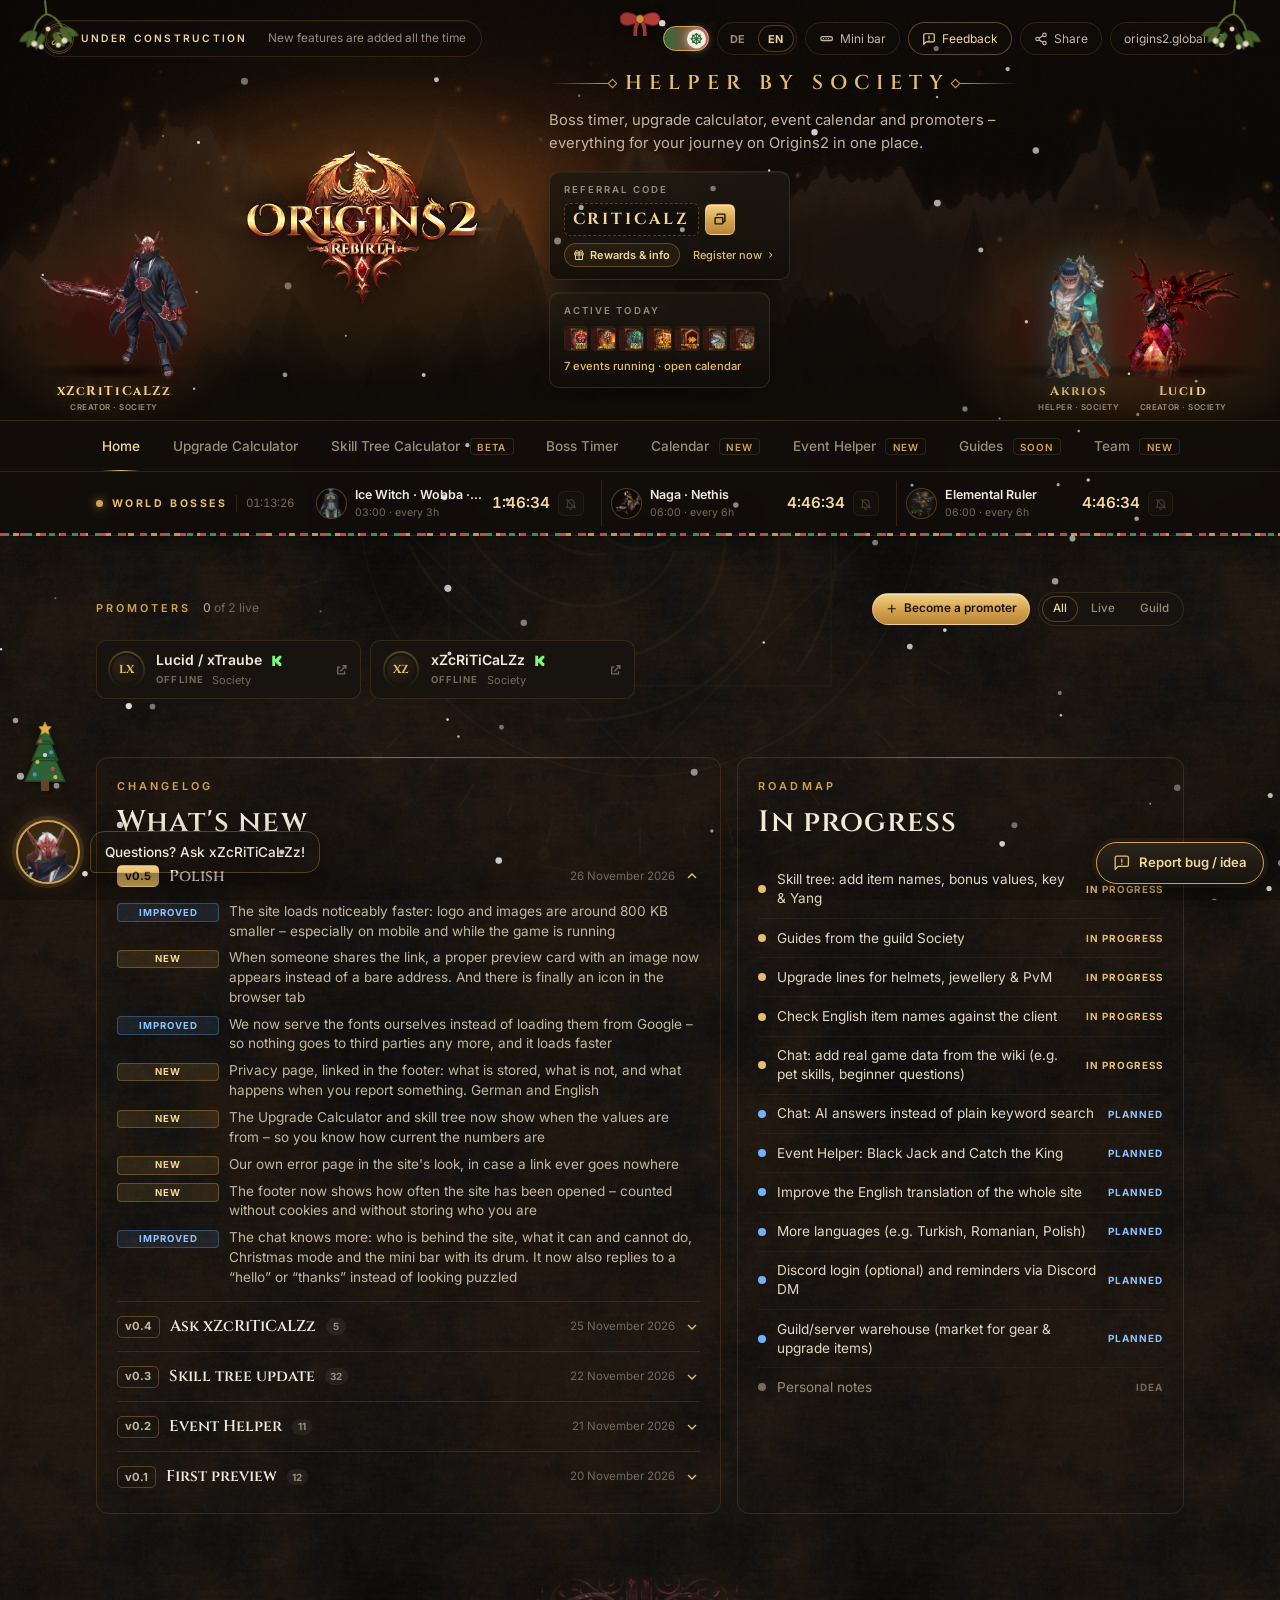
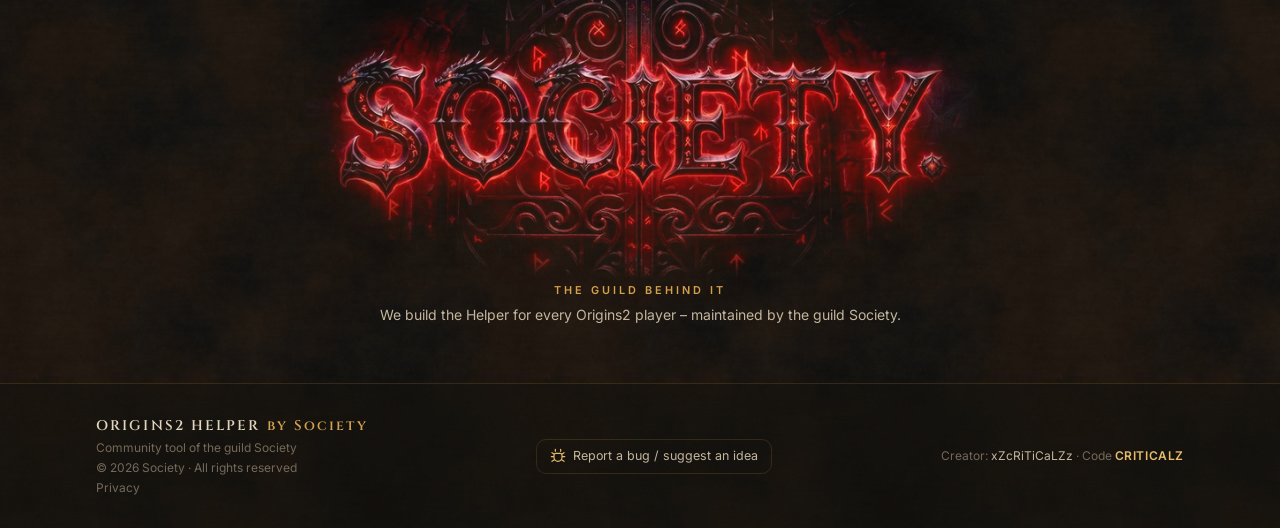
<file: index.html>
<!DOCTYPE html>
<html lang="de">
<head>
  <meta charset="utf-8">
  <meta name="viewport" content="width=device-width, initial-scale=1">
  <title>Origins2 Helper by Society</title>
  <meta name="description" content="Origins2 Helper by Society – Promoter, Upp-Kalkulator, Boss-Ticker und Eventkalender für Origins2.">
  <meta name="theme-color" content="#110d09">
  <link rel="canonical" href="https://society-origins2.github.io/origins2-helper/">

  <!-- Tab-Symbol -->
  <link rel="icon" href="assets/favicon-32.png?v=20261126-6" sizes="32x32" type="image/png">
  <link rel="icon" href="assets/favicon-16.png?v=20261126-6" sizes="16x16" type="image/png">
  <link rel="apple-touch-icon" href="assets/apple-touch-icon.png?v=20261126-6">

  <!-- Vorschaukarte in Discord & Co. (absolute Adressen nötig – bei eigener Domain hier anpassen) -->
  <meta property="og:type" content="website">
  <meta property="og:site_name" content="Origins2 Helper by Society">
  <meta property="og:title" content="Origins2 Helper by Society">
  <meta property="og:description" content="Kostenlose Browser-Tools für Origins2: Upp-Kalkulator, Skilltree, Boss-Timer, Eventkalender, Fischpuzzle und Mini-Fenster über dem Spiel. Deutsch & English.">
  <meta property="og:url" content="https://society-origins2.github.io/origins2-helper/">
  <meta property="og:image" content="https://society-origins2.github.io/origins2-helper/assets/vorschau.jpg">
  <meta property="og:image:width" content="1200">
  <meta property="og:image:height" content="630">
  <meta property="og:locale" content="de_DE">
  <meta property="og:locale:alternate" content="en_US">
  <meta name="twitter:card" content="summary_large_image">

  <link rel="stylesheet" href="css/fonts.css?v=20261126-6">

  <link rel="stylesheet" href="css/tailwind.css?v=20261126-6">
  <link rel="stylesheet" href="css/theme.css?v=20261126-6">
</head>
<body class="min-h-screen bg-ink-950 text-parch-100 font-sans antialiased">

  <!-- ===================== HERO ===================== -->
  <header class="hero relative overflow-hidden border-b border-gold-line">
    <div class="hero-bg" data-banner="assets/hero-bg.jpg" aria-hidden="true"></div>
    <div class="hero-shade" aria-hidden="true"></div>
    <canvas class="hero-embers" id="hero-embers" aria-hidden="true"></canvas>

    <!-- Top bar -->
    <div class="hero-top relative z-10 mx-auto flex max-w-6xl items-center justify-between gap-3 px-5 pt-5 sm:px-8">
      <!-- Hinweis: Seite befindet sich im Aufbau -->
      <div class="wip-sign" role="note">
        <span class="wip-sign-ico" aria-hidden="true">
          <svg viewBox="0 0 24 24" fill="none" stroke="currentColor" stroke-width="1.6" stroke-linecap="round" stroke-linejoin="round">
            <path d="m14 12-8.6 8.6a2.1 2.1 0 0 1-3-3L11 9"/>
            <path d="M17.6 15 22 10.6"/>
            <path d="m20.9 11.7-1.2-1.2a3.2 3.2 0 0 1-1-2.3v-.8l-2.7-2.7a5.6 5.6 0 0 0-3.9-1.6H9l.9.8A6.2 6.2 0 0 1 12 8.4V10l2 2h2.5l2.3 1.9"/>
          </svg>
        </span>
        <span class="wip-sign-title" data-i18n="wipSign.title">Im Aufbau</span>
        <span class="wip-sign-short" data-i18n="wipSign.short">Im Aufbau</span>
        <span class="wip-sign-sep" aria-hidden="true"></span>
        <span class="wip-sign-text" data-i18n="wipSign.text">Es kommen laufend neue Funktionen dazu</span>
      </div>
      <div class="flex items-center gap-2">
        <button type="button" class="xmas-toggle" role="switch" aria-checked="false" data-xmas-toggle data-i18n-attr="title:xmas.toggle;aria-label:xmas.toggle" title="Weihnachtsmodus">
          <span class="xmas-track"><span class="xmas-knob">
            <svg viewBox="0 0 24 24" fill="none" stroke="currentColor" stroke-width="2" stroke-linecap="round" aria-hidden="true"><path d="M12 2v20M12 2 9 5M12 2l3 3M12 22l-3-3M12 22l3-3M2 12h20M2 12l3-3M2 12l3 3M22 12l-3-3M22 12l-3 3M4.9 4.9l14.2 14.2M4.9 4.9l4.1.3M4.9 4.9l.3 4.1M19.1 19.1l-4.1-.3M19.1 19.1l-.3-4.1M19.1 4.9L4.9 19.1M19.1 4.9l-4.1.3M19.1 4.9l-.3 4.1M4.9 19.1l4.1-.3M4.9 19.1l.3-4.1"/></svg>
          </span></span>
        </button>
        <div class="lang-switch" role="group" data-i18n-attr="aria-label:lang.label">
          <button type="button" data-lang="de">DE</button>
          <button type="button" data-lang="en">EN</button>
        </div>
        <button type="button" class="btn-ghost text-xs fp-popout" id="dock-popout" data-i18n-attr="title:dock.openTitle" title="Kleine Leiste, die über dem Spiel schwebt – von dort öffnest du alle Mini-Fenster">
          <svg class="h-3.5 w-3.5" viewBox="0 0 24 24" fill="none" stroke="currentColor" stroke-width="2" stroke-linecap="round" stroke-linejoin="round" aria-hidden="true"><rect x="3" y="9" width="18" height="6" rx="2"/><path d="M7 12h.01M11 12h.01M15 12h.01"/></svg>
          <span data-i18n="dock.open">Mini-Leiste</span>
        </button>
        <button type="button" class="btn-ghost text-xs fb-head-btn hide-xs" data-open-feedback data-i18n-attr="title:fb.open" title="Bug melden / Idee vorschlagen">
          <svg class="h-3.5 w-3.5" viewBox="0 0 24 24" fill="none" stroke="currentColor" stroke-width="2" stroke-linecap="round" stroke-linejoin="round" aria-hidden="true"><path d="M21 15a2 2 0 0 1-2 2H7l-4 4V5a2 2 0 0 1 2-2h14a2 2 0 0 1 2 2Z"/><path d="M12 7v4M12 14h.01"/></svg>
          <span data-i18n="fb.short">Feedback</span>
        </button>
        <button type="button" class="btn-ghost text-xs" id="share-site">
          <svg class="h-3.5 w-3.5" viewBox="0 0 24 24" fill="none" stroke="currentColor" stroke-width="2" aria-hidden="true"><circle cx="18" cy="5" r="3"/><circle cx="6" cy="12" r="3"/><circle cx="18" cy="19" r="3"/><path d="m8.6 13.5 6.8 4M15.4 6.5l-6.8 4"/></svg>
          <span data-i18n="share.btn">Teilen</span>
        </button>
        <a href="https://origins2.global" class="btn-ghost text-xs hide-xs">
          origins2.global
          <svg class="h-3.5 w-3.5" viewBox="0 0 20 20" fill="currentColor" aria-hidden="true"><path d="M11 3h6v6h-2V6.4l-6.3 6.3-1.4-1.4L13.6 5H11V3zM5 5h3v2H5v8h8v-3h2v5H3V5h2z"/></svg>
        </a>
      </div>
    </div>

    <!-- Hero content -->
    <div class="hero-inner relative z-10 mx-auto max-w-6xl px-5 pb-7 pt-3 sm:px-8 sm:pb-8">
      <div class="hero-crew hero-crew-left">
      <a class="hero-creator" href="https://discord.com/users/432306996344258560" target="_blank" rel="noopener" data-i18n-attr="title:creator.discord" title="Auf Discord schreiben">
        <span class="hc-hint">
          <svg viewBox="0 0 24 24" fill="currentColor" aria-hidden="true"><path d="M20.3 4.4A19.6 19.6 0 0 0 15.4 3l-.6 1.3a18 18 0 0 0-5.6 0L8.6 3a19.5 19.5 0 0 0-4.9 1.4C.6 9 0 13.6.3 18.1A19.8 19.8 0 0 0 6.3 21l1.3-2a12.6 12.6 0 0 1-2-1l.5-.4a14 14 0 0 0 11.8 0l.5.4c-.6.4-1.3.7-2 1l1.3 2a19.7 19.7 0 0 0 6-3c.4-5.2-.7-9.8-3.4-13.6ZM8.7 15.3c-1.2 0-2.1-1-2.1-2.3s.9-2.3 2.1-2.3 2.2 1 2.1 2.3c0 1.3-.9 2.3-2.1 2.3Zm6.6 0c-1.2 0-2.1-1-2.1-2.3s.9-2.3 2.1-2.3 2.2 1 2.1 2.3c0 1.3-.9 2.3-2.1 2.3Z"/></svg>
          <span data-i18n="creator.discord">Auf Discord schreiben</span>
        </span>
        <img src="assets/creator.webp" alt="Charakter von xZcRiTiCaLZz">
        <span class="hc-cap"><span class="hc-name">xZcRiTiCaLZz</span><span class="hc-role" data-i18n="creator.role">Creator · Society</span></span>
      </a>
      </div>
      <div class="hero-crew hero-crew-right">
      <div class="hero-creator hc-3">
        <img src="assets/team/akrios.png" alt="Charakter von Akrios">
        <span class="hc-cap"><span class="hc-name">Akrios</span><span class="hc-role" data-i18n="creator.helperRole">Helper · Society</span></span>
      </div>
      <a class="hero-creator hc-2" href="https://kick.com/drtraube" target="_blank" rel="noopener" data-i18n-attr="title:creator.kick" title="Zum Kick-Kanal">
        <span class="hc-hint hc-hint-kick"><span data-i18n="creator.kick">Zum Kick-Kanal</span></span>
        <img src="assets/team/lucid.png" alt="Charakter von Lucid / xTraube">
        <span class="hc-cap"><span class="hc-name">Lucid</span><span class="hc-role" data-i18n="creator.role">Creator · Society</span></span>
      </a>

      </div>
      <div class="hero-grid">
        <div class="hero-logo-wrap">
          <a href="https://origins2.global" class="hero-logo-link" data-i18n-attr="title:hero.logoLink;aria-label:hero.logoLink" title="Zur Origins2-Webseite">
            <img src="assets/origins2-logo.webp" alt="Origins2 Rebirth" class="hero-logo" data-fallback="origins2">
          </a>
        </div>

        <div class="hero-text">
          <div class="hero-title-row">
            <span class="ornament-line"></span>
            <p class="font-display text-sm font-semibold uppercase tracking-[0.35em] text-gold-300 hero-kick">Helper by Society</p>
            <span class="ornament-line flip"></span>
          </div>
          <p class="hero-tagline" data-i18n="hero.tagline">Boss-Timer, Upp-Kalkulator, Eventkalender und Promoter – alles für deinen Weg auf Origins2 an einem Ort.</p>

          <div class="hero-cards">
            <div class="ref-mini">
              <p class="ref-mini-label" data-i18n="ref.label">Referral-Code</p>
              <div class="mt-1.5 flex items-center gap-1.5">
                <span class="ref-mini-code font-display" id="ref-code">CRITICALZ</span>
                <button type="button" class="ref-mini-btn" id="copy-ref" data-copy="CRITICALZ" aria-label="Code kopieren" title="Code kopieren" data-i18n-attr="aria-label:ref.copy;title:ref.copy">
                  <svg class="h-3.5 w-3.5" viewBox="0 0 20 20" fill="currentColor" aria-hidden="true"><path d="M7 2h9a2 2 0 0 1 2 2v9a2 2 0 0 1-2 2h-1v-2h1V4H7v1H5V4a2 2 0 0 1 2-2zM4 7h9a2 2 0 0 1 2 2v7a2 2 0 0 1-2 2H4a2 2 0 0 1-2-2V9a2 2 0 0 1 2-2zm0 2v7h9V9H4z"/></svg>
                  <span data-label class="sr-only">Kopieren</span>
                </button>
              </div>
              <div class="ref-links">
                <button type="button" class="ref-info-btn" data-open-ref>
                  <svg viewBox="0 0 24 24" fill="none" stroke="currentColor" stroke-width="2" stroke-linecap="round" stroke-linejoin="round" aria-hidden="true"><rect x="3" y="8" width="18" height="4" rx="1"/><path d="M12 8v13M19 12v9H5v-9M7.5 8a2.5 2.5 0 0 1 0-5C11 3 12 8 12 8s1-5 4.5-5a2.5 2.5 0 0 1 0 5"/></svg>
                  <span data-i18n="ri.open">Vorteile &amp; Infos</span>
                </button>
                <a href="https://origins2.global/users/register#content-wrap" class="inline-flex items-center gap-1 text-[11px] font-medium text-gold-300 hover:text-gold-200">
                  <span data-i18n="ref.register">Jetzt registrieren</span>
                  <svg class="h-2.5 w-2.5" viewBox="0 0 20 20" fill="currentColor" aria-hidden="true"><path d="M7.3 4.3 13 10l-5.7 5.7-1.4-1.4L10.2 10 5.9 5.7z"/></svg>
                </a>
              </div>
            </div>

            <a href="#kalender" class="today-card" id="today-card">
              <p class="ref-mini-label" data-i18n="today.title">Heute aktiv</p>
              <div class="today-icons" id="today-icons"></div>
              <p class="today-more" id="today-more"></p>
            </a>
          </div>
        </div>
      </div>
    </div>

  </header>

  <!-- ===================== TABS + LIVE-LEISTE (bleiben oben stehen) ===================== -->
  <div class="topbar">
    <nav class="tabs-bar" aria-label="Bereiche" data-i18n-attr="aria-label:nav.label">
      <div class="mx-auto flex max-w-6xl gap-1 overflow-x-auto px-3 sm:px-6 no-scrollbar" role="tablist">
        <a class="tab" href="#uebersicht" data-tab="uebersicht" data-i18n="tab.overview">Home</a>
        <a class="tab" href="#upp-rechner" data-tab="upp-rechner" data-i18n="tab.upp">Upp-Kalkulator</a>
        <a class="tab" href="#skilltree" data-tab="skilltree"><span data-i18n="tab.skill">Skilltree-Kalkulator</span> <em data-i18n="beta">Beta</em></a>
        <a class="tab" href="#bosse" data-tab="bosse" data-i18n="tab.bosses">Boss-Timer</a>
        <a class="tab" href="#kalender" data-tab="kalender"><span data-i18n="tab.calendar">Kalender</span> <em data-i18n="new">Neu</em></a>
        <a class="tab" href="#event-helper" data-tab="event-helper"><span data-i18n="tab.games">Event-Helper</span> <em data-i18n="new">Neu</em></a>
        <a class="tab" href="#guides" data-tab="guides"><span data-i18n="tab.guides">Guides</span> <em data-i18n="soon">Bald</em></a>
        <a class="tab" href="#team" data-tab="team"><span data-i18n="tab.team">Team</span> <em data-i18n="new">Neu</em></a>
      </div>
    </nav>

    <div class="ticker" role="region" aria-label="Nächste Weltbosse" data-i18n-attr="aria-label:ticker.label">
    <div class="mx-auto flex max-w-6xl items-center gap-3 px-5 sm:px-8">
      <div class="ticker-head">
        <span class="ticker-dot" aria-hidden="true"></span>
        <span class="ticker-title" data-i18n="ticker.title">Weltbosse</span>
        <span class="ticker-clock tabular-nums" title="Aktuelle Serverzeit" data-i18n-attr="title:ticker.clock"><span id="server-clock">--:--:--</span></span>
      </div>
      <div id="ticker-list" class="ticker-list no-scrollbar"></div>
    </div>
  </div>
  </div>

  <!-- ===================== MAIN ===================== -->
  <main class="mx-auto max-w-6xl px-5 py-10 sm:px-8 sm:py-14">

    <!-- ========== VIEW: Übersicht ========== -->
    <div class="view" data-view="uebersicht">

    <!-- Promoter -->
    <section aria-labelledby="promoter-title">
      <div class="flex flex-wrap items-center justify-between gap-3">
        <div class="flex items-baseline gap-3">
          <h2 id="promoter-title" class="eyebrow" data-i18n="promoter.title">Promoter</h2>
          <p class="text-xs text-parch-500" id="live-line"></p>
        </div>
        <div class="flex flex-wrap items-center gap-2">
        <button type="button" class="btn-apply" data-open-apply>
          <svg viewBox="0 0 24 24" fill="none" stroke="currentColor" stroke-width="2" aria-hidden="true"><path d="M12 5v14M5 12h14"/></svg>
          <span data-i18n="apply.open">Promoter werden</span>
        </button>
        <div class="chips chips-sm" role="tablist" aria-label="Filter" id="promoter-filter">
          <button type="button" class="chip is-active" data-filter="all" data-i18n="filter.all">Alle</button>
          <button type="button" class="chip" data-filter="live" data-i18n="filter.live">Live</button>
          <button type="button" class="chip" data-filter="guild" data-i18n="filter.guild">Gilde</button>
        </div>
        </div>
      </div>

      <div id="promoter-list" class="promoter-strip mt-3 no-scrollbar"></div>
      <p id="promoter-empty" class="mt-3 hidden rounded-lg border border-gold-line bg-ink-900 px-4 py-3 text-center text-xs text-parch-400" data-i18n="promoter.empty">Gerade ist niemand aus dieser Gruppe live.</p>
    </section>

    <!-- Neuigkeiten & In Arbeit -->
    <section class="mt-14 grid gap-4 lg:grid-cols-[1.4fr_1fr]" aria-label="Changelog">
      <div class="panel p-5">
        <p class="eyebrow" data-i18n="cl.eyebrow">Changelog</p>
        <h2 class="section-title" data-i18n="cl.title">Neuigkeiten</h2>
        <ol id="changelog-list" class="cl-list mt-4"></ol>
      </div>
      <div class="panel p-5">
        <p class="eyebrow" data-i18n="rm.eyebrow">Roadmap</p>
        <h2 class="section-title" data-i18n="rm.title">In Arbeit</h2>
        <ul id="roadmap-list" class="rm-list mt-4"></ul>
      </div>
    </section>

    <!-- Gilde -->
    <section class="guild-free mt-16" aria-labelledby="guild-title">
      <img src="assets/society-logo.webp" alt="Gilde Society" class="guild-logo" loading="lazy" data-i18n-attr="alt:guild.alt">
      <h2 id="guild-title" class="eyebrow mt-1" data-i18n="guild.eyebrow">Die Gilde dahinter</h2>
      <p class="mt-1.5 text-sm leading-relaxed text-parch-300" data-i18n="guild.text">Wir bauen den Helper für alle Origins2-Spieler – gepflegt von der Gilde Society.</p>
    </section>
    </div>

    <!-- ========== VIEW: Boss-Timer ========== -->
    <div class="view" data-view="bosse" hidden>
    <!-- Boss-Timer -->
    <section aria-labelledby="boss-title">
      <div class="flex flex-wrap items-end justify-between gap-3">
        <div>
          <p class="eyebrow" data-i18n="boss.eyebrow">Live-Countdown</p>
          <h2 id="boss-title" class="section-title" data-i18n="boss.title">Boss-Timer</h2>
        </div>
        <div class="upp-title-side">
          <p class="text-xs text-parch-500" data-i18n-html="boss.note">Alle Zeiten in Serverzeit · <span class="text-parch-300">Glocke</span> = Ton 5 Min vorher und beim Spawn</p>
          <!-- nur am PC: alle Bosse als schmale Leiste über dem Spiel -->
          <button type="button" id="boss-popout" class="btn-ghost-sq fp-popout" data-i18n-attr="title:boss.popoutTitle" title="Alle Bosse als schmale Leiste über dem Spiel">
            <svg viewBox="0 0 24 24" fill="none" stroke="currentColor" stroke-width="1.8" stroke-linecap="round" stroke-linejoin="round" aria-hidden="true"><rect x="3" y="4" width="18" height="14" rx="2"/><rect x="5.5" y="12.5" width="13" height="3.5" rx="1" fill="currentColor" fill-opacity=".25"/></svg>
            <span data-i18n="fp.popout">Mini-Fenster</span>
          </button>
        </div>
      </div>

      <h3 class="sub-title mt-6" data-i18n="boss.world">Weltbosse</h3>
      <div id="boss-world" class="mt-3 grid gap-4 md:grid-cols-3"></div>

      <h3 class="sub-title mt-8" data-i18n="boss.map">Map-Bosse</h3>
      <div id="boss-map" class="mt-3 grid gap-4 sm:grid-cols-2 lg:grid-cols-4"></div>
    </section>

    </div>

    <!-- ========== VIEW: Upp-Kalkulator ========== -->
    <div class="view" data-view="upp-rechner" hidden>
      <section aria-labelledby="upp-title">
        <div class="flex flex-wrap items-end justify-between gap-3">
          <div>
            <p class="eyebrow" data-i18n="upp.eyebrow">Materialrechner</p>
            <h2 id="upp-title" class="section-title" data-i18n="upp.title">Upp-Kalkulator</h2>
          </div>
          <div class="upp-title-side">
            <p class="text-xs text-parch-500" data-i18n="upp.note">Simulation mit 10.000 Durchläufen · Werte aus dem Ingame-Wiki</p>
            <!-- nur am PC: Rechner als kleines Fenster über dem Spiel -->
            <button type="button" id="upp-popout" class="btn-ghost-sq fp-popout" data-i18n-attr="title:upp.popoutTitle" title="Als kleines Fenster öffnen, das über dem Spiel schwebt">
              <svg viewBox="0 0 24 24" fill="none" stroke="currentColor" stroke-width="1.8" stroke-linecap="round" stroke-linejoin="round" aria-hidden="true"><rect x="3" y="4" width="18" height="14" rx="2"/><rect x="11.5" y="10" width="7" height="5.5" rx="1" fill="currentColor" fill-opacity=".25"/></svg>
              <span data-i18n="fp.popout">Mini-Fenster</span>
            </button>
          </div>
        </div>

        <!-- Eingaben -->
        <div class="panel mt-6 p-4 sm:p-5">
          <div class="upp-filters">
            <div class="uf-row">
              <span class="field-label" data-i18n="upp.cat">Kategorie</span>
              <div class="seg seg-cat" role="radiogroup" data-i18n-attr="aria-label:upp.cat">
                <label><input type="radio" name="upp-cat" value="pvp" checked><span>PvP</span></label>
                <label><input type="radio" name="upp-cat" value="pvm"><span>PvM</span></label>
              </div>
            </div>
            <div class="uf-row">
              <span class="field-label" data-i18n="upp.slot">Ausrüstung</span>
              <div class="chips chips-sm chips-wrap" id="upp-slots"></div>
            </div>
            <div class="uf-row" id="upp-class-row">
              <span class="field-label" data-i18n="upp.class">Klasse</span>
              <div class="chips chips-sm chips-wrap" id="upp-classes"></div>
              <span class="uf-hint" id="upp-class-hint" data-i18n="upp.allClasses">für alle Klassen</span>
            </div>
          </div>
          <div class="grid gap-4 md:grid-cols-[1.1fr_1fr_1fr]">
            <label class="field">
              <span class="field-label" data-i18n="upp.line">Upp-Reihe</span>
              <select id="upp-line" class="field-input"></select>
            </label>
            <label class="field">
              <span class="field-label" data-i18n="upp.from">Start</span>
              <select id="upp-from" class="field-input"></select>
            </label>
            <label class="field">
              <span class="field-label" data-i18n="upp.to">Ziel</span>
              <select id="upp-to" class="field-input"></select>
            </label>
          </div>

          <!-- Material-Auswahl pro Stufe (Standard / Enigma), wird von upp.js gefüllt -->
          <div id="upp-alt" class="upp-alt" hidden></div>

          <div id="upp-chain" class="chain mt-5 no-scrollbar"></div>
        </div>

        <!-- Ergebnis -->
        <div id="upp-result" class="mt-4"></div>
        <p class="data-stand" data-stand hidden></p>
      </section>
    </div>

    <!-- ========== VIEW: Kalender ========== -->
    <div class="view" data-view="kalender" hidden>
      <section aria-labelledby="cal-title">
        <div class="flex flex-wrap items-end justify-between gap-3">
          <div>
            <p class="eyebrow" data-i18n="cal.eyebrow2">Server-Events</p>
            <h2 id="cal-title" class="section-title" data-i18n="cal.title">Eventkalender</h2>
          </div>
          <p class="text-xs text-parch-500" data-i18n-html="cal.note">Serverzeit · <span class="text-parch-300">Glocke</span> = Ton zum Start (solange die Seite offen ist)</p>
        </div>

        <div id="cal-perm" class="perm-row mt-5"></div>

        <!-- Werkzeugleiste -->
        <div class="cal-toolbar panel mt-4">
          <div class="cal-nav">
            <button type="button" class="cal-navbtn" data-cal-nav="prev" aria-label="‹">‹</button>
            <span id="cal-label" class="cal-label"></span>
            <button type="button" class="cal-navbtn" data-cal-nav="next" aria-label="›">›</button>
            <button type="button" class="btn-ghost text-xs" data-cal-nav="today" data-i18n="cal.today">Heute</button>
          </div>
          <div class="flex flex-wrap items-center gap-2">
            <div class="chips chips-sm">
              <button type="button" class="chip is-active" data-cal-view="month" data-i18n="cal.month">Monat</button>
              <button type="button" class="chip" data-cal-view="week" data-i18n="cal.week">Woche</button>
            </div>
          </div>
        </div>

        <div class="cal-layout mt-4">
          <div id="cal-main" class="panel cal-main"></div>
          <aside id="cal-day" class="panel cal-day"></aside>
        </div>
      </section>
    </div>
    <!-- ========== VIEW: Skilltree ========== -->
    <div class="view" data-view="skilltree" hidden>
      <section aria-labelledby="st-title">
        <div class="flex flex-wrap items-end justify-between gap-3 st-titlerow">
          <div>
            <p class="eyebrow" data-i18n="st.eyebrow">Fertigkeitsbaumsystem</p>
            <h2 id="st-title" class="section-title" data-i18n="skill.title">Skilltree-Kalkulator</h2>
          </div>
          <!-- nur am PC: Skilltree als kleines Fenster über dem Spiel -->
          <button type="button" id="st-popout" class="btn-ghost-sq fp-popout st-popout" data-i18n-attr="title:upp.popoutTitle" title="Als kleines Fenster öffnen, das über dem Spiel schwebt">
            <svg viewBox="0 0 24 24" fill="none" stroke="currentColor" stroke-width="1.8" stroke-linecap="round" stroke-linejoin="round" aria-hidden="true"><rect x="3" y="4" width="18" height="14" rx="2"/><rect x="11.5" y="10" width="7" height="5.5" rx="1" fill="currentColor" fill-opacity=".25"/></svg>
            <span data-i18n="fp.popout">Mini-Fenster</span>
          </button>
        </div>
        <div class="wip-note mt-3"><span class="wip-badge" data-i18n="beta">Beta</span><p data-i18n="st.wip">Noch in Arbeit: Einige Werte, Voraussetzungen und Namen fehlen noch oder können falsch sein. Bitte die Liste im Spiel gegenchecken – Fehler gerne an uns auf Discord melden.</p></div>
        <p class="mt-3 max-w-2xl text-sm text-parch-400" data-i18n="st.intro">Tippe in jedem Zweig auf dein Ziel – die Zweige lassen sich kombinieren. Der Baum füllt sich bis dorthin und du siehst alle Items, die du brauchst.</p>
        <div class="st-wrap mt-5">
          <button type="button" class="st-treebar" id="st-treebar" aria-controls="st-svg"></button>
          <div class="st-tree panel">
            <svg id="st-svg" viewBox="15 20 415 300" role="group" aria-labelledby="st-title"></svg>
            <div id="st-legend" class="st-legend"></div>
            <ul class="st-rules">
              <li data-i18n="st.rule1">Boni werden von unten nach oben in fester Reihenfolge freigeschaltet – nichts kann übersprungen werden.</li>
              <li data-i18n="st.rule2">Zweig II (PvP) braucht aus Zweig I nur Stufe 1 (TP-Spot).</li>
              <li data-i18n="st.rule3">Zweig III (Yohara) braucht Zweig I vollständig.</li>
            </ul>
          </div>
          <div id="st-result" class="st-result panel"></div>
          <p class="data-stand" data-stand hidden></p>
        </div>
      </section>
    </div>

    <!-- ========== VIEW: Event-Helper ========== -->
    <div class="view" data-view="event-helper" hidden>
      <section aria-labelledby="mg-title">
        <p class="eyebrow" data-i18n="mg.eyebrow">Events &amp; Minispiele</p>
        <h2 id="mg-title" class="section-title" data-i18n="mg.title">Event-Helper</h2>
        <p class="mt-1 max-w-2xl text-sm text-parch-400" data-i18n="mg.intro">Helfer für die Event-Minispiele auf Origins2 – du gibst ein, was du im Spiel siehst, und bekommst den besten Zug.</p>
        <div class="mg-nav mt-5" role="list">
          <span class="mg-chip is-active" role="listitem">🎣 <span data-i18n="fp.title">Fischpuzzle</span></span>
          <span class="mg-chip is-soon" role="listitem">🃏 Black Jack <em data-i18n="soon">Bald</em></span>
          <span class="mg-chip is-soon" role="listitem">👑 Catch the King <em data-i18n="soon">Bald</em></span>
        </div>

        <div id="fp-root" class="fp-wrap mt-5">
          <div class="fp-main panel">
            <div class="fp-head">
              <div>
                <h3 class="font-display text-xl font-semibold text-parch-100" data-i18n="fp.title">Fischpuzzle</h3>
                <p class="mt-0.5 text-xs text-parch-400" data-i18n="fp.sub">6×4 Felder · jedes Teil zählt als Versuch – auch wenn du es wegwirfst</p>
              </div>
              <div class="fp-head-btns">
                <button type="button" id="fp-popout" class="btn-ghost-sq fp-popout" data-i18n-attr="title:fp.popoutTitle" title="Als kleines Fenster öffnen, das über dem Spiel schwebt">
                  <svg viewBox="0 0 24 24" fill="none" stroke="currentColor" stroke-width="1.8" stroke-linecap="round" stroke-linejoin="round" aria-hidden="true"><rect x="3" y="4" width="18" height="14" rx="2"/><rect x="11.5" y="10" width="7" height="5.5" rx="1" fill="currentColor" fill-opacity=".25"/></svg>
                  <span data-i18n="fp.popout">Mini-Fenster</span>
                </button>
                <button type="button" id="fp-undo" class="btn-ghost-sq" data-i18n="fp.undo">Rückgängig</button>
                <button type="button" id="fp-reset" class="btn-ghost-sq" data-i18n="fp.reset">Neues Puzzle</button>
              </div>
            </div>
            <div class="fp-stats">
              <span><em data-i18n="fp.attempts">Versuche</em><b id="fp-used">0</b></span>
              <span><em data-i18n="fp.freeCells">Freie Felder</em><b id="fp-free">24</b></span>
              <span><em data-i18n="fp.bestChest">Beste Truhe möglich</em><b id="fp-tier" class="fp-tier">L</b></span>
              <span class="fp-luxbox"><em data-i18n="fp.luxBoxes">Luxus-Truhen</em>
                <span class="fp-stepper"><button type="button" id="fp-lux-minus" aria-label="−">−</button><b id="fp-lux">0</b><button type="button" id="fp-lux-plus" aria-label="+">+</button></span></span>
            </div>
            <div id="fp-board" class="fp-board" role="grid" aria-label="Fischpuzzle"></div>
            <p class="fp-pick-label" data-i18n="fp.pickLabel">Welches Teil kam aus der Truhe?</p>
            <div id="fp-pieces" class="fp-pieces"></div>
          </div>
          <aside class="fp-side panel">
            <div id="fp-advice" class="fp-advice" aria-live="polite"></div>
            <div class="fp-rules">
              <p class="fp-rules-title" data-i18n="fp.rulesTitle">Truhen</p>
              <ul>
                <li><b>L</b> <span data-i18n="fp.ruleL">bis 10 Versuche</span></li>
                <li><b>M</b> <span data-i18n="fp.ruleM">11 – 24 Versuche</span></li>
                <li><b>S</b> <span data-i18n="fp.ruleS">ab 25 Versuchen</span></li>
              </ul>
              <p class="fp-rules-note" data-i18n="fp.rulesNote">Die Grenzen sind von Metin2 übernommen – für Origins2 prüfen wir sie noch. Die Chancen sind exakt berechnet: Der Helfer geht alle möglichen Teile durch, die noch kommen können.</p>
            </div>
          </aside>
        </div>
      </section>
    </div>

    <!-- ========== VIEW: Guides ========== -->
    <div class="view" data-view="guides" hidden>
      <section class="soon-view panel">
        <div class="icon-tile mx-auto">
          <svg viewBox="0 0 24 24" fill="none" stroke="currentColor" stroke-width="1.6" aria-hidden="true"><path d="M4 5.5A2.5 2.5 0 0 1 6.5 3H20v15H6.5A2.5 2.5 0 0 0 4 20.5v-15Z"/><path d="M4 20.5A2.5 2.5 0 0 0 6.5 23H20v-5M8 7h8M8 11h6"/></svg>
        </div>
        <p class="eyebrow mt-5" data-i18n="cal.eyebrow">In Arbeit</p>
        <h2 class="section-title" data-i18n="guides.title">Guides</h2>
        <p class="mx-auto mt-2 max-w-md text-sm leading-relaxed text-parch-400" data-i18n="guides.text">Anleitungen und Tipps der Gilde Society – vom Einstieg bis zum Endgame.</p>
      </section>
    </div>
    <!-- ========== VIEW: Team ========== -->
    <div class="view" data-view="team" hidden>    
    <section aria-labelledby="team-title">
      <div class="flex flex-wrap items-end justify-between gap-3">
        <div>
          <p class="eyebrow" data-i18n="team.eyebrow">Hinter dem Helper</p>
          <h2 id="team-title" class="section-title" data-i18n="team.title">Das Team</h2>
        </div>
        <p class="text-xs text-parch-500" data-i18n="team.note">Alle, die am Origins2 Helper mitwirken – danke!</p>
      </div>
      <div id="team-list" class="team-grid mt-5"></div>
      <!-- Mithelfen ohne Bewerbung: Übersetzer-Tool (uebersetzen/) -->
      <a href="uebersetzen/index.html" class="tr-teaser panel mt-5">
        <span class="icon-tile"><svg viewBox="0 0 24 24" fill="none" stroke="currentColor" stroke-width="2" stroke-linecap="round" stroke-linejoin="round" aria-hidden="true"><path d="m5 8 6 6M4 14l6-6 2-3M2 5h12M7 2h1M22 22l-5-10-5 10M14 18h6"/></svg></span>
        <span class="tr-teaser-text"><b data-i18n="trt.title">Item-Namen übersetzen</b>
          <span data-i18n="trt.text">Hilf auch ohne Bewerbung: Namen im Spiel nachschauen, eintragen, fertige Datei an uns schicken.</span></span>
        <span class="tr-teaser-go" data-i18n="trt.go">Zum Übersetzer</span>
      </a>
    </section>
    </div>
  </main>

  <!-- ===================== FOOTER ===================== -->
  <footer class="border-t border-gold-line bg-ink-900/60">
    <div class="mx-auto flex max-w-6xl flex-col items-center gap-4 px-5 py-8 text-center sm:flex-row sm:justify-between sm:text-left sm:px-8">
      <div>
        <p class="font-display text-sm font-semibold tracking-[0.15em] text-parch-200">ORIGINS2 HELPER <span class="text-gold-400">by Society</span></p>
        <p class="mt-1 text-xs text-parch-500" data-i18n="footer.tool">Community-Tool der Gilde Society</p>
        <p class="mt-1 text-xs text-parch-500" data-i18n="footer.rights">© 2026 Society · Alle Rechte vorbehalten</p>
        <p class="mt-1 text-xs"><a href="datenschutz/" class="text-parch-500 underline decoration-dotted underline-offset-2 hover:text-gold-300" data-i18n="footer.privacy">Datenschutz</a></p>
        <p id="visitor-count" class="visitor-count mt-2" hidden><svg viewBox="0 0 24 24" fill="none" stroke="currentColor" stroke-width="1.8" aria-hidden="true"><path d="M2 12s3.6-7 10-7 10 7 10 7-3.6 7-10 7S2 12 2 12Z"/><circle cx="12" cy="12" r="3"/></svg><b>0</b> <span data-i18n="visitors.label">Besucher bisher</span></p>
      </div>
      <button type="button" class="fb-footer-btn" data-open-feedback>
        <svg viewBox="0 0 24 24" fill="none" stroke="currentColor" stroke-width="1.8" stroke-linecap="round" stroke-linejoin="round" aria-hidden="true"><path d="M8 2v3M16 2v3M9 8h6a3 3 0 0 1 3 3v3a6 6 0 0 1-12 0v-3a3 3 0 0 1 3-3ZM6 13H2M22 13h-4M6 18l-3 2M18 18l3 2M6 9 3 7M18 9l3-2"/></svg>
        <span data-i18n="fb.open">Bug melden / Idee vorschlagen</span></button>
      <p class="text-xs text-parch-500">Creator: <span class="text-parch-300" data-runner-egg>xZcRiTiCaLZz</span> · Code <span class="font-semibold tracking-wider text-gold-300">CRITICALZ</span></p>
    </div>
  </footer>


  <!-- ===================== BUGS & VORSCHLÄGE (js/feedback.js) ===================== -->
  <!-- Bug/Idee-Karte rechts im freien Rand (nur auf breiten Bildschirmen, sonst schwebender Knopf) -->
  <aside class="fb-side panel" aria-labelledby="fb-side-title">
    <p class="eyebrow" data-i18n="fb.sideEyebrow">Beta · im Aufbau</p>
    <h2 id="fb-side-title" class="fb-side-title" data-i18n="fb.sideTitle">Hilf mit!</h2>
    <p class="fb-side-text" data-i18n="fb.sideText">Fehler gefunden oder eine Idee? Sag es uns – jede Meldung landet direkt bei uns auf Discord.</p>
    <button type="button" class="btn-gold py-2.5 w-full justify-center" data-open-feedback="bug">
      <svg class="h-4 w-4" viewBox="0 0 24 24" fill="none" stroke="currentColor" stroke-width="2" stroke-linecap="round" stroke-linejoin="round" aria-hidden="true"><path d="M8 2v3M16 2v3M9 8h6a3 3 0 0 1 3 3v3a6 6 0 0 1-12 0v-3a3 3 0 0 1 3-3ZM6 13H2M22 13h-4M6 18l-3 2M18 18l3 2M6 9 3 7M18 9l3-2"/></svg>
      <span data-i18n="fb.sideBug">Bug melden</span></button>
    <button type="button" class="btn-ghost-sq w-full justify-center mt-2" data-open-feedback="idea">
      <svg class="h-4 w-4" viewBox="0 0 24 24" fill="none" stroke="currentColor" stroke-width="2" stroke-linecap="round" stroke-linejoin="round" aria-hidden="true"><path d="M9 18h6M10 22h4M12 2a7 7 0 0 0-4 12.7V16h8v-1.3A7 7 0 0 0 12 2Z"/></svg>
      <span data-i18n="fb.sideIdea">Idee vorschlagen</span></button>
    <p class="fb-side-note" data-i18n="fb.sideNote">Was umgesetzt wird, siehst du im Changelog.</p>
    <div class="fb-side-helper">
      <p class="fb-side-helper-text" data-i18n="fb.sideHelper">Lust, öfter mitzuhelfen? Testen, Daten sammeln, übersetzen – jeder Helfer wird im Team verewigt.</p>
      <button type="button" class="fb-side-helper-btn" data-open-helper>
        <svg viewBox="0 0 24 24" fill="none" stroke="currentColor" stroke-width="2" stroke-linecap="round" stroke-linejoin="round" aria-hidden="true"><circle cx="9" cy="8" r="3.5"/><path d="M2.5 20a6.5 6.5 0 0 1 13 0M19 8v6M16 11h6"/></svg>
        <span data-i18n="fb.sideHelperBtn">Helfer werden</span></button>
      <a href="uebersetzen/index.html" class="fb-side-helper-btn fb-side-tr"><svg viewBox="0 0 24 24" fill="none" stroke="currentColor" stroke-width="2" stroke-linecap="round" stroke-linejoin="round" aria-hidden="true"><path d="m5 8 6 6M4 14l6-6 2-3M2 5h12M7 2h1M22 22l-5-10-5 10M14 18h6"/></svg>
        <span data-i18n="trt.title">Item-Namen übersetzen</span></a>
    </div>
  </aside>
  <button type="button" class="fb-float" data-open-feedback data-i18n-attr="title:fb.open;aria-label:fb.open" title="Bug melden / Idee vorschlagen">
    <svg viewBox="0 0 24 24" fill="none" stroke="currentColor" stroke-width="1.8" stroke-linecap="round" stroke-linejoin="round" aria-hidden="true"><path d="M21 15a2 2 0 0 1-2 2H7l-4 4V5a2 2 0 0 1 2-2h14a2 2 0 0 1 2 2Z"/><path d="M12 7v4M12 14h.01"/></svg>
    <span data-i18n="fb.float">Bug / Idee melden</span>
  </button>
  <div id="feedback-dialog" class="modal" hidden role="dialog" aria-modal="true" aria-labelledby="feedback-title">
    <div class="modal-card panel">
      <button type="button" class="modal-x" data-close-feedback aria-label="×">×</button>
      <p class="eyebrow" data-i18n="fb.eyebrow">Hilf uns besser zu werden</p>
      <h2 id="feedback-title" class="section-title" data-i18n="fb.title">Bug melden oder Idee vorschlagen</h2>
      <p class="mt-1 text-sm text-parch-400" data-i18n="fb.intro">Etwas funktioniert nicht oder dir fehlt etwas? Schreib es uns – es landet direkt bei uns auf Discord.</p>

      <form id="feedback-form" class="apply-form mt-5" novalidate>
        <div class="grid gap-3 sm:grid-cols-2">
          <div class="field sm:col-span-2"><span class="field-label" data-i18n="fb.type">Art</span>
            <div class="seg fb-type" role="radiogroup" data-i18n-attr="aria-label:fb.type">
              <label><input type="radio" name="fb-type" value="bug" checked><span data-i18n="fb.bug">Bug / Fehler</span></label>
              <label><input type="radio" name="fb-type" value="idea"><span data-i18n="fb.idea">Verbesserungsvorschlag</span></label>
            </div></div>
          <label class="field"><span class="field-label" data-i18n="fb.area">Bereich</span>
            <select id="fb-area" class="field-input"></select></label>
          <label class="field"><span class="field-label" data-i18n="fb.discord">Discord-Name (optional)</span>
            <input id="fb-discord" class="field-input text" maxlength="40" autocomplete="off" data-i18n-attr="placeholder:fb.discordEx" placeholder="für Rückfragen"></label>
          <label class="field sm:col-span-2"><span class="field-label" data-i18n="fb.text">Beschreibung</span>
            <textarea id="fb-text" class="field-input text area" maxlength="1500" rows="5" required data-i18n-attr="placeholder:fb.textEx" placeholder="Was ist passiert? Was hättest du erwartet?"></textarea></label>
          <div class="field sm:col-span-2"><span class="field-label" data-i18n="fb.shot">Screenshot (optional)</span>
            <label id="fb-shot-preview" class="shot-drop" for="fb-shot"></label>
            <input id="fb-shot" type="file" accept="image/*" class="sr-only"></div>
        </div>
        <p class="mt-2 text-xs text-parch-500" data-i18n="fb.autoInfo">Seite, Browser und Bildschirmgröße werden automatisch mitgeschickt.</p>
        <input id="fb-website" class="hp" tabindex="-1" autocomplete="off" aria-hidden="true">
        <p id="feedback-error" class="apply-error" role="alert"></p>
        <div class="mt-4 flex flex-wrap items-center justify-end gap-2">
          <button type="button" class="btn-ghost-sq" data-close-feedback data-i18n="apply.cancel">Abbrechen</button>
          <button type="submit" class="btn-gold py-2.5" id="feedback-submit" data-i18n="fb.send">Absenden</button>
        </div>
      </form>

      <div id="feedback-done" class="apply-done" hidden>
        <div class="icon-tile mx-auto"><svg viewBox="0 0 24 24" fill="none" stroke="currentColor" stroke-width="2" aria-hidden="true"><path d="m5 12 5 5 9-10"/></svg></div>
        <h3 id="feedback-done-title" class="mt-4 font-display text-lg font-semibold text-parch-100">Danke!</h3>
        <p class="mt-1 text-sm text-parch-400" data-i18n="fb.thanksText">Wir schauen es uns an. Was umgesetzt wird, siehst du im Changelog auf der Startseite.</p>
        <div class="fb-done-helper">
          <p data-i18n="fb.doneHelper">Lust, öfter mitzuhelfen? Werde Helfer – ganz ohne Programmierkenntnisse.</p>
          <button type="button" class="btn-ghost-sq" data-close-feedback data-open-helper data-i18n="fb.sideHelperBtn">Helfer werden</button>
        </div>
        <button type="button" class="btn-ghost-sq mt-5" data-close-feedback data-i18n="apply.close">Schließen</button>
      </div>
    </div>
  </div>

  <!-- ===================== PROMOTER-CODE: VORTEILE & INFOS ===================== -->
  <div id="ref-dialog" class="modal" hidden role="dialog" aria-modal="true" aria-labelledby="ref-title">
    <div class="modal-card panel">
      <button type="button" class="modal-x" data-close-ref aria-label="×">×</button>
      <p class="eyebrow" data-i18n="ri.eyebrow">Promoter-Code</p>
      <h2 id="ref-title" class="section-title" data-i18n="ri.title">Promoter-Code &amp; Vorteile</h2>
      <div id="ref-dialog-body" class="mt-4"></div>
    </div>
  </div>

  <!-- ===================== PROMOTER-BEWERBUNG ===================== -->
  <div id="apply-dialog" class="modal" hidden role="dialog" aria-modal="true" aria-labelledby="apply-title">
    <div class="modal-card panel">
      <button type="button" class="modal-x" data-close-apply aria-label="×">×</button>
      <p class="eyebrow" data-i18n="apply.eyebrow">Promoter-Team</p>
      <h2 id="apply-title" class="section-title" data-i18n="apply.title">Promoter werden</h2>
      <p class="mt-1 text-sm text-parch-400" data-i18n="apply.intro">Du streamst Origins2? Bewirb dich – wir melden uns bei dir auf Discord.</p>

      <form id="apply-form" class="apply-form mt-5" novalidate>
        <div class="grid gap-3 sm:grid-cols-2">
          <label class="field"><span class="field-label" data-i18n="apply.ingame">Ingame-Name</span>
            <input id="ap-ingame" class="field-input text" maxlength="40" required autocomplete="off"></label>
          <label class="field"><span class="field-label" data-i18n="apply.discord">Discord-Name</span>
            <input id="ap-discord" class="field-input text" maxlength="40" required autocomplete="off" placeholder="z. B. mrwampsen"></label>
          <label class="field sm:col-span-2"><span class="field-label" data-i18n="apply.url">Kanal-Link</span>
            <input id="ap-url" class="field-input text" type="url" maxlength="200" required placeholder="https://kick.com/…"></label>
          <label class="field"><span class="field-label" data-i18n="apply.code">Referral-Code</span>
            <input id="ap-code" class="field-input text uppercase" maxlength="20" required autocomplete="off" placeholder="CRITICALZ"></label>
          <div class="field"><span class="field-label" data-i18n="apply.shot">Screenshot vom Charakter</span>
            <label id="ap-shot-preview" class="shot-drop" for="ap-shot"></label>
            <input id="ap-shot" type="file" accept="image/*" class="sr-only" required></div>
        </div>
        <input id="ap-website" class="hp" tabindex="-1" autocomplete="off" aria-hidden="true">
        <p id="apply-error" class="apply-error" role="alert"></p>
        <div class="mt-4 flex flex-wrap items-center justify-end gap-2">
          <button type="button" class="btn-ghost-sq" data-close-apply data-i18n="apply.cancel">Abbrechen</button>
          <button type="submit" class="btn-gold py-2.5" id="apply-submit" data-i18n="apply.send">Bewerbung senden</button>
        </div>
      </form>

      <div id="apply-done" class="apply-done" hidden>
        <div class="icon-tile mx-auto"><svg viewBox="0 0 24 24" fill="none" stroke="currentColor" stroke-width="2" aria-hidden="true"><path d="m5 12 5 5 9-10"/></svg></div>
        <h3 class="mt-4 font-display text-lg font-semibold text-parch-100" data-i18n="apply.thanks">Danke für deine Bewerbung!</h3>
        <p class="mt-1 text-sm text-parch-400" data-i18n="apply.thanksText">Wir schauen sie uns an und melden uns auf Discord.</p>
        <button type="button" class="btn-ghost-sq mt-5" data-close-apply data-i18n="apply.close">Schließen</button>
      </div>
    </div>
  </div>


  <!-- ===================== HELFER-BEWERBUNG ===================== -->
  <div id="helper-dialog" class="modal" hidden role="dialog" aria-modal="true" aria-labelledby="helper-title">
    <div class="modal-card modal-wide panel">
      <button type="button" class="modal-x" data-close-helper aria-label="×">×</button>
      <p class="eyebrow" data-i18n="team.eyebrow">Hinter dem Helper</p>
      <h2 id="helper-title" class="section-title" data-i18n="helper.title">Helfer werden</h2>
      <p class="mt-1 text-sm text-parch-400" data-i18n="helper.intro">Du willst den Origins2 Helper mit aufbauen? Jeder, der mitwirkt, wird im Team verewigt.</p>

      <form id="helper-form" class="apply-form mt-5" novalidate>
        <div class="grid gap-3 sm:grid-cols-2">
          <label class="field"><span class="field-label" data-i18n="helper.ingame">Charaktername</span>
            <input id="hp-ingame" class="field-input text" maxlength="40" required autocomplete="off"></label>
          <label class="field"><span class="field-label" data-i18n="apply.discord">Discord-Name</span>
            <input id="hp-discord" class="field-input text" maxlength="40" required autocomplete="off"></label>
          <label class="field"><span class="field-label" data-i18n="helper.age">Alter</span>
            <select id="hp-age" class="field-input" required><option value="" data-i18n="helper.choose">Bitte wählen</option><option value="unter 16">unter 16</option><option value="16–17">16–17</option><option value="18+">18+</option></select></label>
          <label class="field"><span class="field-label" data-i18n="helper.guild">Gilde</span>
            <select id="hp-guild" class="field-input">
              <option value="society">Society</option>
              <option value="other" data-i18n="helper.guildOther">Andere Gilde</option>
              <option value="none" data-i18n="helper.guildNone">Keine Gilde</option>
            </select></label>
          <label class="field"><span class="field-label" data-i18n="helper.since">Spielst Origins2 seit</span>
            <input id="hp-since" class="field-input text" maxlength="40" required data-i18n-attr="placeholder:helper.sinceEx" placeholder="z. B. Server-Start, März 2026"></label>
          <label class="field"><span class="field-label" data-i18n="helper.level">Höchstes Level</span>
            <input id="hp-level" class="field-input text" inputmode="numeric" maxlength="5" placeholder="120"></label>
          <div class="field sm:col-span-2"><span class="field-label" data-i18n="helper.tasks">Wobei möchtest du helfen?</span>
            <div id="hp-tasks" class="ticks"></div></div>
          <div class="field sm:col-span-2"><span class="field-label" data-i18n="helper.langs">Sprachen</span>
            <div id="hp-langs" class="ticks"></div></div>
          <label class="field"><span class="field-label" data-i18n="helper.time">Zeit pro Woche</span>
            <select id="hp-time" class="field-input">
              <option value="unter 2 Std." data-i18n="helper.t1">unter 2 Std.</option>
              <option value="2–5 Std." data-i18n="helper.t2">2–5 Std.</option>
              <option value="über 5 Std." data-i18n="helper.t3">über 5 Std.</option>
            </select></label>
          <div class="field"><span class="field-label" data-i18n="apply.shot">Screenshot vom Charakter</span>
            <label id="hp-shot-preview" class="shot-drop" for="hp-shot"></label>
            <input id="hp-shot" type="file" accept="image/*" class="sr-only" required></div>
          <label class="field sm:col-span-2"><span class="field-label" data-i18n="helper.about">Kurz zu dir / Motivation (optional)</span>
            <textarea id="hp-about" class="field-input text area" maxlength="800" rows="3"></textarea></label>
        </div>
        <label class="consent mt-4"><input type="checkbox" id="hp-consent"><span data-i18n="helper.consent">Ich bin einverstanden, dass meine Angaben an das Society-Team auf Discord übermittelt werden und mein Charakter mit Namen im Team gezeigt werden darf.</span></label>
        <input id="hp-website" class="hp" tabindex="-1" autocomplete="off" aria-hidden="true">
        <p id="helper-error" class="apply-error" role="alert"></p>
        <div class="mt-3 flex flex-wrap items-center justify-end gap-2">
          <button type="button" class="btn-ghost-sq" data-close-helper data-i18n="apply.cancel">Abbrechen</button>
          <button type="submit" class="btn-gold" id="helper-submit" data-i18n="apply.send">Bewerbung senden</button>
        </div>
      </form>

      <div id="helper-done" class="apply-done" hidden>
        <div class="icon-tile mx-auto"><svg viewBox="0 0 24 24" fill="none" stroke="currentColor" stroke-width="2" aria-hidden="true"><path d="m5 12 5 5 9-10"/></svg></div>
        <h3 class="mt-4 font-display text-lg font-semibold text-parch-100" data-i18n="apply.thanks">Danke für deine Bewerbung!</h3>
        <p class="mt-1 text-sm text-parch-400" data-i18n="apply.thanksText">Wir schauen sie uns an und melden uns auf Discord.</p>
        <button type="button" class="btn-ghost-sq mt-5" data-close-helper data-i18n="apply.close">Schließen</button>
      </div>
    </div>
  </div>


  <!-- ===================== EASTER EGG: SHADOW RUN ===================== -->
  <div id="runner-dialog" class="modal" hidden role="dialog" aria-modal="true" aria-label="Shadow Run">
    <div class="modal-card runner-card panel">
      <button type="button" class="modal-x" data-close-runner aria-label="×">×</button>
      <p class="eyebrow" data-i18n="game.eyebrow">Easter Egg</p>
      <h2 class="section-title">Shadow Run</h2>
      <div id="runner-stage" class="runner-stage mt-3">
        <canvas id="runner-canvas"></canvas>
        <div id="rn-over" class="rn-over" hidden>
          <p class="rn-over-t" data-i18n="game.over">Erwischt!</p>
          <p class="rn-over-s"><span data-i18n="game.score">Punkte</span> <b id="rn-score">0</b></p>
          <form id="rn-form" class="rn-form" hidden>
            <input id="rn-name" class="field-input text" maxlength="16" autocomplete="off" data-i18n-attr="placeholder:game.name" placeholder="Dein Name">
            <button type="submit" class="btn-gold" data-i18n="game.save">Eintragen</button>
          </form>
          <button type="button" id="rn-again" class="btn-ghost-sq" data-i18n="game.again">Nochmal</button>
        </div>
      </div>
      <p class="mt-2 text-xs text-parch-500" data-i18n="game.help">Springen: Tippen, Leertaste oder ↑ – länger halten springt höher.</p>
      <h3 class="mt-4 font-display text-sm font-semibold tracking-wider text-gold-200" data-i18n="game.ranking">Rangliste</h3>
      <ol id="rn-rank" class="rn-rank mt-2"></ol>
      <p class="mt-2 text-[0.7rem] text-parch-500" data-i18n="game.local">Gilt nur auf diesem Gerät – eine Rangliste für alle kommt mit dem Discord-Login.</p>
    </div>
  </div>

  <!-- KI-Chat (js/chat.js): erst sichtbar, wenn CHAT_ENABLED = true ist oder die Seite mit ?chat=1 geöffnet wird -->
  <button type="button" id="chat-float" class="chat-float" hidden aria-haspopup="dialog" aria-controls="chat-win" data-i18n-attr="aria-label:chat.open">
    <span class="chat-float-tip" data-i18n="chat.tip">Fragen? Frag xZcRiTiCaLZz!</span>
    <span class="chat-ava"><img src="assets/chat-avatar.png" alt="" width="64" height="64"></span>
  </button>
  <section id="chat-win" class="chat-win" hidden role="dialog" aria-modal="false" aria-labelledby="chat-title">
    <header class="chat-head">
      <span class="chat-ava-wrap"><span class="chat-ava"><img src="assets/chat-avatar.png" alt="" width="56" height="56"></span><i class="chat-dot" aria-hidden="true"></i></span>
      <div class="chat-head-text">
        <h2 id="chat-title" class="chat-name">xZcRiTiCaLZz</h2>
        <p id="chat-sub" class="chat-sub"></p>
      </div>
      <button type="button" id="chat-close" class="chat-x" data-i18n-attr="aria-label:chat.close"><svg viewBox="0 0 16 16" aria-hidden="true"><path d="M3 3l10 10M13 3L3 13"/></svg></button>
    </header>
    <div id="chat-log" class="chat-log" role="log" aria-live="polite"></div>
    <p class="chat-note">Antworten stammen aus der Wissensbasis dieser Seite und können Fehler enthalten.</p>
    <form id="chat-form" class="chat-form" autocomplete="off">
      <input id="chat-input" class="field-input text" type="text" maxlength="300" data-i18n-attr="placeholder:chat.placeholder;aria-label:chat.inputLabel">
      <button type="submit" id="chat-send" class="btn-gold chat-send" data-i18n-attr="aria-label:chat.send"><svg viewBox="0 0 20 20" aria-hidden="true"><path d="M3 10 17 3l-4 14-3-6z"/></svg></button>
    </form>
  </section>

  <div id="toast" class="toast" role="status" aria-live="polite"></div>

  <script src="js/i18n.js?v=20261126-6"></script>
  <script src="js/data.js?v=20261126-6"></script>
  <script src="js/icons-data.js?v=20261126-6"></script>
  <script src="js/streamers.js?v=20261126-6"></script>
  <script src="js/referral.js?v=20261126-6"></script>
  <script src="js/events.js?v=20261126-6"></script>
  <script src="js/upp.js?v=20261126-6"></script>
  <script src="js/skill-data.js?v=20261126-6"></script>
  <script src="js/skilltree.js?v=20261126-6"></script>
  <script src="js/calendar-data.js?v=20261126-6"></script>
  <script src="js/calendar.js?v=20261126-6"></script>
  <script src="js/changelog.js?v=20261126-6"></script>
  <script src="js/apply.js?v=20261126-6"></script>
  <script src="js/team.js?v=20261126-6"></script>
  <script src="js/feedback.js?v=20261126-6"></script>
  <script src="js/chat-data.js?v=20261126-6"></script>
  <script src="js/chat.js?v=20261126-6"></script>
  <script src="js/fish-solver.js?v=20261126-6"></script>
  <script src="js/fishpuzzle.js?v=20261126-6"></script>
  <script src="js/runner.js?v=20261126-6"></script>
  <script src="js/visitors.js?v=20261126-6"></script>
  <script src="js/season.js?v=20261126-6"></script>
  <script src="js/app.js?v=20261126-6"></script>
</body>
</html>
</file>
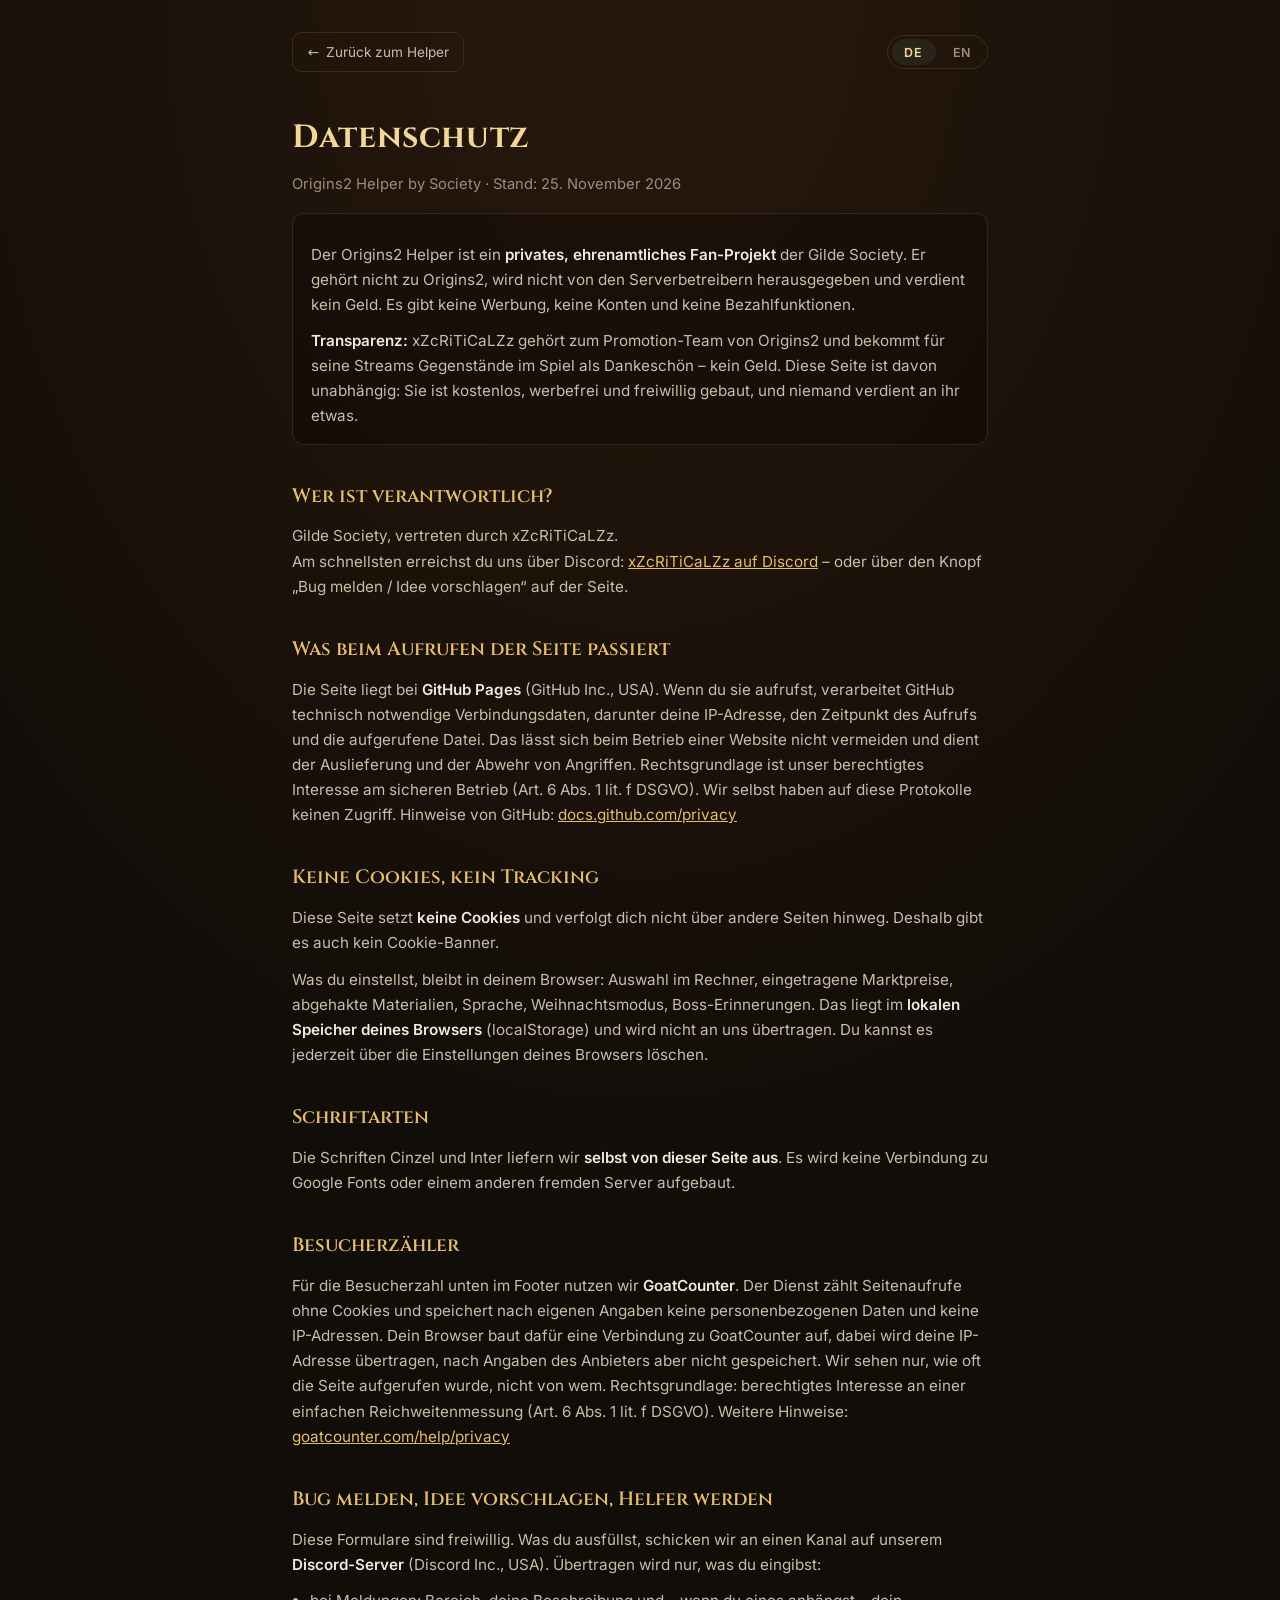
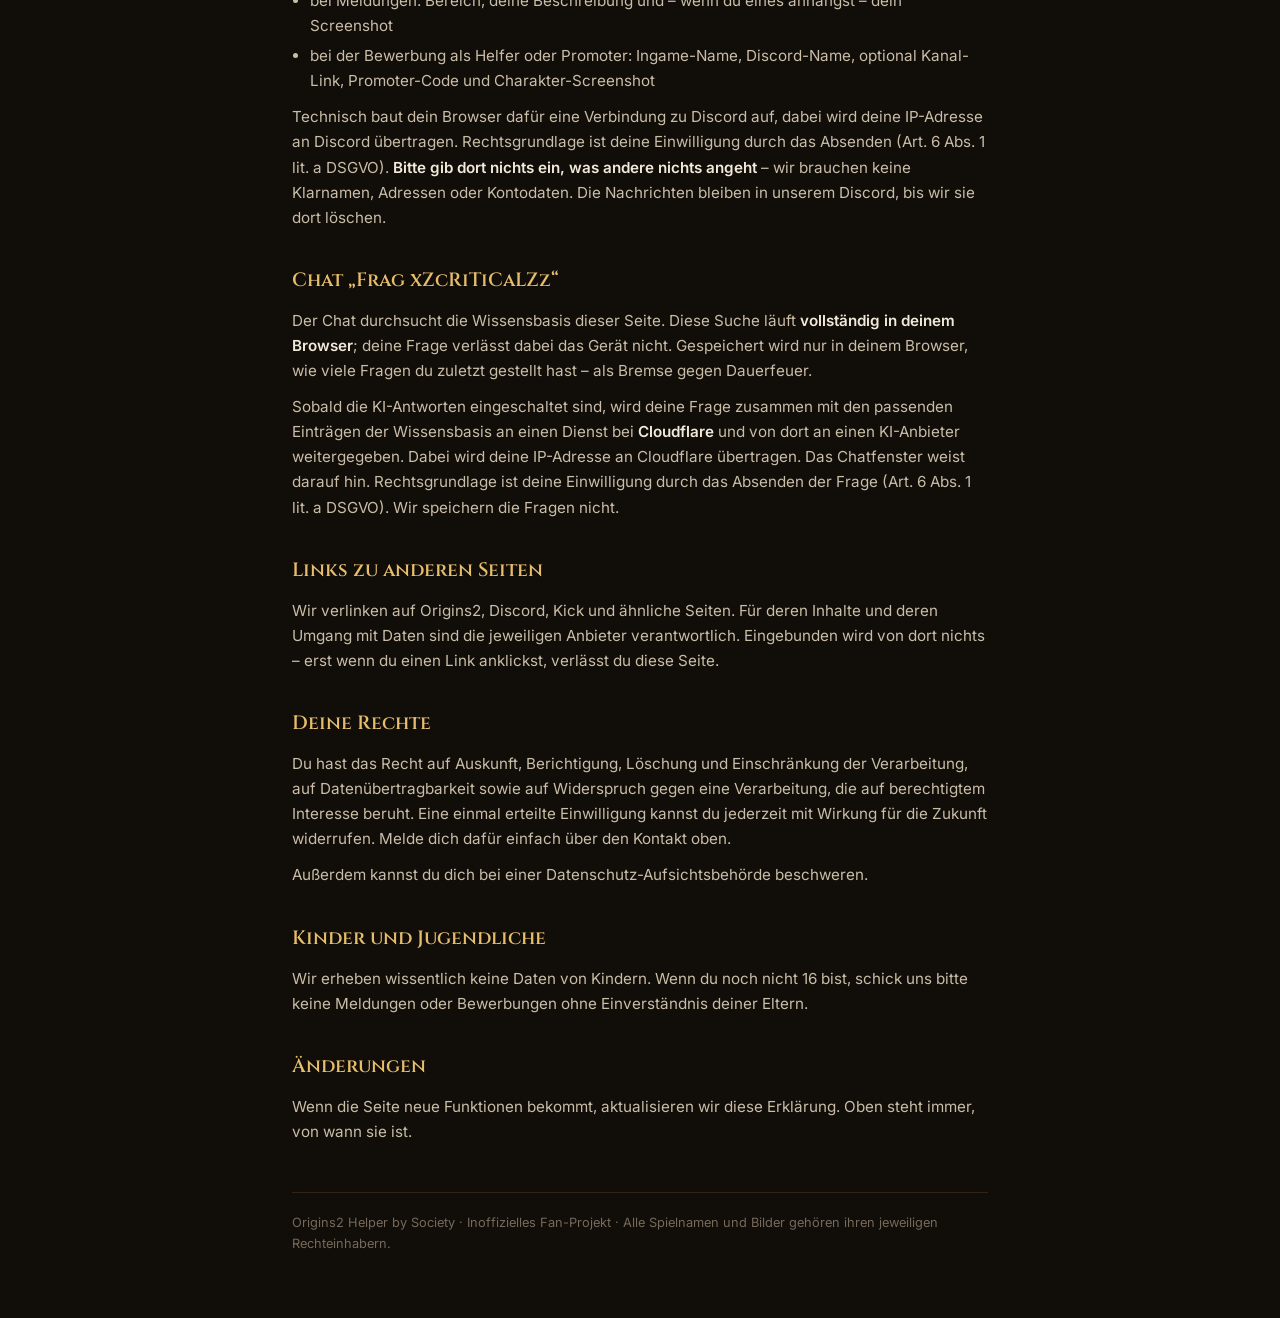
<file: datenschutz/index.html>
<!DOCTYPE html>
<html lang="de" data-lang="de">
<head>
<meta charset="utf-8">
<meta name="viewport" content="width=device-width, initial-scale=1">
<title>Datenschutz · Origins2 Helper by Society</title>
<meta name="description" content="Datenschutzerklärung des Origins2 Helper by Society. Privacy policy.">
<meta name="theme-color" content="#110d09">
<meta name="robots" content="noindex">
<link rel="icon" href="../assets/favicon-32.png?v=20261125-7" sizes="32x32" type="image/png">
<link rel="stylesheet" href="../css/fonts.css?v=20261125-7">
<style>
:root {
  --ink-950:#110d09; --ink-900:#17130e; --ink-800:#1e1912; --ink-700:#2a231a;
  --parch-100:#f1e9da; --parch-300:#c9bda8; --parch-400:#9b8e78; --parch-500:#75695a;
  --gold-200:#f3d79a; --gold-300:#e6bd6c; --gold-400:#d4a24c;
  --line:rgb(212 162 76 / .16); --line-strong:rgb(212 162 76 / .34);
  --font-display:"Cinzel", Georgia, serif; --font-body:"Inter", system-ui, -apple-system, "Segoe UI", Roboto, sans-serif;
  color-scheme: dark;
}
* { box-sizing:border-box; margin:0; padding:0; }
body { background:
    radial-gradient(120% 70% at 50% 0%, rgb(120 64 22 / .22), transparent 60%), var(--ink-950);
  color:var(--parch-100); font-family:var(--font-body); line-height:1.65; -webkit-font-smoothing:antialiased; }
html[data-lang="de"] [lang="en"], html[data-lang="en"] [lang="de"] { display:none !important; }
.wrap { max-width:46rem; margin:0 auto; padding:2rem 1.25rem 4rem; }
.top { display:flex; flex-wrap:wrap; align-items:center; justify-content:space-between; gap:1rem; margin-bottom:2.5rem; }
.back { display:inline-flex; align-items:center; gap:.45rem; padding:.5rem .9rem; border:1px solid var(--line); border-radius:10px;
  color:var(--parch-300); text-decoration:none; font-size:.85rem; }
.back:hover { color:var(--gold-200); border-color:var(--line-strong); background:rgb(212 162 76 / .07); }
.lang { display:flex; gap:.25rem; padding:.2rem; border:1px solid var(--line); border-radius:999px; }
.lang button { padding:.35rem .8rem; border:0; border-radius:999px; background:none; color:var(--parch-400);
  font:600 .78rem var(--font-body); letter-spacing:.06em; cursor:pointer; }
.lang button.is-on { color:var(--gold-200); background:var(--ink-700); }
h1 { font-family:var(--font-display); font-size:2rem; font-weight:700; letter-spacing:.02em; color:var(--gold-200); }
.sub { margin-top:.4rem; color:var(--parch-400); font-size:.92rem; }
h2 { font-family:var(--font-display); font-size:1.2rem; font-weight:600; color:var(--gold-300); margin:2.2rem 0 .6rem; }
p, ul { margin-top:.7rem; color:var(--parch-300); font-size:.95rem; }
ul { padding-left:1.1rem; }
li { margin-top:.3rem; }
b, strong { color:var(--parch-100); font-weight:600; }
a { color:var(--gold-300); }
.box { margin-top:1.1rem; padding:1rem 1.1rem; border:1px solid var(--line); border-radius:12px; background:rgb(0 0 0 / .25); }
.foot { margin-top:3rem; padding-top:1.2rem; border-top:1px solid var(--line); color:var(--parch-500); font-size:.8rem; }
</style>
</head>
<body>
<div class="wrap">

  <div class="top">
    <a class="back" href="../">&larr; <span lang="de">Zurück zum Helper</span><span lang="en">Back to the helper</span></a>
    <div class="lang"><button type="button" data-lang="de">DE</button><button type="button" data-lang="en">EN</button></div>
  </div>

  <!-- ====================== DEUTSCH ====================== -->
  <div lang="de">
    <h1>Datenschutz</h1>
    <p class="sub">Origins2 Helper by Society · Stand: 25. November 2026</p>

    <div class="box">
      <p>Der Origins2 Helper ist ein <b>privates, ehrenamtliches Fan-Projekt</b> der Gilde Society. Er gehört nicht zu Origins2, wird nicht von den Serverbetreibern herausgegeben und verdient kein Geld. Es gibt keine Werbung, keine Konten und keine Bezahlfunktionen.</p>
      <p style="margin-top:.7rem"><b>Transparenz:</b> xZcRiTiCaLZz gehört zum Promotion-Team von Origins2 und bekommt für seine Streams Gegenstände im Spiel als Dankeschön – kein Geld. Diese Seite ist davon unabhängig: Sie ist kostenlos, werbefrei und freiwillig gebaut, und niemand verdient an ihr etwas.</p>
    </div>

    <h2>Wer ist verantwortlich?</h2>
    <p>Gilde Society, vertreten durch xZcRiTiCaLZz.<br>
    Am schnellsten erreichst du uns über Discord:
    <a href="https://discord.com/users/432306996344258560" target="_blank" rel="noopener">xZcRiTiCaLZz auf Discord</a>
    – oder über den Knopf „Bug melden / Idee vorschlagen“ auf der Seite.</p>

    <h2>Was beim Aufrufen der Seite passiert</h2>
    <p>Die Seite liegt bei <b>GitHub Pages</b> (GitHub Inc., USA). Wenn du sie aufrufst, verarbeitet GitHub technisch notwendige Verbindungsdaten, darunter deine IP-Adresse, den Zeitpunkt des Aufrufs und die aufgerufene Datei. Das lässt sich beim Betrieb einer Website nicht vermeiden und dient der Auslieferung und der Abwehr von Angriffen. Rechtsgrundlage ist unser berechtigtes Interesse am sicheren Betrieb (Art. 6 Abs. 1 lit. f DSGVO). Wir selbst haben auf diese Protokolle keinen Zugriff. Hinweise von GitHub: <a href="https://docs.github.com/privacy" target="_blank" rel="noopener">docs.github.com/privacy</a></p>

    <h2>Keine Cookies, kein Tracking</h2>
    <p>Diese Seite setzt <b>keine Cookies</b> und verfolgt dich nicht über andere Seiten hinweg. Deshalb gibt es auch kein Cookie-Banner.</p>
    <p>Was du einstellst, bleibt in deinem Browser: Auswahl im Rechner, eingetragene Marktpreise, abgehakte Materialien, Sprache, Weihnachtsmodus, Boss-Erinnerungen. Das liegt im <b>lokalen Speicher deines Browsers</b> (localStorage) und wird nicht an uns übertragen. Du kannst es jederzeit über die Einstellungen deines Browsers löschen.</p>

    <h2>Schriftarten</h2>
    <p>Die Schriften Cinzel und Inter liefern wir <b>selbst von dieser Seite aus</b>. Es wird keine Verbindung zu Google Fonts oder einem anderen fremden Server aufgebaut.</p>

    <h2>Besucherzähler</h2>
    <p>Für die Besucherzahl unten im Footer nutzen wir <b>GoatCounter</b>. Der Dienst zählt Seitenaufrufe ohne Cookies und speichert nach eigenen Angaben keine personenbezogenen Daten und keine IP-Adressen. Dein Browser baut dafür eine Verbindung zu GoatCounter auf, dabei wird deine IP-Adresse übertragen, nach Angaben des Anbieters aber nicht gespeichert. Wir sehen nur, wie oft die Seite aufgerufen wurde, nicht von wem. Rechtsgrundlage: berechtigtes Interesse an einer einfachen Reichweitenmessung (Art. 6 Abs. 1 lit. f DSGVO). Weitere Hinweise: <a href="https://www.goatcounter.com/help/privacy" target="_blank" rel="noopener">goatcounter.com/help/privacy</a></p>

    <h2>Bug melden, Idee vorschlagen, Helfer werden</h2>
    <p>Diese Formulare sind freiwillig. Was du ausfüllst, schicken wir an einen Kanal auf unserem <b>Discord-Server</b> (Discord Inc., USA). Übertragen wird nur, was du eingibst:</p>
    <ul>
      <li>bei Meldungen: Bereich, deine Beschreibung und – wenn du eines anhängst – dein Screenshot</li>
      <li>bei der Bewerbung als Helfer oder Promoter: Ingame-Name, Discord-Name, optional Kanal-Link, Promoter-Code und Charakter-Screenshot</li>
    </ul>
    <p>Technisch baut dein Browser dafür eine Verbindung zu Discord auf, dabei wird deine IP-Adresse an Discord übertragen. Rechtsgrundlage ist deine Einwilligung durch das Absenden (Art. 6 Abs. 1 lit. a DSGVO). <b>Bitte gib dort nichts ein, was andere nichts angeht</b> – wir brauchen keine Klarnamen, Adressen oder Kontodaten. Die Nachrichten bleiben in unserem Discord, bis wir sie dort löschen.</p>

    <h2>Chat „Frag xZcRiTiCaLZz“</h2>
    <p>Der Chat durchsucht die Wissensbasis dieser Seite. Diese Suche läuft <b>vollständig in deinem Browser</b>; deine Frage verlässt dabei das Gerät nicht. Gespeichert wird nur in deinem Browser, wie viele Fragen du zuletzt gestellt hast – als Bremse gegen Dauerfeuer.</p>
    <p>Sobald die KI-Antworten eingeschaltet sind, wird deine Frage zusammen mit den passenden Einträgen der Wissensbasis an einen Dienst bei <b>Cloudflare</b> und von dort an einen KI-Anbieter weitergegeben. Dabei wird deine IP-Adresse an Cloudflare übertragen. Das Chatfenster weist darauf hin. Rechtsgrundlage ist deine Einwilligung durch das Absenden der Frage (Art. 6 Abs. 1 lit. a DSGVO). Wir speichern die Fragen nicht.</p>

    <h2>Links zu anderen Seiten</h2>
    <p>Wir verlinken auf Origins2, Discord, Kick und ähnliche Seiten. Für deren Inhalte und deren Umgang mit Daten sind die jeweiligen Anbieter verantwortlich. Eingebunden wird von dort nichts – erst wenn du einen Link anklickst, verlässt du diese Seite.</p>

    <h2>Deine Rechte</h2>
    <p>Du hast das Recht auf Auskunft, Berichtigung, Löschung und Einschränkung der Verarbeitung, auf Datenübertragbarkeit sowie auf Widerspruch gegen eine Verarbeitung, die auf berechtigtem Interesse beruht. Eine einmal erteilte Einwilligung kannst du jederzeit mit Wirkung für die Zukunft widerrufen. Melde dich dafür einfach über den Kontakt oben.</p>
    <p>Außerdem kannst du dich bei einer Datenschutz-Aufsichtsbehörde beschweren.</p>

    <h2>Kinder und Jugendliche</h2>
    <p>Wir erheben wissentlich keine Daten von Kindern. Wenn du noch nicht 16 bist, schick uns bitte keine Meldungen oder Bewerbungen ohne Einverständnis deiner Eltern.</p>

    <h2>Änderungen</h2>
    <p>Wenn die Seite neue Funktionen bekommt, aktualisieren wir diese Erklärung. Oben steht immer, von wann sie ist.</p>

    <p class="foot">Origins2 Helper by Society · Inoffizielles Fan-Projekt · Alle Spielnamen und Bilder gehören ihren jeweiligen Rechteinhabern.</p>
  </div>

  <!-- ====================== ENGLISH ====================== -->
  <div lang="en">
    <h1>Privacy</h1>
    <p class="sub">Origins2 Helper by Society · Last updated: 25 November 2026</p>

    <div class="box">
      <p>The Origins2 Helper is a <b>private, voluntary fan project</b> by the guild Society. It is not part of Origins2, it is not published by the server team and it does not make money. There are no ads, no accounts and no paid features.</p>
      <p style="margin-top:.7rem"><b>Transparency:</b> xZcRiTiCaLZz is part of the Origins2 promotion team and receives in-game items as a thank-you for his streams – no money. This site is independent of that: it is free, ad-free and built voluntarily, and nobody earns anything from it.</p>
    </div>

    <h2>Who is responsible?</h2>
    <p>Guild Society, represented by xZcRiTiCaLZz.<br>
    The quickest way to reach us is Discord:
    <a href="https://discord.com/users/432306996344258560" target="_blank" rel="noopener">xZcRiTiCaLZz on Discord</a>
    – or the “Report bug / suggest idea” button on the site.</p>

    <h2>What happens when you open the site</h2>
    <p>The site is hosted on <b>GitHub Pages</b> (GitHub Inc., USA). When you open it, GitHub processes technically necessary connection data, including your IP address, the time of the request and the file requested. This cannot be avoided when running a website and serves delivery and protection against attacks. The legal basis is our legitimate interest in secure operation (Art. 6(1)(f) GDPR). We have no access to these logs ourselves. GitHub's notes: <a href="https://docs.github.com/privacy" target="_blank" rel="noopener">docs.github.com/privacy</a></p>

    <h2>No cookies, no tracking</h2>
    <p>This site sets <b>no cookies</b> and does not follow you across other sites. That is also why there is no cookie banner.</p>
    <p>Whatever you set stays in your browser: calculator selections, market prices you enter, ticked materials, language, Christmas mode, boss reminders. All of it lives in your browser's <b>local storage</b> and is never sent to us. You can clear it at any time in your browser settings.</p>

    <h2>Fonts</h2>
    <p>The fonts Cinzel and Inter are <b>served from this site itself</b>. No connection is made to Google Fonts or any other third-party server.</p>

    <h2>Visitor counter</h2>
    <p>For the visitor count in the footer we use <b>GoatCounter</b>. The service counts page views without cookies and, by its own account, stores no personal data and no IP addresses. Your browser connects to GoatCounter for this, which transmits your IP address, but according to the provider it is not stored. All we see is how often the page was opened, not by whom. Legal basis: legitimate interest in simple reach measurement (Art. 6(1)(f) GDPR). More: <a href="https://www.goatcounter.com/help/privacy" target="_blank" rel="noopener">goatcounter.com/help/privacy</a></p>

    <h2>Reporting bugs, suggesting ideas, joining as a helper</h2>
    <p>These forms are voluntary. What you fill in is sent to a channel on our <b>Discord server</b> (Discord Inc., USA). Only what you enter is transmitted:</p>
    <ul>
      <li>for reports: the area, your description and, if you attach one, your screenshot</li>
      <li>for helper or promoter applications: in-game name, Discord name, optional channel link, promoter code and character screenshot</li>
    </ul>
    <p>Technically your browser connects to Discord for this, which transmits your IP address to Discord. The legal basis is your consent by sending the form (Art. 6(1)(a) GDPR). <b>Please don't enter anything that is nobody else's business</b> – we don't need real names, addresses or account details. Messages stay in our Discord until we delete them there.</p>

    <h2>Chat “Ask xZcRiTiCaLZz”</h2>
    <p>The chat searches this site's knowledge base. That search runs <b>entirely in your browser</b>; your question does not leave your device. The only thing stored in your browser is how many questions you asked recently, as a brake against spamming.</p>
    <p>Once AI answers are switched on, your question is passed, together with the matching knowledge base entries, to a service at <b>Cloudflare</b> and from there to an AI provider. This transmits your IP address to Cloudflare. The chat window says so. The legal basis is your consent by sending the question (Art. 6(1)(a) GDPR). We do not store the questions.</p>

    <h2>Links to other sites</h2>
    <p>We link to Origins2, Discord, Kick and similar sites. The respective providers are responsible for their content and how they handle data. Nothing from there is embedded here – you only leave this site when you click a link.</p>

    <h2>Your rights</h2>
    <p>You have the right to information, rectification, erasure and restriction of processing, to data portability, and to object to processing based on legitimate interest. You can withdraw any consent at any time with effect for the future. Just get in touch using the contact above.</p>
    <p>You can also lodge a complaint with a data protection supervisory authority.</p>

    <h2>Children</h2>
    <p>We do not knowingly collect data from children. If you are under 16, please do not send reports or applications without your parents' agreement.</p>

    <h2>Changes</h2>
    <p>When the site gains new features, we update this policy. The date at the top always says when it was last changed.</p>

    <p class="foot">Origins2 Helper by Society · Unofficial fan project · All game names and images belong to their respective owners.</p>
  </div>

</div>
<script>
  const KEY = "o2h.lang";
  function setLang(l) {
    document.documentElement.setAttribute("data-lang", l);
    document.documentElement.setAttribute("lang", l);
    document.title = (l === "de" ? "Datenschutz" : "Privacy") + " · Origins2 Helper by Society";
    document.querySelectorAll(".lang button").forEach(b => b.classList.toggle("is-on", b.dataset.lang === l));
    try { localStorage.setItem(KEY, l); } catch {}
  }
  document.querySelectorAll(".lang button").forEach(b => b.addEventListener("click", () => setLang(b.dataset.lang)));
  let start = "de";
  try { const s = localStorage.getItem(KEY); if (s === "de" || s === "en") start = s; } catch {}
  const q = new URLSearchParams(location.search).get("lang");
  if (q === "de" || q === "en") start = q;
  setLang(start);
</script>
</body>
</html>
</file>
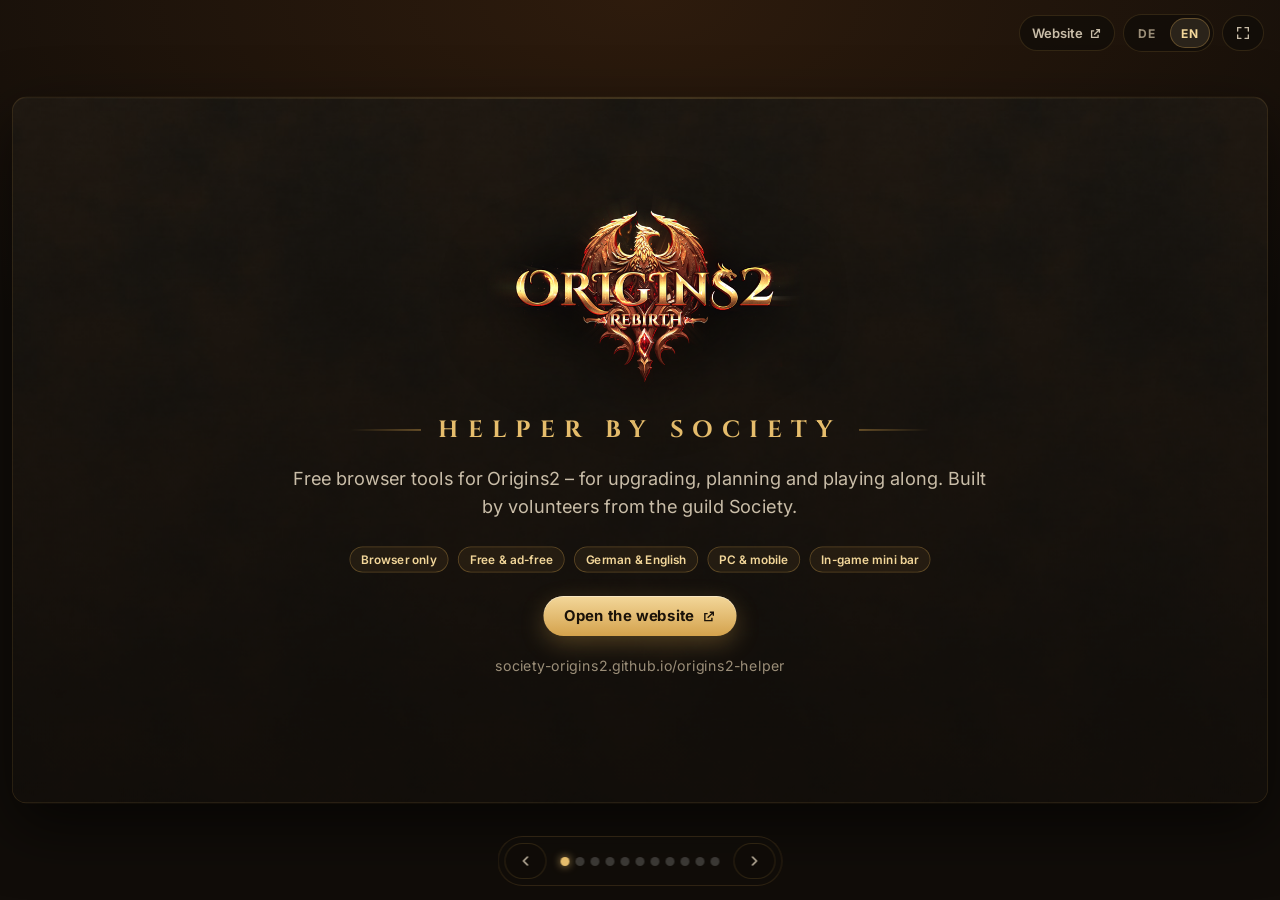
<file: praesentation/index.html>
<!DOCTYPE html>
<html lang="de" data-lang="de">
<head>
<meta charset="utf-8">
<meta name="viewport" content="width=device-width, initial-scale=1">
<title>Origins2 Helper Präsentation</title>
<meta name="description" content="Kostenlose Browser-Tools für Origins2 – ehrenamtlich gebaut von der Gilde Society. Free browser tools for Origins2.">
<meta name="theme-color" content="#d4a24c">
<meta property="og:type" content="website">
<meta property="og:site_name" content="Origins2 Helper by Society">
<meta property="og:title" content="Origins2 Helper – Präsentation / Presentation">
<meta property="og:description" content="Kostenlose Browser-Tools für Origins2: Upp-Kalkulator, Skilltree, Boss-Timer, Fischpuzzle & Mini-Fenster. Zum Durchklicken – Deutsch & English.">
<meta property="og:image" content="https://society-origins2.github.io/origins2-helper/praesentation/img/vorschau.jpg">
<meta property="og:url" content="https://society-origins2.github.io/origins2-helper/praesentation/">
<meta name="twitter:card" content="summary_large_image">
<link rel="stylesheet" href="../css/fonts.css?v=20261125-7">
<style>
:root {
  /* Website-Look: warmes Dark-RPG – Tinte, Pergament, ein Goldton. Bühne 1600×900, skaliert aufs Fenster. */
  --ink-950: #110d09; --ink-900: #17130e; --ink-800: #1e1912; --ink-700: #2a231a;
  --parch-100: #f1e9da; --parch-300: #c9bda8; --parch-400: #9b8e78; --parch-500: #75695a;
  --gold-200: #f3d79a; --gold-300: #e6bd6c; --gold-400: #d4a24c; --gold-500: #b7853a;
  --line: rgb(212 162 76 / .16); --line-strong: rgb(212 162 76 / .34);
  --font-display: "Cinzel", Georgia, "Times New Roman", serif;
  --font-body: "Inter", system-ui, -apple-system, "Segoe UI", Roboto, sans-serif;
  color-scheme: dark;
}
* { box-sizing: border-box; margin: 0; padding: 0; }
html, body { height: 100%; }
body { background: var(--ink-950); color: var(--parch-100); font-family: var(--font-body); overflow: hidden; -webkit-font-smoothing: antialiased; }
html[data-lang="de"] [lang="en"], html[data-lang="en"] [lang="de"] { display: none !important; }

/* ---------- Bühne ---------- */
.viewport { position: fixed; top: 0; left: 0; right: 0; bottom: 0; overflow: hidden; background:
  radial-gradient(120% 80% at 50% 0%, rgb(120 64 22 / .28), transparent 60%), var(--ink-950); }
.stage { position: absolute; left: 50%; top: 50%; width: 1600px; height: 900px; margin: -450px 0 0 -800px; transform-origin: 50% 50%; -webkit-transform-origin: 50% 50%; }
.slide { position: absolute; inset: 0; padding: 70px 90px 84px; display: none; overflow: hidden; border-radius: 18px;
  background: linear-gradient(180deg, rgb(30 25 18 / .55), rgb(17 13 9 / .9)), url("img/bg-texture.jpg") center / 512px repeat, var(--ink-900);
  border: 1px solid var(--line); box-shadow: 0 30px 80px rgb(0 0 0 / .6), inset 0 1px 0 rgb(243 215 154 / .08); }
.slide.is-active { display: -webkit-box; display: flex; flex-direction: column; animation: in .45s ease; }
.slide::before { content: ""; position: absolute; left: 90px; right: 90px; top: 0; height: 1px; background: linear-gradient(90deg, transparent, var(--gold-400), transparent); opacity: .6; }
@keyframes in { from { opacity: 0; transform: translateY(10px); } to { opacity: 1; transform: none; } }
@media (prefers-reduced-motion: reduce) { .slide.is-active { animation: none; } }

/* ---------- Typo ---------- */
.eyebrow { font-size: 15px; font-weight: 700; letter-spacing: .28em; text-transform: uppercase; color: var(--gold-300); }
h1, h2 { font-family: var(--font-display); font-weight: 700; color: var(--parch-100); text-wrap: balance; letter-spacing: .02em; }
h2 { font-size: 50px; line-height: 1.1; margin-top: 12px; }
h3 { font-family: var(--font-display); font-size: 25px; font-weight: 600; color: var(--parch-100); letter-spacing: .02em; }
.lead { margin-top: 18px; max-width: 980px; font-size: 23px; line-height: 1.5; color: var(--parch-300); }
.gold { color: var(--gold-200); }
.small { font-size: 17px; line-height: 1.5; color: var(--parch-400); }

/* ---------- Bausteine ---------- */
.row { display: flex; align-items: flex-start; gap: 44px; margin-top: 34px; }
.col { display: flex; flex-direction: column; gap: 18px; min-width: 0; }
.bullets { display: grid; gap: 16px; }
.bullets li { list-style: none; display: grid; grid-template-columns: 26px 1fr; gap: 12px; font-size: 23px; line-height: 1.45; color: var(--parch-300); }
.bullets li::before { content: ""; width: 10px; height: 10px; margin-top: 11px; transform: rotate(45deg); background: var(--gold-400); box-shadow: 0 0 10px rgb(212 162 76 / .6); justify-self: center; }
.bullets b { color: var(--parch-100); font-weight: 600; }
.shot { border-radius: 14px; border: 1px solid var(--line-strong); overflow: hidden; background: #0c0907; box-shadow: 0 18px 50px rgb(0 0 0 / .55); }
.shot img { display: block; width: 100%; height: auto; }
.ig-grid .shot img { height: 100%; object-fit: cover; object-position: top center; }
.shot.tall img { max-height: 600px; object-fit: cover; object-position: top center; }
.vc { margin-top: auto !important; margin-bottom: auto; }
.vc-top { margin-top: auto !important; }
.vc-bottom { margin-bottom: auto; }
.cap { margin-top: 10px; font-size: 15px; color: var(--parch-500); }
.card { padding: 24px 26px; border-radius: 14px; border: 1px solid var(--line); background: linear-gradient(180deg, rgb(30 25 18 / .85), rgb(17 13 9 / .85)); }
.card p { margin-top: 10px; font-size: 20px; line-height: 1.5; color: var(--parch-300); }
.ico { width: 46px; height: 46px; border-radius: 12px; display: grid; place-items: center; margin-bottom: 14px; color: var(--gold-200);
  border: 1px solid var(--line-strong); background: radial-gradient(circle at 50% 30%, rgb(212 162 76 / .25), rgb(212 162 76 / .04) 70%); }
.ico svg { width: 24px; height: 24px; }
.pill { display: inline-flex; align-items: center; gap: 8px; padding: 6px 14px; border-radius: 999px; border: 1px solid var(--line-strong); font-size: 15px; font-weight: 600; color: var(--gold-200); background: rgb(212 162 76 / .08); }

/* Titel */
.s-title { align-items: center; justify-content: center; text-align: center; padding-top: 40px; }
.s-title .logo { width: 430px; filter: drop-shadow(0 18px 40px rgb(0 0 0 / .6)); }
.s-title .kick { display: flex; align-items: center; gap: 22px; margin-top: 14px; font-family: var(--font-display); font-size: 30px; font-weight: 700; letter-spacing: .38em; color: var(--gold-300); }
.s-title .kick::before, .s-title .kick::after { content: ""; width: 90px; height: 1px; background: linear-gradient(90deg, transparent, var(--gold-400)); }
.s-title .kick::after { transform: scaleX(-1); }
.s-title .lead { margin-top: 26px; max-width: 900px; }
.s-title .pills { display: flex; gap: 12px; margin-top: 34px; flex-wrap: wrap; justify-content: center; }
.s-title .url { margin-top: 28px; font-size: 18px; color: var(--parch-400); letter-spacing: .02em; }

/* Grundsätze-Raster */
.grid4 { display: grid; grid-template-columns: repeat(2, 1fr); gap: 22px; margin-top: 34px; }
.quote { margin-top: 30px; padding: 22px 28px; border-left: 3px solid var(--gold-400); border-radius: 0 12px 12px 0; background: rgb(212 162 76 / .06);
  font-family: var(--font-display); font-size: 24px; line-height: 1.45; color: var(--gold-200); }

/* Werkzeug-Übersicht */
.tools { display: grid; grid-template-columns: repeat(2, 1fr); gap: 16px; align-content: start; }
.tools .card { padding: 20px 22px; }
.tools h3 { font-size: 22px; }
.tools .card p { font-size: 18px; margin-top: 6px; }

/* Mini-Fenster-Folie */
.ig-grid { display: grid; grid-template-columns: 1fr 1fr; grid-template-rows: 1fr 1fr; gap: 14px; flex: 1; min-height: 0; }
.ig-grid .shot { position: relative; }
.ig-grid .tag { position: absolute; left: 12px; bottom: 12px; padding: 5px 12px; border-radius: 999px; font-size: 14px; font-weight: 600; color: var(--gold-200);
  background: rgb(17 13 9 / .85); border: 1px solid var(--line-strong); }

.dock-row { display: flex; align-items: center; gap: 36px; margin-top: 14px; }
.dock-row .lead { flex: 1; }
.dock-fig { flex: none; width: 360px; text-align: center; }
.dock-fig img { width: 100%; display: block; border-radius: 12px; border: 1px solid var(--line-strong); box-shadow: 0 0 0 6px rgb(212 162 76 / .06), 0 14px 40px rgb(0 0 0 / .55); }
.dock-fig figcaption { margin-top: 8px; font-size: 14px; color: var(--parch-500); letter-spacing: .04em; }

/* Ablauf-Diagramm */
.flow { display: grid; grid-template-columns: 1fr 50px 1fr 50px 1fr 50px 1fr; align-items: stretch; margin-top: 36px; }
.flow .step { padding: 22px 20px; border-radius: 14px; border: 1px solid var(--line); background: rgb(17 13 9 / .7); text-align: center; }
.flow .step.is-key { border-color: var(--line-strong); background: linear-gradient(180deg, rgb(212 162 76 / .12), rgb(17 13 9 / .7)); }
.flow .step b { display: block; font-family: var(--font-display); font-size: 22px; color: var(--parch-100); }
.flow .step span { display: block; margin-top: 8px; font-size: 18px; line-height: 1.45; color: var(--parch-400); }
.flow .arrow { display: grid; place-items: center; color: var(--gold-400); font-size: 28px; }

/* Mitmachen */
.ask { display: grid; grid-template-columns: 1.15fr 1fr; gap: 26px; margin-top: 30px; align-items: stretch; }
.ask .card { display: flex; flex-direction: column; }
.ask .card.is-main { border-color: var(--line-strong); background: linear-gradient(180deg, rgb(212 162 76 / .10), rgb(17 13 9 / .88)); }
.ask .bullets li { font-size: 20px; }
.ask .bullets { margin: 18px 0 22px; gap: 12px; }
.ask .foot { margin-top: auto; padding-top: 16px; margin-bottom: 0; font-size: 16px; color: var(--parch-400); border-top: 1px solid var(--line); }

/* Schluss */
.s-end { align-items: center; justify-content: center; text-align: center; }
.s-end .logo { width: 300px; }
.s-end .contact { display: flex; gap: 16px; margin-top: 30px; flex-wrap: wrap; justify-content: center; }

/* Fußzeile jeder Folie */
.foot-brand { position: absolute; left: 90px; bottom: 30px; font-family: var(--font-display); font-size: 14px; font-weight: 700; letter-spacing: .18em; color: var(--parch-500); }
.foot-brand em { font-style: normal; color: var(--gold-500); }
.foot-num { position: absolute; right: 90px; bottom: 30px; font-size: 14px; color: var(--parch-500); font-variant-numeric: tabular-nums; }

/* Link-Knöpfe in den Folien */
.cta { display: inline-flex; align-items: center; gap: 10px; padding: 14px 26px; border-radius: 999px; font: 700 19px var(--font-body); letter-spacing: .01em; text-decoration: none; cursor: pointer;
  color: #1a1209; background: linear-gradient(180deg, var(--gold-200), var(--gold-400)); box-shadow: 0 10px 30px rgb(212 162 76 / .3), inset 0 1px 0 rgb(255 255 255 / .5); transition: filter .15s, transform .15s; }
.cta:hover { filter: brightness(1.07); transform: translateY(-1px); }
.cta svg { width: 18px; height: 18px; }
.cta.ghost { color: var(--gold-200); background: rgb(17 13 9 / .6); border: 1px solid var(--line-strong); box-shadow: none; }
.cta:focus-visible { outline: 2px solid var(--gold-300); outline-offset: 3px; }
.cta-row { display: flex; gap: 14px; flex-wrap: wrap; justify-content: center; margin-top: 30px; }
a.btn { text-decoration: none; }

/* ---------- Steuerung ---------- */
.ui { position: fixed; z-index: 10; display: flex; align-items: center; gap: 8px; }
.ui-top { top: 14px; right: 16px; }
.ui-bottom { bottom: 14px; left: 50%; transform: translateX(-50%); padding: 6px; border-radius: 999px; border: 1px solid var(--line); background: rgb(17 13 9 / .8); backdrop-filter: blur(6px); }
.btn { display: inline-flex; align-items: center; justify-content: center; gap: 6px; height: 36px; min-width: 36px; padding: 0 12px; border-radius: 999px;
  border: 1px solid var(--line); background: rgb(17 13 9 / .75); color: var(--parch-300); font: 600 13px var(--font-body); cursor: pointer; transition: color .15s, border-color .15s; }
.btn:hover { color: var(--gold-200); border-color: var(--line-strong); }
.btn:focus-visible { outline: 2px solid var(--gold-300); outline-offset: 2px; }
.btn svg { width: 16px; height: 16px; }
.lang { display: inline-flex; padding: 3px; gap: 3px; border-radius: 999px; border: 1px solid var(--line); background: rgb(17 13 9 / .75); }
.lang button { height: 30px; min-width: 40px; border: 0; border-radius: 999px; background: transparent; color: var(--parch-400); font: 700 12px var(--font-body); letter-spacing: .06em; cursor: pointer; }
.lang button[aria-pressed="true"] { background: var(--ink-700); color: var(--gold-200); box-shadow: inset 0 0 0 1px var(--line-strong); }
.dots { display: flex; gap: 6px; padding: 0 6px; }
.dots button { width: 9px; height: 9px; border-radius: 50%; border: 0; background: rgb(255 255 255 / .18); cursor: pointer; padding: 0; }
.dots button[aria-current="true"] { background: var(--gold-300); box-shadow: 0 0 8px rgb(230 189 108 / .8); }
</style>
</head>
<body>
<div class="viewport" id="viewport">
<div class="stage" id="stage">

<!-- 1 · Titel -->
<section class="slide s-title is-active" data-name="start">
  <img class="logo" src="img/origins2-logo.png" alt="Origins2 Rebirth">
  <p class="kick">HELPER BY SOCIETY</p>
  <p class="lead">
    <span lang="de">Kostenlose Browser-Tools für Origins2 – zum Uppen, Planen und Mitspielen. Ehrenamtlich gebaut von der Gilde Society.</span>
    <span lang="en">Free browser tools for Origins2 – for upgrading, planning and playing along. Built by volunteers from the guild Society.</span>
  </p>
  <div class="pills">
    <span class="pill"><span lang="de">Rein im Browser</span><span lang="en">Browser only</span></span>
    <span class="pill"><span lang="de">Kostenlos &amp; ohne Werbung</span><span lang="en">Free &amp; ad-free</span></span>
    <span class="pill"><span lang="de">Deutsch &amp; Englisch</span><span lang="en">German &amp; English</span></span>
    <span class="pill"><span lang="de">PC &amp; Handy</span><span lang="en">PC &amp; mobile</span></span>
    <span class="pill"><span lang="de">Mini-Leiste fürs Spiel</span><span lang="en">In-game mini bar</span></span>
  </div>
  <div class="cta-row">
    <a class="cta" href="https://society-origins2.github.io/origins2-helper/" target="_blank" rel="noopener"><span lang="de">Zur Website</span><span lang="en">Open the website</span><svg viewBox="0 0 20 20" fill="currentColor" aria-hidden="true"><path d="M11 3h6v6h-2V6.4l-6.3 6.3-1.4-1.4L13.6 5H11V3zM5 5h3v2H5v8h8v-3h2v5H3V5h2z"/></svg></a>
  </div>
  <p class="url">society-origins2.github.io/origins2-helper</p>
</section>

<!-- 2 · Was ist der Helper -->
<section class="slide" data-name="idee">
  <p class="eyebrow"><span lang="de">Die Idee</span><span lang="en">The idea</span></p>
  <h2><span lang="de">Was ist der Origins2 Helper?</span><span lang="en">What is the Origins2 Helper?</span></h2>
  <div class="grid4">
    <div class="card">
      <div class="ico"><svg viewBox="0 0 24 24" fill="none" stroke="currentColor" stroke-width="1.7" stroke-linecap="round" stroke-linejoin="round"><rect x="3" y="4" width="18" height="16" rx="2"/><path d="M3 9h18M7 6.5h.01M10 6.5h.01"/></svg></div>
      <h3><span lang="de">Reine Browser-Tools</span><span lang="en">Pure browser tools</span></h3>
      <p><span lang="de">Eine Website, sonst nichts. Keine externe Software, kein Download, kein Eingriff in den Client.</span><span lang="en">A website, nothing else. No external software, no download, nothing that touches the client.</span></p>
    </div>
    <div class="card">
      <div class="ico"><svg viewBox="0 0 24 24" fill="none" stroke="currentColor" stroke-width="1.7" stroke-linecap="round" stroke-linejoin="round"><path d="M12 21s-7-4.4-7-10a4 4 0 0 1 7-2.6A4 4 0 0 1 19 11c0 5.6-7 10-7 10Z"/></svg></div>
      <h3><span lang="de">Ehrenamtlich</span><span lang="en">Run by volunteers</span></h3>
      <p><span lang="de">Keine Monetarisierung, keine Werbung, keine Bezahlfunktionen. Wir bauen das in unserer Freizeit.</span><span lang="en">No monetisation, no ads, no paid features. We build it in our free time.</span></p>
    </div>
    <div class="card">
      <div class="ico"><svg viewBox="0 0 24 24" fill="none" stroke="currentColor" stroke-width="1.7" stroke-linecap="round" stroke-linejoin="round"><circle cx="12" cy="8" r="4"/><path d="M4 21a8 8 0 0 1 16 0"/><path d="m16 3 5 5M21 3l-5 5"/></svg></div>
      <h3><span lang="de">Ohne Anmeldung</span><span lang="en">No sign-up</span></h3>
      <p><span lang="de">Einfach öffnen und loslegen. Einstellungen und Preise bleiben im eigenen Browser.</span><span lang="en">Just open it and go. Settings and prices stay in your own browser.</span></p>
    </div>
    <div class="card">
      <div class="ico"><svg viewBox="0 0 24 24" fill="none" stroke="currentColor" stroke-width="1.7" stroke-linecap="round" stroke-linejoin="round"><rect x="2" y="4" width="14" height="11" rx="2"/><rect x="16" y="9" width="6" height="11" rx="1.5"/><path d="M6 19h6"/></svg></div>
      <h3><span lang="de">Für alle Spieler</span><span lang="en">For every player</span></h3>
      <p><span lang="de">Auf Deutsch und Englisch, am PC und am Handy, mit Links zum Teilen auf Discord.</span><span lang="en">In German and English, on PC and mobile, with links to share on Discord.</span></p>
    </div>
  </div>
  <p class="quote"><span lang="de">Unser Ziel: die ohnehin schon sehr gute Erfahrung auf Origins2 noch komfortabler machen.</span><span lang="en">Our goal: make the already great experience on Origins2 even more comfortable.</span></p>
  <span class="foot-brand">ORIGINS2 HELPER <em>by Society</em></span><span class="foot-num"></span>
</section>

<!-- 3 · Überblick -->
<section class="slide" data-name="ueberblick">
  <p class="eyebrow"><span lang="de">Überblick</span><span lang="en">Overview</span></p>
  <h2><span lang="de">Alles an einem Ort</span><span lang="en">Everything in one place</span></h2>
  <div class="row vc">
    <div class="col" style="flex:1.15">
      <div class="shot"><img lang="de" src="img/home-de.jpg" alt="Startseite des Origins2 Helper"><img lang="en" src="img/home-en.jpg" alt="Origins2 Helper home page"></div>
      <p class="small"><span lang="de">Oben immer sichtbar: die nächsten Weltbosse mit Countdown und die heute laufenden Events.</span><span lang="en">Always visible at the top: the next world bosses with countdown and today's running events.</span></p>
    </div>
    <div class="tools" style="flex:1">
      <div class="card"><h3><span lang="de">Upp-Kalkulator</span><span lang="en">Upgrade Calculator</span></h3><p><span lang="de">Kosten &amp; Einkaufsliste für ganze Item-Reihen</span><span lang="en">Costs &amp; shopping list for whole item lines</span></p></div>
      <div class="card"><h3>Skilltree</h3><p><span lang="de">Ziel wählen, alle Lieferungen sehen</span><span lang="en">Pick a goal, see every delivery</span></p></div>
      <div class="card"><h3><span lang="de">Boss-Timer</span><span lang="en">Boss Timer</span></h3><p><span lang="de">Live-Countdowns mit Ton</span><span lang="en">Live countdowns with sound</span></p></div>
      <div class="card"><h3><span lang="de">Eventkalender</span><span lang="en">Event Calendar</span></h3><p><span lang="de">Monat, Woche, Tag – mit Erinnerung</span><span lang="en">Month, week, day – with reminders</span></p></div>
      <div class="card"><h3><span lang="de">Fischpuzzle</span><span lang="en">Fish Puzzle</span></h3><p><span lang="de">Bester Zug, exakt berechnet</span><span lang="en">Best move, calculated exactly</span></p></div>
      <div class="card"><h3><span lang="de">Mini-Fenster &amp; Mini-Leiste</span><span lang="en">Mini windows &amp; mini bar</span></h3><p><span lang="de">Schwebt über dem Spiel, per Klick auf- und zuklappbar</span><span lang="en">Floats over the game, opens and collapses with a click</span></p></div>
    </div>
  </div>
  <span class="foot-brand">ORIGINS2 HELPER <em>by Society</em></span><span class="foot-num"></span>
</section>

<!-- 4 · Upp-Kalkulator -->
<section class="slide" data-name="upp">
  <p class="eyebrow"><span lang="de">Werkzeug 1</span><span lang="en">Tool 1</span></p>
  <h2><span lang="de">Upp-Kalkulator</span><span lang="en">Upgrade Calculator</span></h2>
  <div class="row vc">
    <div class="col" style="flex:1">
      <ul class="bullets">
        <li><span lang="de"><b>Alle PvP-Waffen und -Rüstungen</b> für jede Klasse, von Start bis Ziel inklusive Entwicklung – pro Stufe mit Standard- oder <b>Enigma-Material</b>.</span><span lang="en"><b>All PvP weapons and armour</b> for every class, from start to goal including evolution – per stage with standard or <b>Enigma materials</b>.</span></li>
        <li><span lang="de"><b>10.000 Simulationen</b> mit den Wiki-Chancen und Pity: Minimum, Durchschnitt und Pech-Puffer.</span><span lang="en"><b>10,000 simulations</b> with the wiki chances and pity: minimum, average and bad-luck buffer.</span></li>
        <li><span lang="de"><b>Einkaufsliste</b> mit Mindestmengen, eigenen Marktpreisen und Durchstreichen beim Einkaufen.</span><span lang="en"><b>Shopping list</b> with minimum amounts, your own market prices and crossing off while you shop.</span></li>
        <li><span lang="de"><b>Teilen:</b> als Bild, als Text, für Discord oder als Link mit derselben Auswahl.</span><span lang="en"><b>Share:</b> as an image, as text, for Discord or as a link with the same selection.</span></li>
      </ul>
    </div>
    <div class="col" style="flex:1.25">
      <div class="shot"><img lang="de" src="img/upp-list-de.jpg" alt="Upp-Kalkulator mit Einkaufsliste"><img lang="en" src="img/upp-list-en.jpg" alt="Upgrade Calculator with shopping list"></div>
    </div>
  </div>
  <span class="foot-brand">ORIGINS2 HELPER <em>by Society</em></span><span class="foot-num"></span>
</section>

<!-- 5 · Skilltree -->
<section class="slide" data-name="skilltree">
  <p class="eyebrow"><span lang="de">Werkzeug 2</span><span lang="en">Tool 2</span></p>
  <h2><span lang="de">Skilltree-Kalkulator</span><span lang="en">Skill Tree Calculator</span></h2>
  <div class="row vc">
    <div class="col" style="flex:1.3">
      <div class="shot"><img lang="de" src="img/skill-de.jpg" alt="Skilltree-Kalkulator"><img lang="en" src="img/skill-en.jpg" alt="Skill Tree Calculator"></div>
    </div>
    <div class="col" style="flex:1">
      <ul class="bullets">
        <li><span lang="de"><b>Ziel antippen</b> – der Baum füllt sich bis dorthin. PvM, PvP und Yohara lassen sich kombinieren.</span><span lang="en"><b>Tap your goal</b> – the tree fills up to it. PvM, PvP and Yohara can be combined.</span></li>
        <li><span lang="de"><b>Voraussetzungen automatisch:</b> Yohara braucht PvM komplett, PvP nur den TP-Spot.</span><span lang="en"><b>Requirements built in:</b> Yohara needs PvM complete, PvP only the TP spot.</span></li>
        <li><span lang="de"><b>Schlüssel auf Wunsch eingerechnet</b> – Items und Yang für die Freischaltung.</span><span lang="en"><b>Key included on request</b> – items and Yang for the unlock.</span></li>
        <li><span lang="de"><b>Einkaufsliste</b> mit Materialwert, Durchstreichen und Export.</span><span lang="en"><b>Shopping list</b> with material value, crossing off and export.</span></li>
      </ul>
    </div>
  </div>
  <span class="foot-brand">ORIGINS2 HELPER <em>by Society</em></span><span class="foot-num"></span>
</section>

<!-- 6 · Boss-Timer & Fischpuzzle -->
<section class="slide" data-name="boss-fisch">
  <p class="eyebrow"><span lang="de">Werkzeug 3 &amp; 4</span><span lang="en">Tools 3 &amp; 4</span></p>
  <h2><span lang="de">Boss-Timer &amp; Fischpuzzle-Helfer</span><span lang="en">Boss Timer &amp; Fish Puzzle helper</span></h2>
  <div class="row" style="gap:32px;margin-top:26px">
    <div class="col" style="flex:1">
      <div class="shot"><img lang="de" src="img/boss-de.jpg" alt="Boss-Timer"><img lang="en" src="img/boss-en.jpg" alt="Boss Timer"></div>
      <ul class="bullets">
        <li><span lang="de"><b>Live-Countdowns</b> in Serverzeit für Welt- und Map-Bosse.</span><span lang="en"><b>Live countdowns</b> in server time for world and map bosses.</span></li>
        <li><span lang="de"><b>Glocke pro Boss:</b> Ton 5 Minuten vorher und beim Spawn.</span><span lang="en"><b>Bell per boss:</b> sound 5 minutes before and at spawn.</span></li>
      </ul>
    </div>
    <div class="col" style="flex:1">
      <div class="shot"><img lang="de" src="img/fish-de.jpg" alt="Fischpuzzle-Helfer"><img lang="en" src="img/fish-en.jpg" alt="Fish Puzzle helper"></div>
      <ul class="bullets">
        <li><span lang="de"><b>Bester Platz</b> für jedes Teil – oder der Rat, es wegzuwerfen.</span><span lang="en"><b>Best spot</b> for every piece – or the advice to discard it.</span></li>
        <li><span lang="de"><b>Exakte Chance</b> auf die große Truhe, über alle Teile, die noch kommen können.</span><span lang="en"><b>Exact chance</b> for the big chest, across every piece that can still come.</span></li>
      </ul>
    </div>
  </div>
  <span class="foot-brand">ORIGINS2 HELPER <em>by Society</em></span><span class="foot-num"></span>
</section>

<!-- 7 · Mini-Fenster im Spiel -->
<section class="slide" data-name="im-spiel">
  <p class="eyebrow"><span lang="de">Direkt im Spiel</span><span lang="en">Right in the game</span></p>
  <h2><span lang="de">Mini-Leiste über dem Client</span><span lang="en">Mini bar over the client</span></h2>
  <div class="dock-row">
    <p class="lead" style="margin-top:0;font-size:20px"><span lang="de">Ideal mit nur einem Bildschirm: Die kleine <b class="gold">Mini-Leiste</b> schwebt über dem Spiel. Die Werkzeuge sitzen auf einer Walze: links oder rechts drehen, antippen – schon ist Rechner, Skilltree, Fischpuzzle, Boss-Timer oder Chat da, ein Klick klappt alles wieder ein. Es bleibt ein Browserfenster, der Client wird nicht verändert.</span><span lang="en">Ideal with a single screen: the small <b class="gold">mini bar</b> floats over the game. The tools sit on a drum: turn it left or right, tap – and the calculator, skill tree, fish puzzle, boss timer or chat is there; one click collapses it again. It is still just a browser window – the client is not changed.</span></p>
    <figure class="dock-fig"><img lang="de" src="img/dock-de.png" alt="Mini-Leiste"><img lang="en" src="img/dock-en.png" alt="Mini bar"><figcaption><span lang="de">Die Mini-Leiste</span><span lang="en">The mini bar</span></figcaption></figure>
  </div>
  <div class="ig-grid" style="margin-top:20px">
    <div class="shot"><img src="img/ig-upp.jpg" alt="Upp-Kalkulator als Mini-Fenster neben dem Schmied"><span class="tag"><span lang="de">Uppen beim Schmied</span><span lang="en">Upgrading at the blacksmith</span></span></div>
    <div class="shot"><img src="img/ig-skill.jpg" alt="Skilltree als Mini-Fenster"><span class="tag">Skilltree</span></div>
    <div class="shot"><img src="img/ig-fish.jpg" alt="Fischpuzzle als Mini-Fenster" style="object-position:center 20%"><span class="tag"><span lang="de">Fischpuzzle</span><span lang="en">Fish puzzle</span></span></div>
    <div class="shot"><img src="img/ig-chat.jpg" alt="Chat als Mini-Fenster neben dem Spiel"><span class="tag"><span lang="de">Fragen im Chat</span><span lang="en">Asking in the chat</span></span></div>
  </div>
  <span class="foot-brand">ORIGINS2 HELPER <em>by Society</em></span><span class="foot-num"></span>
</section>

<!-- 8 · So funktioniert es -->
<section class="slide" data-name="technik">
  <p class="eyebrow"><span lang="de">So funktioniert es</span><span lang="en">How it works</span></p>
  <h2><span lang="de">Einfach, sicher und ungefährlich</span><span lang="en">Simple, safe and harmless</span></h2>
  <div class="flow">
    <div class="step"><b><span lang="de">Ingame-Wiki</span><span lang="en">In-game wiki</span></b><span><span lang="de">Werte, Chancen, Materialien</span><span lang="en">Values, chances, materials</span></span></div>
    <div class="arrow">→</div>
    <div class="step"><b><span lang="de">Daten-Dateien</span><span lang="en">Data files</span></b><span><span lang="de">heute: von Screenshots abgetippt</span><span lang="en">today: typed up from screenshots</span></span></div>
    <div class="arrow">→</div>
    <div class="step is-key"><b><span lang="de">Website</span><span lang="en">Website</span></b><span><span lang="de">eine einfache Seite, ohne eigenen Server</span><span lang="en">a simple page, no server of its own</span></span></div>
    <div class="arrow">→</div>
    <div class="step"><b><span lang="de">Dein Browser</span><span lang="en">Your browser</span></b><span><span lang="de">rechnet alles selbst aus</span><span lang="en">does all the maths itself</span></span></div>
  </div>
  <div class="row" style="margin-top:40px;gap:22px;align-items:stretch">
    <div class="card" style="flex:1"><h3><span lang="de">Kein Eingriff ins Spiel</span><span lang="en">Nothing touches the game</span></h3><p><span lang="de">Keine Bots, keine Automatisierung, kein Auslesen des Clients. Man gibt selbst ein, was man im Spiel sieht.</span><span lang="en">No bots, no automation, no reading of the client. You enter what you see in game yourself.</span></p></div>
    <div class="card" style="flex:1"><h3><span lang="de">Keine Konten, keine Cookies</span><span lang="en">No accounts, no cookies</span></h3><p><span lang="de">Auswahl, Preise und Haken bleiben im eigenen Browser. Der Besucherzähler arbeitet ohne Cookies.</span><span lang="en">Selections, prices and ticks stay in your own browser. The visitor counter works without cookies.</span></p></div>
    <div class="card" style="flex:1"><h3><span lang="de">Kostenlos &amp; werbefrei</span><span lang="en">Free &amp; ad-free</span></h3><p><span lang="de">Kein Abo, keine Werbung, keine Bezahlfunktionen – heute nicht und auch nicht später.</span><span lang="en">No subscription, no ads, no paid features – not now and not later.</span></p></div>
  </div>
  <span class="foot-brand">ORIGINS2 HELPER <em>by Society</em></span><span class="foot-num"></span>
</section>

<!-- 9 · Stand & nächste Schritte -->
<section class="slide" data-name="stand">
  <p class="eyebrow"><span lang="de">Stand &amp; Ausblick</span><span lang="en">Status &amp; outlook</span></p>
  <h2><span lang="de">Was fertig ist – und was noch kommt</span><span lang="en">What is done – and what is coming</span></h2>
  <div class="row vc-top" style="gap:26px;margin-top:38px">
    <div class="card" style="flex:1">
      <h3 class="gold"><span lang="de">Fertig</span><span lang="en">Done</span></h3>
      <ul class="bullets" style="margin-top:16px;gap:12px">
        <li><span lang="de">Upp-Reihen: alle PvP-Waffen und -Rüstungen für jede Klasse, mit Enigma-Material</span><span lang="en">Upgrade lines: all PvP weapons and armour for every class, with Enigma materials</span></li>
        <li><span lang="de">Skilltree mit allen Lieferungen und Schlüssel</span><span lang="en">Skill tree with every delivery and the key</span></li>
        <li><span lang="de">Boss-Timer, Eventkalender, Fischpuzzle-Helfer</span><span lang="en">Boss timer, event calendar, fish puzzle helper</span></li>
        <li><span lang="de">Mini-Fenster &amp; Mini-Leiste, Deutsch &amp; Englisch, PC &amp; Handy</span><span lang="en">Mini windows &amp; mini bar, German &amp; English, PC &amp; mobile</span></li>
        <li><span lang="de">Bugs &amp; Ideen direkt auf der Seite melden</span><span lang="en">Report bugs &amp; ideas right on the site</span></li>
        <li><span lang="de">Chat „Frag xZcRiTiCaLZz“: Fragen stellen statt suchen – auch als Mini-Fenster</span><span lang="en">Chat “Ask xZcRiTiCaLZz”: ask instead of searching – also as a mini window</span></li>
      </ul>
    </div>
    <div class="card" style="flex:1">
      <h3 class="gold"><span lang="de">Als Nächstes</span><span lang="en">Next up</span></h3>
      <ul class="bullets" style="margin-top:16px;gap:12px">
        <li><span lang="de">Helme, Schmuck und weitere Ausrüstung</span><span lang="en">Helmets, jewellery and more equipment</span></li>
        <li><span lang="de">PvM-Item-Reihen</span><span lang="en">PvM item lines</span></li>
        <li><span lang="de">Automatischer Live-Status für Streamer</span><span lang="en">Automatic live status for streamers</span></li>
        <li><span lang="de">Skilltree-Boni mit Namen und Werten, weitere Event-Helfer</span><span lang="en">Skill tree bonuses with names and values, more event helpers</span></li>
        <li><span lang="de">Chat mit echten Spieldaten aus dem Wiki, später mit KI-Antworten</span><span lang="en">Chat with real game data from the wiki, later with AI answers</span></li>
      </ul>
    </div>
  </div>
  <p class="small vc-bottom" style="margin-top:22px"><span lang="de">Der größte Aufwand ist dabei nicht der Code, sondern die Daten: Jede Tabelle wird heute aus Wiki-Screenshots von Hand übertragen.</span><span lang="en">The biggest effort is not the code but the data: today every table is copied by hand from wiki screenshots.</span></p>
  <span class="foot-brand">ORIGINS2 HELPER <em>by Society</em></span><span class="foot-num"></span>
</section>

<!-- 10 · Mitmachen -->
<section class="slide" data-name="mitmachen">
  <p class="eyebrow"><span lang="de">Mitmachen</span><span lang="en">Get involved</span></p>
  <h2><span lang="de">Wie du uns helfen kannst</span><span lang="en">How you can help</span></h2>
  <div class="ask vc">
    <div class="card is-main">
      <h3><span lang="de">Für das Origins2-Team: Wiki-Inhalte als Datei</span><span lang="en">For the Origins2 team: wiki content as a file</span></h3>
      <p><span lang="de">Mit den Wiki-Daten als Datei wären alle Werte vollständig, aktuell und frei von Abtippfehlern – für jede Klasse und jedes Item.</span><span lang="en">With the wiki data as a file, every value would be complete, up to date and free of typing errors – for every class and every item.</span></p>
      <ul class="bullets">
        <li><span lang="de">Upp-Tabellen: Yang, Chance, Pity und Materialien je Stufe</span><span lang="en">Upgrade tables: Yang, chance, pity and materials per step</span></li>
        <li><span lang="de">Items mit deutschen und englischen Namen und Icons</span><span lang="en">Items with German and English names and icons</span></li>
        <li><span lang="de">Skilltree-Stufen sowie Boss- und Event-Zeiten</span><span lang="en">Skill tree stages plus boss and event times</span></li>
        <li><span lang="de">Format ganz egal: Excel, CSV, JSON oder ein Export</span><span lang="en">Any format works: Excel, CSV, JSON or an export</span></li>
      </ul>
      <p class="foot"><span lang="de">Wir nutzen die Daten nur für den Helper und geben sie nicht weiter.</span><span lang="en">We only use the data for the Helper and do not pass it on.</span></p>
    </div>
    <div class="card">
      <h3><span lang="de">Für Spieler: Helfer werden</span><span lang="en">For players: become a helper</span></h3>
      <p><span lang="de">Jede Hilfe zählt, auch ohne Programmierkenntnisse.</span><span lang="en">Every bit of help counts, no coding skills needed.</span></p>
      <ul class="bullets">
        <li><span lang="de">Screenshots &amp; Daten aus dem Wiki sammeln</span><span lang="en">Collect screenshots &amp; data from the wiki</span></li>
        <li><span lang="de">Übersetzen und Namen prüfen – mit eigenem Übersetzer-Tool</span><span lang="en">Translate and check names – with our own translator tool</span></li>
        <li><span lang="de">Testen und Fehler melden – per Knopf direkt auf der Seite</span><span lang="en">Test and report bugs – with a button right on the site</span></li>
        <li><span lang="de">Guides schreiben, Design, Promotion</span><span lang="en">Write guides, design, promotion</span></li>
      </ul>
      <div class="foot" style="display:flex;align-items:center;justify-content:space-between;gap:14px;flex-wrap:wrap">
        <span><span lang="de">Formular öffnet sich direkt auf der Seite.</span><span lang="en">The form opens right on the site.</span></span>
        <a class="cta" style="padding:11px 20px;font-size:17px" href="https://society-origins2.github.io/origins2-helper/#helfer-werden" target="_blank" rel="noopener"><span lang="de">Jetzt bewerben</span><span lang="en">Apply now</span><svg viewBox="0 0 20 20" fill="currentColor" aria-hidden="true"><path d="M11 3h6v6h-2V6.4l-6.3 6.3-1.4-1.4L13.6 5H11V3zM5 5h3v2H5v8h8v-3h2v5H3V5h2z"/></svg></a>
      </div>
    </div>
  </div>
  <span class="foot-brand">ORIGINS2 HELPER <em>by Society</em></span><span class="foot-num"></span>
</section>

<!-- 11 · Danke -->
<section class="slide s-end" data-name="danke">
  <img class="logo" src="img/origins2-logo.png" alt="Origins2 Rebirth">
  <h2 style="font-size:56px;margin-top:18px"><span lang="de">Danke fürs Anschauen!</span><span lang="en">Thanks for watching!</span></h2>
  <p class="lead" style="text-align:center;max-width:860px"><span lang="de">Ehrenamtlich gebaut von der Gilde Society – für alle Spieler auf Origins2.</span><span lang="en">Built by volunteers from the guild Society – for every player on Origins2.</span></p>
  <div class="cta-row">
    <a class="cta" href="https://society-origins2.github.io/origins2-helper/" target="_blank" rel="noopener"><span lang="de">Zur Website</span><span lang="en">Open the website</span><svg viewBox="0 0 20 20" fill="currentColor" aria-hidden="true"><path d="M11 3h6v6h-2V6.4l-6.3 6.3-1.4-1.4L13.6 5H11V3zM5 5h3v2H5v8h8v-3h2v5H3V5h2z"/></svg></a>
    <a class="cta ghost" href="https://society-origins2.github.io/origins2-helper/#helfer-werden" target="_blank" rel="noopener"><span lang="de">Helfer werden</span><span lang="en">Become a helper</span><svg viewBox="0 0 20 20" fill="currentColor" aria-hidden="true"><path d="M11 3h6v6h-2V6.4l-6.3 6.3-1.4-1.4L13.6 5H11V3zM5 5h3v2H5v8h8v-3h2v5H3V5h2z"/></svg></a>
  </div>
  <div class="contact">
    <span class="pill">society-origins2.github.io/origins2-helper</span>
    <span class="pill">Ingame: xZcRiTiCaLZz</span>
  </div>
  <span class="foot-num"></span>
</section>

</div>
</div>

<!-- Steuerung -->
<div class="ui ui-top">
  <a class="btn" href="https://society-origins2.github.io/origins2-helper/" target="_blank" rel="noopener"><span lang="de">Zur Website</span><span lang="en">Website</span><svg viewBox="0 0 20 20" fill="currentColor" aria-hidden="true" style="width:13px;height:13px"><path d="M11 3h6v6h-2V6.4l-6.3 6.3-1.4-1.4L13.6 5H11V3zM5 5h3v2H5v8h8v-3h2v5H3V5h2z"/></svg></a>
  <div class="lang" role="group" aria-label="Sprache / Language">
    <button type="button" data-lang="de" aria-pressed="true">DE</button>
    <button type="button" data-lang="en" aria-pressed="false">EN</button>
  </div>
  <button type="button" class="btn" id="fs" aria-label="Vollbild">
    <svg viewBox="0 0 24 24" fill="none" stroke="currentColor" stroke-width="2" stroke-linecap="round"><path d="M4 9V4h5M20 9V4h-5M4 15v5h5M20 15v5h-5"/></svg>
  </button>
</div>
<div class="ui ui-bottom">
  <button type="button" class="btn" id="prev" aria-label="Zurück"><svg viewBox="0 0 24 24" fill="none" stroke="currentColor" stroke-width="2.2" stroke-linecap="round" stroke-linejoin="round"><path d="m15 6-6 6 6 6"/></svg></button>
  <div class="dots" id="dots"></div>
  <button type="button" class="btn" id="next" aria-label="Weiter"><svg viewBox="0 0 24 24" fill="none" stroke="currentColor" stroke-width="2.2" stroke-linecap="round" stroke-linejoin="round"><path d="m9 6 6 6-6 6"/></svg></button>
</div>

<script>
(() => {
  const stage = document.getElementById("stage");
  const slides = [...document.querySelectorAll(".slide")];
  const dots = document.getElementById("dots");
  let cur = 0;

  // Bühne aufs Fenster skalieren (16:9, Platz für die Leisten)
  function fit() {
    const W = document.documentElement.clientWidth || innerWidth, H = document.documentElement.clientHeight || innerHeight;
    const s = Math.min((W - 24) / 1600, (H - 90) / 900);
    const v = `scale(${Math.max(s, 0.2)})`; stage.style.webkitTransform = v; stage.style.transform = v;
  }
  addEventListener("resize", fit); addEventListener("orientationchange", () => setTimeout(fit, 200)); fit();

  slides.forEach((s, i) => {
    const n = s.querySelector(".foot-num"); if (n) n.textContent = `${i + 1} / ${slides.length}`;
    const d = document.createElement("button"); d.type = "button"; d.setAttribute("aria-label", `Folie ${i + 1}`);
    d.addEventListener("click", () => go(i)); dots.appendChild(d);
  });

  function go(i, fromHash) {
    cur = Math.max(0, Math.min(slides.length - 1, i));
    slides.forEach((s, k) => s.classList.toggle("is-active", k === cur));
    [...dots.children].forEach((d, k) => d.setAttribute("aria-current", k === cur ? "true" : "false"));
    if (!fromHash) { const h = "#" + slides[cur].dataset.name; if (location.hash !== h) history.replaceState(null, "", h); }
  }
  const fromHash = () => { const k = slides.findIndex(s => "#" + s.dataset.name === location.hash); return k < 0 ? 0 : k; };
  addEventListener("hashchange", () => go(fromHash(), true));
  go(fromHash(), true);

  document.getElementById("prev").addEventListener("click", () => go(cur - 1));
  document.getElementById("next").addEventListener("click", () => go(cur + 1));
  addEventListener("keydown", e => {
    if (["ArrowRight", "PageDown", " "].includes(e.key)) { e.preventDefault(); go(cur + 1); }
    if (["ArrowLeft", "PageUp"].includes(e.key)) { e.preventDefault(); go(cur - 1); }
    if (e.key === "Home") go(0); if (e.key === "End") go(slides.length - 1);
  });
  // Wischen am Handy
  let x0 = null;
  addEventListener("touchstart", e => { x0 = e.touches[0].clientX; }, { passive: true });
  addEventListener("touchend", e => { if (x0 == null) return; const dx = e.changedTouches[0].clientX - x0; if (Math.abs(dx) > 50) go(cur + (dx < 0 ? 1 : -1)); x0 = null; });
  // Klick auf die Folie = weiter
  stage.addEventListener("click", e => { if (!e.target.closest("a, button")) go(cur + 1); });

  // Sprache
  function setLang(l) {
    document.documentElement.dataset.lang = l; document.documentElement.lang = l;
    document.querySelectorAll(".lang button").forEach(b => b.setAttribute("aria-pressed", b.dataset.lang === l ? "true" : "false"));
    document.title = l === "en" ? "Origins2 Helper presentation" : "Origins2 Helper Präsentation";
    try { localStorage.setItem("o2h.deckLang", l); } catch {}
  }
  document.querySelectorAll(".lang button").forEach(b => b.addEventListener("click", () => setLang(b.dataset.lang)));
  let start = "de";
  try { start = localStorage.getItem("o2h.deckLang") || ((navigator.language || "de").startsWith("de") ? "de" : "en"); } catch {}
  setLang(start);

  // Vollbild
  document.getElementById("fs").addEventListener("click", async () => {
    try { document.fullscreenElement ? await document.exitFullscreen() : await document.documentElement.requestFullscreen(); } catch {}
  });
})();
</script>
</body>
</html>
</file>
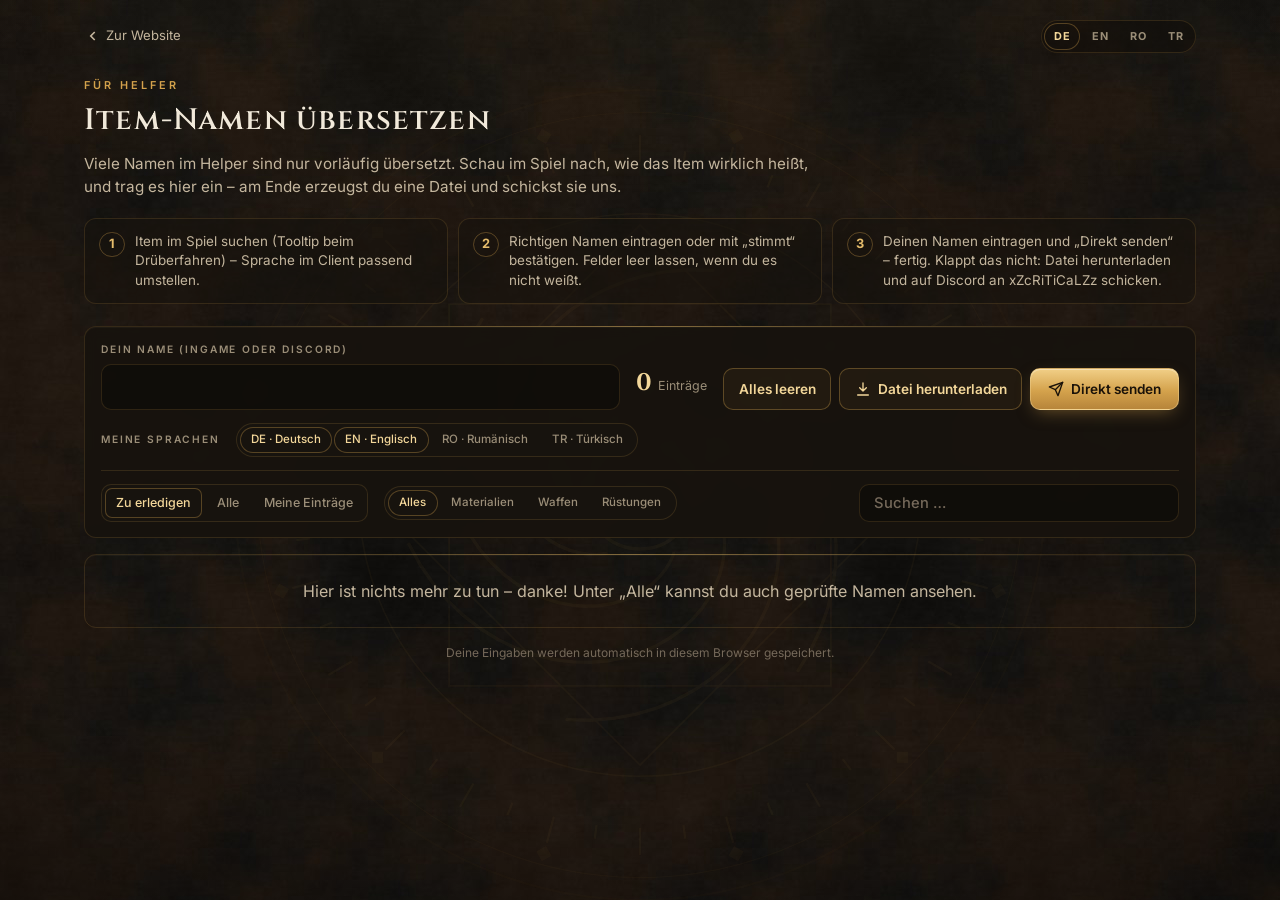
<file: uebersetzen/index.html>
<!DOCTYPE html>
<html lang="de">
<head>
  <meta charset="utf-8">
  <meta name="viewport" content="width=device-width, initial-scale=1">
  <title>Item-Namen übersetzen · Origins2 Helper by Society</title>
  <meta name="description" content="Hilf mit: Item-Namen für den Origins2 Helper prüfen und übersetzen – fertige Datei erzeugen und schicken.">
  <meta name="theme-color" content="#110d09">
  <meta name="robots" content="noindex">

  <link rel="stylesheet" href="../css/fonts.css?v=20261126-6">
  <link rel="stylesheet" href="../css/tailwind.css?v=20261126-6">
  <link rel="stylesheet" href="../css/theme.css?v=20261126-6">
  <link rel="stylesheet" href="uebersetzen.css?v=20261126-6">
</head>
<body class="min-h-screen bg-ink-950 text-parch-100 font-sans antialiased">

  <header class="tr-top">
    <a href="../index.html#team" class="tr-back">
      <svg viewBox="0 0 20 20" fill="currentColor" aria-hidden="true"><path d="M12.7 4.3 7 10l5.7 5.7 1.4-1.4L9.8 10l4.3-4.3z"/></svg>
      <span data-t="back">Zur Website</span>
    </a>
    <div class="lang-switch" role="group" aria-label="Sprache / Language">
      <button type="button" data-lang="de">DE</button>
      <button type="button" data-lang="en">EN</button>
      <button type="button" data-lang="ro">RO</button>
      <button type="button" data-lang="tr">TR</button>
    </div>
  </header>

  <main class="tr-main">
    <p class="eyebrow" data-t="eyebrow">Für Helfer</p>
    <h1 class="section-title tr-title" data-t="title">Item-Namen übersetzen</h1>
    <p class="tr-intro" data-t="intro">Viele Namen im Helper sind nur vorläufig übersetzt. Schau im Spiel nach, wie das Item wirklich heißt, und trag es hier ein – am Ende erzeugst du eine Datei und schickst sie uns.</p>

    <ol class="tr-steps">
      <li><b>1</b><span data-t="step1">Item im Spiel suchen (Tooltip beim Drüberfahren) – Sprache im Client passend umstellen.</span></li>
      <li><b>2</b><span data-t="step2">Richtigen Namen eintragen oder mit „stimmt“ bestätigen. Felder leer lassen, wenn du es nicht weißt.</span></li>
      <li><b>3</b><span data-t="step3">Deinen Namen eintragen, „Datei erzeugen“ und die Datei auf Discord an xZcRiTiCaLZz schicken.</span></li>
    </ol>

    <!-- Werkzeugleiste (bleibt beim Scrollen oben) -->
    <div class="tr-bar panel">
      <div class="tr-bar-row">
        <label class="field tr-who"><span class="field-label" data-t="who">Dein Name (Ingame oder Discord)</span>
          <input id="tr-who" class="field-input text" maxlength="40" autocomplete="off"></label>
        <div class="tr-progress">
          <span class="tr-prog-num tabular-nums" id="tr-count">0</span>
          <span class="tr-prog-label" data-t="done">Einträge</span>
        </div>
        <div class="tr-actions">
          <button type="button" class="btn-ghost-sq" id="tr-reset" data-t="reset">Alles leeren</button>
          <button type="button" class="btn-ghost-sq" id="tr-download">
            <svg class="h-4 w-4" viewBox="0 0 24 24" fill="none" stroke="currentColor" stroke-width="2" stroke-linecap="round" stroke-linejoin="round" aria-hidden="true"><path d="M12 3v12M7 10l5 5 5-5M4 21h16"/></svg>
            <span data-t="download">Datei herunterladen</span></button>
          <button type="button" class="btn-gold py-2.5" id="tr-send">
            <svg class="h-4 w-4" viewBox="0 0 24 24" fill="none" stroke="currentColor" stroke-width="2" stroke-linecap="round" stroke-linejoin="round" aria-hidden="true"><path d="m22 2-7 20-4-9-9-4Z"/><path d="M22 2 11 13"/></svg>
            <span data-t="send">Direkt senden</span></button>
        </div>
      </div>
      <div class="tr-bar-row tr-mylangs">
        <span class="field-label" data-t="myLangs">Meine Sprachen</span>
        <div class="chips chips-sm" id="tr-langs"></div>
      </div>
      <div class="tr-bar-row tr-filters">
        <div class="seg seg-sm" role="radiogroup" id="tr-show">
          <label><input type="radio" name="tr-show" value="todo" checked><span data-t="showTodo">Zu erledigen</span></label>
          <label><input type="radio" name="tr-show" value="all"><span data-t="showAll">Alle</span></label>
          <label><input type="radio" name="tr-show" value="mine"><span data-t="showMine">Meine Einträge</span></label>
        </div>
        <div class="chips chips-sm" id="tr-groups"></div>
        <input id="tr-search" class="field-input text tr-search" type="search" data-tp="search" placeholder="Suchen …">
      </div>
      <p class="tr-msg" id="tr-msg" role="status"></p>
    </div>

    <div id="tr-list" class="tr-list"></div>
    <p class="tr-saved" data-t="saved">Deine Eingaben werden automatisch in diesem Browser gespeichert.</p>
  </main>

  <script src="../js/data.js?v=20261126-6"></script>
  <script src="../js/feedback.js?v=20261126-6"></script>   <!-- nur für FEEDBACK_WEBHOOK -->
  <script src="uebersetzen.js?v=20261126-6"></script>
</body>
</html>
</file>
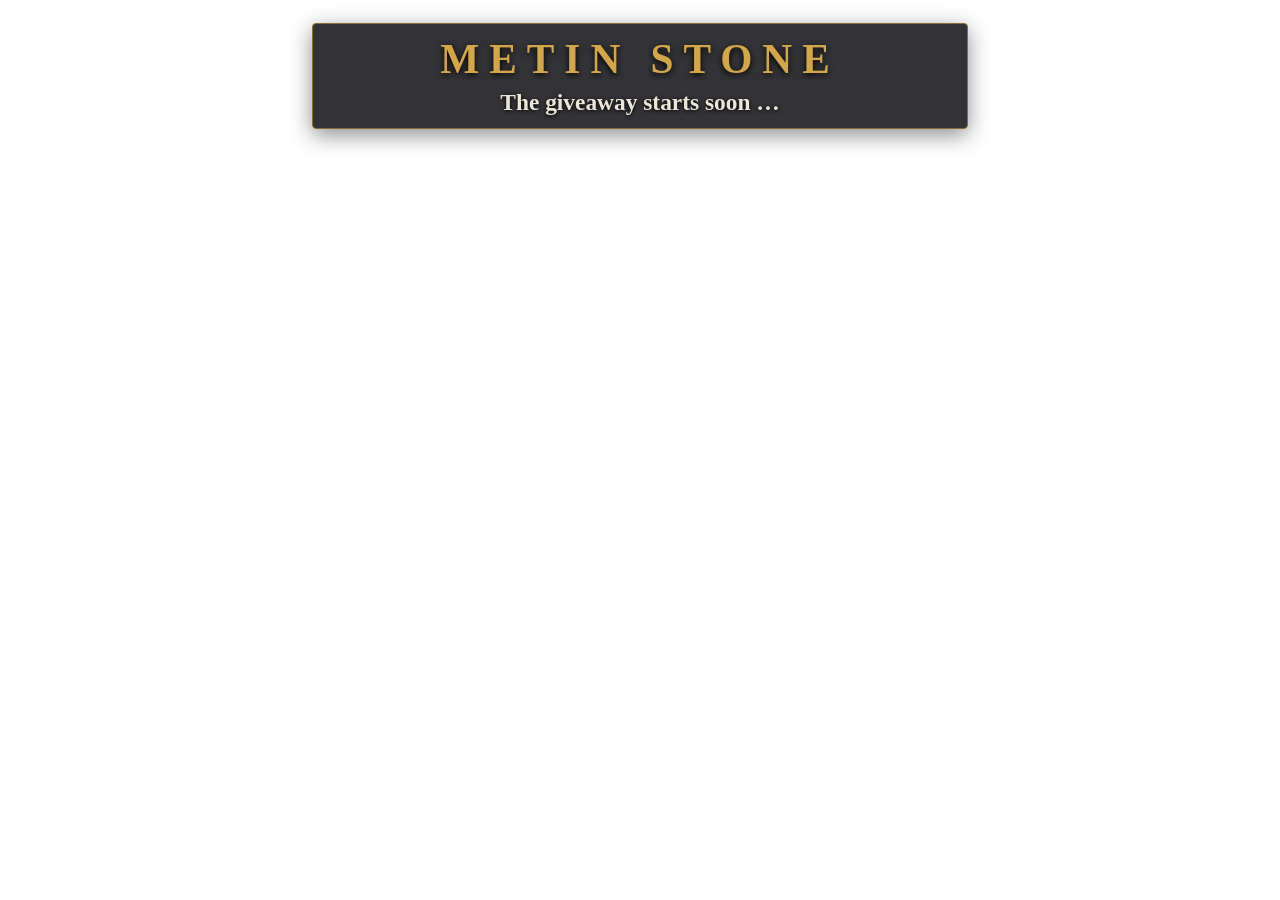
<file: giveaway/metin-stein/index.html>
<!DOCTYPE html>
<html lang="de">
<head>
  <meta charset="utf-8">
  <title>Metin-Stein</title>
  <meta name="viewport" content="width=device-width, initial-scale=1">
  <link rel="stylesheet" href="css/stone.css">
</head>
<body>
  <div id="app">
    <header>
      <div class="title" id="t-title"></div>
      <div class="hint" id="t-hint"></div>
      <div class="drops hidden" id="drops"></div>
    </header>

    <div class="hp">
      <div class="hp-text"><span id="hp-label"></span><span id="hp-num"></span></div>
      <div class="hp-track"><div class="hp-fill" id="hp-fill"></div></div>
    </div>

    <div id="stage">
      <div id="stone-wrap">
        <div id="stone">
          <img id="stone-img" alt="">
          <div id="cracks">
            <svg viewBox="0 0 100 117" preserveAspectRatio="none" aria-hidden="true">
              <g class="c c1">
                <path class="dark" d="M52 6 L47 24 L55 38 L44 56 L50 72"/>
                <path class="lite" d="M52 6 L47 24 L55 38 L44 56 L50 72"/>
                <path class="dark" d="M70 20 L63 40 L69 58"/>
                <path class="lite" d="M70 20 L63 40 L69 58"/>
              </g>
              <g class="c c2">
                <path class="dark" d="M55 38 L72 46 L80 64 L74 80"/>
                <path class="lite" d="M55 38 L72 46 L80 64 L74 80"/>
                <path class="dark" d="M44 56 L28 62 L22 80"/>
                <path class="lite" d="M44 56 L28 62 L22 80"/>
                <path class="dark" d="M47 24 L33 30 L26 44"/>
                <path class="lite" d="M47 24 L33 30 L26 44"/>
              </g>
              <g class="c c3">
                <path class="dark" d="M50 72 L58 90 L54 108"/>
                <path class="lite" d="M50 72 L58 90 L54 108"/>
                <path class="dark" d="M50 72 L36 88 L40 104"/>
                <path class="lite" d="M50 72 L36 88 L40 104"/>
                <path class="dark" d="M63 40 L82 34 L90 48"/>
                <path class="lite" d="M63 40 L82 34 L90 48"/>
                <path class="dark" d="M28 62 L14 58 L10 44"/>
                <path class="lite" d="M28 62 L14 58 L10 44"/>
              </g>
            </svg>
          </div>
        </div>
        <div id="floats"></div>
      </div>
    </div>

    <ul id="feed"></ul>
  </div>

  <canvas id="fx"></canvas>
  <div id="flash"></div>

  <div id="banner" class="hidden">
    <div class="b-small" id="b-small"></div>
    <div class="b-name" id="b-name"></div>
    <div class="b-drop hidden" id="b-drop"></div>
    <div class="b-sub" id="b-sub"></div>
    <ol class="b-top" id="b-top"></ol>
  </div>

  <div id="rules" class="hidden">
    <div class="r-title" id="r-title"></div>
    <ul id="r-list"></ul>
  </div>

  <div id="panel" class="hidden">
    <div class="p-title" id="p-title"></div>
    <div class="p-row" id="p-status"></div>
    <div class="p-row">
      <button id="p-hit"></button>
      <button id="p-new"></button>
    </div>
    <div class="p-row">
      <button id="p-rules"></button>
      <button id="p-cycle"></button>
    </div>
    <div class="p-row">
      <label id="p-hp-label"></label>
      <input id="p-hp" type="number" min="1" step="1">
    </div>
    <div class="p-row">
      <button id="p-sim"></button>
    </div>
    <div class="p-row">
      <input id="p-room" type="text" style="flex:1;width:auto">
      <button id="p-connect" style="flex:none"></button>
    </div>
    <div class="p-last" id="p-last"></div>
    <div class="p-last" id="p-plan"></div>
    <div class="p-keys" id="p-keys"></div>
  </div>

  <script src="js/config.js"></script>
  <script src="js/stone-data.js"></script>
  <script src="js/game.js"></script>
  <script src="js/chat-twitch.js"></script>
  <script src="js/chat-kick.js"></script>
  <script src="js/stone.js"></script>
</body>
</html>
</file>
<file: css/fonts.css>
/* =====================================================================
   SCHRIFTARTEN – liegen bei uns im Ordner assets/fonts/
   ---------------------------------------------------------------------
   Früher kamen Cinzel und Inter direkt von Google. Dabei ging die
   IP-Adresse jedes Besuchers an Google. Jetzt liefern wir sie selbst
   aus: gleiche Schrift, nichts geht nach außen, lädt schneller.

   Beides sind „variable" Schriften: EINE Datei deckt alle Stärken ab.
   latin-ext wird vom Browser nur geladen, wenn ein Zeichen daraus
   wirklich vorkommt (z. B. rumänisch ș, türkisch ğ).

   Lizenz: SIL Open Font License 1.1 (beide erlauben das Mitliefern).
   Dateien stammen aus der Google-Fonts-Auslieferung (Cinzel v26,
   Inter v20); zum Aktualisieren einfach neu herunterladen und ersetzen.
   ===================================================================== */

@font-face {
  font-family: 'Cinzel';
  font-style: normal;
  font-weight: 400 900;
  font-display: swap;
  src: url('../assets/fonts/cinzel-latin-ext.woff2') format('woff2');
  unicode-range: U+0100-02BA, U+02BD-02C5, U+02C7-02CC, U+02CE-02D7, U+02DD-02FF, U+0304, U+0308, U+0329, U+1D00-1DBF, U+1E00-1E9F, U+1EF2-1EFF, U+2020, U+20A0-20AB, U+20AD-20C4, U+2113, U+2C60-2C7F, U+A720-A7FF;
}
@font-face {
  font-family: 'Cinzel';
  font-style: normal;
  font-weight: 400 900;
  font-display: swap;
  src: url('../assets/fonts/cinzel-latin.woff2') format('woff2');
  unicode-range: U+0000-00FF, U+0131, U+0152-0153, U+02BB-02BC, U+02C6, U+02DA, U+02DC, U+0304, U+0308, U+0329, U+2000-206F, U+20AC, U+2122, U+2191, U+2193, U+2212, U+2215, U+FEFF, U+FFFD;
}

@font-face {
  font-family: 'Inter';
  font-style: normal;
  font-weight: 100 900;
  font-display: swap;
  src: url('../assets/fonts/inter-latin-ext.woff2') format('woff2');
  unicode-range: U+0100-02BA, U+02BD-02C5, U+02C7-02CC, U+02CE-02D7, U+02DD-02FF, U+0304, U+0308, U+0329, U+1D00-1DBF, U+1E00-1E9F, U+1EF2-1EFF, U+2020, U+20A0-20AB, U+20AD-20C4, U+2113, U+2C60-2C7F, U+A720-A7FF;
}
@font-face {
  font-family: 'Inter';
  font-style: normal;
  font-weight: 100 900;
  font-display: swap;
  src: url('../assets/fonts/inter-latin.woff2') format('woff2');
  unicode-range: U+0000-00FF, U+0131, U+0152-0153, U+02BB-02BC, U+02C6, U+02DA, U+02DC, U+0304, U+0308, U+0329, U+2000-206F, U+20AC, U+2122, U+2191, U+2193, U+2212, U+2215, U+FEFF, U+FFFD;
}
</file>
<file: uebersetzen/uebersetzen.css>
/* Übersetzer-Tool für Helfer – baut auf ../css/theme.css auf */
.tr-top { max-width: 72rem; margin: 0 auto; padding: 1.25rem 1.25rem 0; display: flex; align-items: center; justify-content: space-between; gap: 1rem; }
.tr-back { display: inline-flex; align-items: center; gap: 0.35rem; font-size: 0.82rem; color: var(--color-parch-300); }
.tr-back svg { width: 1rem; height: 1rem; }
.tr-back:hover { color: var(--color-gold-200); }

.tr-main { max-width: 72rem; margin: 0 auto; padding: 1.5rem 1.25rem 4rem; }
.tr-title { margin-top: 0.3rem; }
.tr-intro { max-width: 46rem; margin-top: 0.6rem; font-size: 0.95rem; line-height: 1.55; color: var(--color-parch-300); }
.tr-steps { list-style: none; padding: 0; margin: 1.2rem 0 0; display: grid; gap: 0.6rem; grid-template-columns: repeat(3, minmax(0, 1fr)); }
.tr-steps li { display: flex; gap: 0.65rem; align-items: flex-start; padding: 0.8rem 0.9rem; border: 1px solid var(--line); border-radius: 12px; background: rgb(23 19 14 / .55); font-size: 0.84rem; line-height: 1.45; color: var(--color-parch-300); }
.tr-steps b { flex: none; display: grid; place-items: center; width: 1.6rem; height: 1.6rem; border-radius: 99px; border: 1px solid var(--line-strong); color: var(--color-gold-300); font-size: 0.8rem; }
@media (max-width: 767px) { .tr-steps { grid-template-columns: 1fr; } }

/* Werkzeugleiste */
.tr-bar { position: sticky; top: 0.5rem; z-index: 20; margin-top: 1.4rem; padding: 0.9rem 1rem; background: rgb(23 19 14 / .96); backdrop-filter: blur(6px); }
.tr-bar-row { display: flex; flex-wrap: wrap; align-items: flex-end; gap: 0.75rem 1rem; }
.tr-who { flex: 1 1 16rem; }
.tr-progress { display: flex; align-items: baseline; gap: 0.4rem; padding-bottom: 0.55rem; }
.tr-prog-num { font-family: Cinzel, Georgia, serif; font-size: 1.5rem; font-weight: 700; color: var(--color-gold-200); }
.tr-prog-label { font-size: 0.78rem; color: var(--color-parch-400); }
.tr-actions { display: flex; gap: 0.5rem; margin-left: auto; }
.tr-actions .btn-gold, .tr-actions .btn-ghost-sq { display: inline-flex; align-items: center; gap: 0.45rem; }
.tr-filters { align-items: center; margin-top: 0.8rem; padding-top: 0.8rem; border-top: 1px solid var(--line); }
.tr-search { flex: 1 1 12rem; max-width: 20rem; margin-left: auto; padding-top: 0.45rem; padding-bottom: 0.45rem; }
.tr-msg { margin-top: 0.5rem; min-height: 1rem; font-size: 0.82rem; color: var(--color-gold-200); }
.tr-msg:empty { display: none; }
.tr-msg.is-bad { color: #ff8b8f; }
@media (max-width: 639px) { .tr-bar { position: static; } .tr-actions { width: 100%; flex-wrap: wrap; } .tr-actions > * { flex: 1 1 40%; justify-content: center; } .tr-actions #tr-send { flex-basis: 100%; order: -1; } .tr-search { max-width: none; margin-left: 0; } }

/* Liste */
.tr-list { margin-top: 1rem; display: flex; flex-direction: column; gap: 0.6rem; }
.tr-row { display: grid; grid-template-columns: 5rem repeat(var(--tr-cols, 2), minmax(0, 1fr)); gap: 1rem; align-items: center; padding: 0.8rem 1rem; transition: border-color .2s; }
.tr-row.is-done { border-color: rgb(212 162 76 / .4); }
.tr-item { display: flex; flex-direction: column; align-items: center; gap: 0.3rem; }
.tr-ico { display: grid; place-items: center; width: 3rem; height: 3rem; border-radius: 10px; background: #0c0907; border: 1px solid var(--line); overflow: hidden; }
.tr-ico-wpn, .tr-ico-arm { height: 4.6rem; }
.tr-ico img { max-width: 100%; max-height: 100%; object-fit: contain; }
.tr-ico-mat img { width: 2.5rem; height: 2.5rem; }
.tr-id { font-size: 0.66rem; letter-spacing: 0.06em; color: var(--color-parch-500); font-variant-numeric: tabular-nums; }

.tr-lang { display: flex; flex-direction: column; gap: 0.4rem; min-width: 0; }
.tr-cur { display: flex; align-items: center; gap: 0.45rem; min-width: 0; }
.tr-lang-tag { flex: none; font-size: 0.6rem; font-weight: 700; letter-spacing: 0.1em; padding: 0.1rem 0.35rem; border-radius: 5px; border: 1px solid var(--line); color: var(--color-parch-400); }
.tr-cur-name { font-size: 0.9rem; font-weight: 500; color: var(--color-parch-100); white-space: nowrap; overflow: hidden; text-overflow: ellipsis; }
.tr-cur-name.is-empty { color: var(--color-parch-500); }
.tr-st { flex: none; font-size: 0.6rem; font-weight: 700; letter-spacing: 0.08em; text-transform: uppercase; padding: 0.12rem 0.4rem; border-radius: 5px; }
.tr-st-ok { color: #7fd99a; background: rgb(60 160 90 / .12); }
.tr-st-tmp { color: var(--color-gold-200); background: rgb(212 162 76 / .14); }
.tr-st-miss { color: #ff9a9e; background: rgb(229 72 77 / .14); }
.tr-edit { display: flex; gap: 0.4rem; }
.tr-edit input { flex: 1; min-width: 0; padding-top: 0.45rem; padding-bottom: 0.45rem; font-size: 0.88rem; }
.tr-lang.is-filled .tr-edit input { border-color: rgb(212 162 76 / .45); }
.tr-ok { flex: none; display: inline-flex; align-items: center; gap: 0.3rem; padding: 0 0.65rem; border-radius: 10px; border: 1px solid var(--line); background: transparent;
  font-size: 0.76rem; font-weight: 600; color: var(--color-parch-400); cursor: pointer; transition: color .15s, border-color .15s, background .15s; }
.tr-ok svg { width: 0.95rem; height: 0.95rem; }
.tr-ok:hover { color: var(--color-parch-200); border-color: var(--line-strong); }
.tr-ok.is-on { color: #7fd99a; border-color: rgb(127 217 154 / .45); background: rgb(60 160 90 / .12); }
.tr-empty { padding: 1.5rem; text-align: center; color: var(--color-parch-300); }
.tr-saved { margin-top: 1rem; font-size: 0.75rem; color: var(--color-parch-500); text-align: center; }

@media (max-width: 767px) {
  .tr-row { grid-template-columns: 3.4rem minmax(0, 1fr); gap: 0.7rem 0.8rem; padding: 0.75rem; }
  .tr-item { grid-row: span 2; align-self: start; }
  .tr-ico { width: 3rem; }
}

/* geprüfte Namen: Eingabe eingeklappt, Link „korrigieren“ */
.tr-lang.is-folded .tr-edit { display: none; }
.tr-fix { margin-left: auto; flex: none; padding: 0; border: 0; background: none; font-size: 0.74rem; color: var(--color-parch-500); cursor: pointer; text-decoration: underline; text-underline-offset: 3px; }
.tr-fix:hover { color: var(--color-gold-200); }

/* Sprachauswahl & Vorlage bei RO/TR */
.tr-mylangs { align-items: center; margin-top: 0.8rem; }
.tr-mylangs .field-label { min-width: 7rem; }
.tr-ref { font-size: 0.72rem; color: var(--color-parch-500); white-space: nowrap; overflow: hidden; text-overflow: ellipsis; }
@media (max-width: 1023px) { .tr-row { grid-template-columns: 5rem repeat(min(var(--tr-cols, 2), 2), minmax(0, 1fr)); } }
/* bei 3–4 Sprachen: Namen umbrechen statt abschneiden */
.tr-cur { flex-wrap: wrap; row-gap: 0.25rem; }
.tr-cur-name { white-space: normal; overflow-wrap: anywhere; }
.tr-ref { white-space: normal; }
</file>
<file: giveaway/metin-stein/css/stone.css>
:root {
  --bg: #0f1115;
  --gold: #d4a64a;
  --gold-dim: #8a6c2f;
  --text: #ece6d8;
  --muted: #9a9484;
  --red: #c0392b;
}
* { box-sizing: border-box; margin: 0; padding: 0; }
html, body { width: 100%; height: 100%; overflow: hidden; background: transparent; }
body {
  font-family: Georgia, 'Times New Roman', serif;
  color: var(--text);
  -webkit-font-smoothing: antialiased;
}
body.bg { background: radial-gradient(ellipse at 50% 30%, #1a1d24, #0f1115 70%); }
.hidden { display: none !important; }

#app {
  position: relative; z-index: 2;
  height: 100%; width: 100%;
  max-width: 760px; margin: 0 auto;
  display: flex; flex-direction: column; align-items: center;
  padding: 2.5vh 3vw 2vh;
  gap: 1.6vh;
}

header { text-align: center; text-shadow: 0 2px 8px rgba(0,0,0,.85); }
.title {
  font-size: clamp(20px, 4.6vh, 40px); letter-spacing: .28em; text-transform: uppercase;
  color: var(--gold); font-weight: 700;
}
.hint { margin-top: .5vh; font-size: clamp(13px, 2.2vh, 20px); color: var(--text); }
.hint b { color: var(--gold); }

.hp { width: min(86%, 520px); }
.hp-text {
  display: flex; justify-content: space-between;
  font-size: clamp(12px, 2vh, 18px); letter-spacing: .12em; text-transform: uppercase;
  color: var(--text); margin-bottom: .6vh; text-shadow: 0 2px 6px rgba(0,0,0,.9);
}
.hp-track {
  height: clamp(12px, 2.4vh, 22px); background: rgba(15,17,21,.92);
  border: 1px solid var(--gold-dim); border-radius: 3px; overflow: hidden;
  box-shadow: 0 0 0 1px rgba(0,0,0,.6), 0 4px 14px rgba(0,0,0,.5);
}
.hp-fill {
  height: 100%; width: 100%;
  background: linear-gradient(180deg, #f1c866, #b8862b 60%, #8a6320);
  transition: width .35s ease-out, filter .3s;
}
.hp-fill.low { background: linear-gradient(180deg, #e2563f, #b02a1a 60%, #7d1a0f); }

#stage { flex: 1; width: 100%; min-height: 0; display: flex; align-items: center; justify-content: center; }
#stone-wrap { position: relative; height: 100%; aspect-ratio: 179 / 210; max-width: 100%; max-height: 100%; }
#stone {
  position: absolute; inset: 0;
  filter: drop-shadow(0 14px 18px rgba(0,0,0,.65)) drop-shadow(0 0 22px rgba(110,140,255,.35));
  transition: filter .25s;
  transform-origin: 50% 90%;
}
#stone.spawn { animation: spawn .7s cubic-bezier(.2,1.3,.4,1); }
#stone.hit { animation: shake .22s linear; }
#stone.crit { animation: shake-crit .34s linear; filter: drop-shadow(0 14px 18px rgba(0,0,0,.65)) drop-shadow(0 0 34px rgba(255,196,80,.9)); }
#stone.destroyed { animation: boom .3s ease-in forwards; }
#stone-img { width: 100%; height: 100%; display: block; object-fit: contain; }

#cracks {
  position: absolute; inset: 0;
  -webkit-mask-image: var(--stone); mask-image: var(--stone);
  -webkit-mask-size: 100% 100%; mask-size: 100% 100%;
  -webkit-mask-repeat: no-repeat; mask-repeat: no-repeat;
}
#cracks svg { width: 100%; height: 100%; display: block; }
#cracks .c { opacity: 0; transition: opacity .35s; }
#stone[data-stage="1"] .c1, #stone[data-stage="2"] .c1, #stone[data-stage="3"] .c1,
#stone[data-stage="2"] .c2, #stone[data-stage="3"] .c2,
#stone[data-stage="3"] .c3 { opacity: 1; }
#cracks path { fill: none; stroke-linecap: round; stroke-linejoin: round; }
#cracks .dark { stroke: #080814; stroke-width: 0.85; }
#cracks .lite { stroke: rgba(255,255,255,.6); stroke-width: .25; }
#stone[data-stage="2"] { filter: drop-shadow(0 14px 18px rgba(0,0,0,.65)) drop-shadow(0 0 26px rgba(255,150,80,.45)); }
#stone[data-stage="3"] { filter: drop-shadow(0 14px 18px rgba(0,0,0,.65)) drop-shadow(0 0 30px rgba(255,90,60,.7)); }

#floats { position: absolute; inset: 0; pointer-events: none; }
.float {
  position: absolute; left: 50%; top: 35%;
  font-weight: 700; font-size: clamp(16px, 3.2vh, 30px); color: #fff;
  text-shadow: 0 2px 4px #000, 0 0 10px rgba(0,0,0,.8);
  white-space: nowrap; animation: floatup 1.3s ease-out forwards;
}
.float.crit { color: #ffcf5a; font-size: clamp(22px, 4.6vh, 42px); }
.float small { font-weight: 400; font-size: .55em; opacity: .85; margin-left: .4em; }

#feed {
  list-style: none; width: min(86%, 520px); min-height: 11vh;
  display: flex; flex-direction: column; gap: .4vh; justify-content: flex-end;
  font-size: clamp(12px, 2vh, 17px); text-shadow: 0 2px 6px rgba(0,0,0,.9);
}
#feed li { display: flex; justify-content: space-between; animation: slidein .25s ease-out; opacity: .92; }
#feed li:nth-last-child(n+4) { opacity: .5; }
#feed .crit { color: #ffcf5a; }
#feed .plat { color: var(--muted); margin-left: .6em; font-size: .85em; text-transform: uppercase; letter-spacing: .08em; }

#fx { position: fixed; inset: 0; z-index: 5; pointer-events: none; }
#flash { position: fixed; inset: 0; z-index: 6; background: #fff; opacity: 0; pointer-events: none; }
#flash.go { animation: flash .5s ease-out; }

#banner {
  position: fixed; z-index: 8; left: 50%; top: 50%; transform: translate(-50%, -50%);
  width: min(88vw, 560px); padding: 3.2vh 4vw; text-align: center;
  background: linear-gradient(180deg, rgba(20,22,28,.96), rgba(12,13,17,.97));
  border: 1px solid var(--gold); border-radius: 4px;
  box-shadow: 0 0 0 1px #000, 0 0 40px rgba(212,166,74,.35), 0 20px 50px rgba(0,0,0,.7);
  animation: banner-in .55s cubic-bezier(.2,1.2,.4,1);
}
.b-small { font-size: clamp(12px, 2vh, 17px); letter-spacing: .3em; text-transform: uppercase; color: var(--gold); }
.b-name { margin: 1.4vh 0; font-size: clamp(28px, 6.4vh, 58px); font-weight: 700; color: #fff; text-shadow: 0 0 18px rgba(212,166,74,.6); word-break: break-word; }
.b-sub { font-size: clamp(13px, 2.2vh, 19px); color: var(--muted); }
.b-top { list-style: none; margin-top: 2vh; padding-top: 1.6vh; border-top: 1px solid var(--gold-dim); font-size: clamp(12px, 2vh, 17px); text-align: left; }
.b-top li { display: flex; justify-content: space-between; padding: .3vh 0; }
.b-top li span:last-child { color: var(--gold); }

#rules {
  position: fixed; z-index: 7; left: 50%; bottom: 3vh; transform: translateX(-50%);
  width: min(90vw, 540px); padding: 1.6vh 3vw;
  background: linear-gradient(180deg, rgba(20,22,28,.97), rgba(12,13,17,.98));
  border: 1px solid var(--gold); border-radius: 4px;
  box-shadow: 0 0 0 1px #000, 0 0 28px rgba(212,166,74,.28), 0 14px 36px rgba(0,0,0,.7);
  animation: rules-in .4s ease-out;
}
.r-title { text-align: center; font-size: clamp(12px, 2vh, 17px); letter-spacing: .3em; text-transform: uppercase; color: var(--gold); margin-bottom: 1vh; }
#r-list { list-style: none; font-size: clamp(13px, 2.2vh, 19px); line-height: 1.45; }
#r-list li { padding: .35vh 0 .35vh 1.4em; position: relative; }
#r-list li::before { content: ''; position: absolute; left: .2em; top: .95em; width: .45em; height: .45em; background: var(--gold); transform: rotate(45deg); }
#r-list b { color: var(--gold); }

.drops { margin-top: .6vh; font-size: clamp(11px, 1.9vh, 16px); color: var(--gold); letter-spacing: .1em; text-transform: uppercase; }
.b-drop {
  margin: .4vh auto 1.2vh; padding: .8vh 1.6vw; display: inline-block;
  font-size: clamp(13px, 2.4vh, 22px); letter-spacing: .14em; text-transform: uppercase; color: #1a1306; font-weight: 700;
  background: linear-gradient(180deg, #f6d27a, #c8963a 60%, #9a6f22); border-radius: 3px;
  box-shadow: 0 0 22px rgba(246,210,122,.6);
}
#banner.drop { border-color: #f6d27a; box-shadow: 0 0 0 1px #000, 0 0 60px rgba(246,210,122,.55), 0 20px 50px rgba(0,0,0,.7); }

body.idle .hp, body.idle #stage, body.idle #feed { visibility: hidden; }

#panel {
  position: fixed; z-index: 20; right: 10px; bottom: 10px; width: 270px; padding: 12px;
  background: rgba(15,17,21,.96); border: 1px solid var(--gold-dim); border-radius: 4px;
  font: 13px/1.4 system-ui, sans-serif; color: var(--text);
}
.p-title { color: var(--gold); letter-spacing: .12em; text-transform: uppercase; font-size: 12px; margin-bottom: 8px; }
.p-row { display: flex; gap: 6px; align-items: center; margin-bottom: 8px; flex-wrap: wrap; }
.p-row label { flex: 1; color: var(--muted); }
#panel input { width: 80px; background: #1a1d24; color: var(--text); border: 1px solid var(--gold-dim); padding: 5px; border-radius: 3px; }
#panel button { flex: 1; background: #1a1d24; color: var(--gold); border: 1px solid var(--gold-dim); padding: 7px 8px; border-radius: 3px; cursor: pointer; font-size: 12px; }
#panel button:hover { background: #242832; }
#panel button.on { background: var(--gold); color: #111; }
.chip { display: inline-block; padding: 2px 7px; border-radius: 10px; font-size: 11px; background: #242832; }
.chip.ok { background: #1f4d2b; color: #9be7ae; }
.chip.error, .chip.noid { background: #5a2020; color: #ffb3b3; }
.p-last { color: var(--muted); font-size: 11px; margin-bottom: 8px; word-break: break-all; }
.p-keys { color: var(--muted); font-size: 11px; }

@keyframes shake {
  0% { transform: translate(0,0) rotate(0); } 20% { transform: translate(-5px,1px) rotate(-1.2deg); }
  45% { transform: translate(5px,-1px) rotate(1.2deg); } 70% { transform: translate(-3px,0) rotate(-.6deg); } 100% { transform: translate(0,0) rotate(0); }
}
@keyframes shake-crit {
  0% { transform: scale(1) translate(0,0) rotate(0); } 15% { transform: scale(1.07) translate(-10px,2px) rotate(-2.4deg); }
  35% { transform: scale(1.05) translate(10px,-2px) rotate(2.4deg); } 60% { transform: scale(1.03) translate(-6px,0) rotate(-1.2deg); }
  100% { transform: scale(1) translate(0,0) rotate(0); }
}
@keyframes spawn { 0% { transform: scale(.2) translateY(40px); opacity: 0; } 100% { transform: scale(1) translateY(0); opacity: 1; } }
@keyframes boom { 0% { transform: scale(1); opacity: 1; } 40% { transform: scale(1.1); opacity: 1; } 41% { opacity: 0; } 100% { transform: scale(1.1); opacity: 0; } }
@keyframes floatup {
  0% { transform: translate(var(--dx, 0), 0) scale(.6); opacity: 0; } 15% { opacity: 1; transform: translate(var(--dx, 0), -8px) scale(1.1); }
  100% { transform: translate(var(--dx, 0), -90px) scale(1); opacity: 0; }
}
@keyframes rules-in { from { transform: translate(-50%, 20px); opacity: 0; } to { transform: translate(-50%, 0); opacity: 1; } }
@keyframes slidein { from { transform: translateX(-12px); opacity: 0; } to { transform: none; opacity: .92; } }
@keyframes flash { 0% { opacity: .75; } 100% { opacity: 0; } }
@keyframes banner-in { 0% { transform: translate(-50%, -40%) scale(.85); opacity: 0; } 100% { transform: translate(-50%, -50%) scale(1); opacity: 1; } }

/* ---- Lesbarkeit: dunkle Platten hinter Text, groessere Schrift, kraeftige Umrandung ---- */
#app { gap: 1.2vh; }
header {
  width: min(96%, 660px); padding: 1.3vh 2vw 1.2vh;
  background: rgba(12,13,17,.84); border: 1px solid var(--gold-dim); border-radius: 4px;
  box-shadow: 0 6px 22px rgba(0,0,0,.45);
}
.title { font-size: clamp(22px, 4.6vh, 42px); letter-spacing: .24em; text-shadow: 0 2px 6px #000; }
.hint { font-size: clamp(15px, 2.6vh, 24px); font-weight: 600; line-height: 1.25; text-shadow: 0 1px 4px #000; }
.drops { font-size: clamp(13px, 2.2vh, 19px); font-weight: 700; margin-top: .8vh; padding-top: .7vh; border-top: 1px solid rgba(138,108,47,.5); }

.hp {
  width: min(96%, 660px); padding: 1vh 2vw 1.2vh;
  background: rgba(12,13,17,.84); border: 1px solid var(--gold-dim); border-radius: 4px;
  box-shadow: 0 6px 22px rgba(0,0,0,.45);
}
.hp-text { font-size: clamp(14px, 2.5vh, 22px); font-weight: 700; margin-bottom: .8vh; text-shadow: none; }
.hp-track { height: clamp(16px, 3vh, 28px); }

#feed {
  width: min(96%, 660px); min-height: 0; padding: 1vh 2vw;
  background: rgba(12,13,17,.84); border: 1px solid var(--gold-dim); border-radius: 4px;
  box-shadow: 0 6px 22px rgba(0,0,0,.45);
  font-size: clamp(14px, 2.6vh, 23px); font-weight: 600; gap: .5vh; text-shadow: none;
}
#feed:empty { visibility: hidden; }
#feed li { opacity: 1; }
#feed li:nth-last-child(n+4) { opacity: .62; }
#feed .plat { font-size: .7em; }

.float {
  font-size: clamp(22px, 4.4vh, 40px); font-weight: 800; color: #fff;
  text-shadow: 0 0 3px #000, 0 0 3px #000, 2px 2px 0 #000, -2px -2px 0 #000, 2px -2px 0 #000, -2px 2px 0 #000, 0 4px 14px rgba(0,0,0,.9);
}
.float.crit { font-size: clamp(28px, 6vh, 54px); color: #ffd466; }
.float small { font-size: .5em; font-weight: 700; }

#rules { padding: 2vh 3vw; }
#r-list { font-size: clamp(15px, 2.6vh, 22px); }
.r-title { font-size: clamp(13px, 2.2vh, 19px); }
.b-sub { font-size: clamp(14px, 2.4vh, 21px); }
.b-top { font-size: clamp(14px, 2.4vh, 20px); }

/* Drop-Ergebnis deutlich: Gewinn = grosses Gold-Siegel, kein Drop = grau und klein */
.b-drop { display: block; margin: 1vh auto 1.4vh; padding: 1.3vh 2vw; font-size: clamp(17px, 3.4vh, 30px); letter-spacing: .08em; animation: drop-pulse 1s ease-in-out infinite alternate; }
.b-drop.none { font-size: clamp(13px, 2.3vh, 20px); letter-spacing: .05em; color: #c9ccd3; font-weight: 600; text-transform: none;
  background: rgba(70,74,84,.75); box-shadow: none; animation: none; }
@keyframes drop-pulse { from { box-shadow: 0 0 14px rgba(246,210,122,.5); } to { box-shadow: 0 0 42px rgba(246,210,122,.95); } }
</file>
<file: css/theme.css>
/* =====================================================================
   Origins2 Helper by Society – Komponenten & Feinschliff
   Farben kommen aus css/tailwind.css (--color-ink-*, --color-gold-* …)
   ===================================================================== */

:root {
  --line: rgb(212 162 76 / 0.16);
  --line-strong: rgb(212 162 76 / 0.34);
  --radius: 10px;
}

body {
  font-feature-settings: "cv11" 1;
  background:
    radial-gradient(1200px 500px at 50% -10%, rgb(212 162 76 / 0.06), transparent 70%),
    var(--color-ink-950);
}

::selection { background: rgb(212 162 76 / 0.35); color: #fff; }

.no-scrollbar { scrollbar-width: none; }
.no-scrollbar::-webkit-scrollbar { display: none; }

/* ---------------- Hero ---------------- */
.hero-bg {
  position: absolute; inset: 0;
  background:
    radial-gradient(60% 80% at 50% 0%, rgb(183 133 58 / 0.22), transparent 70%),
    radial-gradient(40% 60% at 15% 30%, rgb(120 60 20 / 0.20), transparent 70%),
    radial-gradient(40% 60% at 85% 20%, rgb(90 50 20 / 0.22), transparent 70%),
    linear-gradient(180deg, #1c150d 0%, #110d09 100%);
  background-size: cover;
  background-position: center 30%;
  transform: scale(1.02);
}
.hero-bg.has-image { filter: saturate(0.9) brightness(0.75); }

.hero-shade {
  position: absolute; inset: 0;
  background:
    linear-gradient(180deg, rgb(17 13 9 / 0.55) 0%, rgb(17 13 9 / 0.35) 35%, rgb(17 13 9 / 0.85) 80%, #110d09 100%),
    radial-gradient(80% 60% at 50% 45%, transparent 0%, rgb(17 13 9 / 0.55) 100%);
}

.ornament-line {
  display: inline-block; width: 48px; height: 1px;
  background: linear-gradient(90deg, transparent, var(--color-gold-400));
  position: relative;
}
.ornament-line::after {
  content: ""; position: absolute; right: -3px; top: -3px;
  width: 7px; height: 7px; transform: rotate(45deg);
  border: 1px solid var(--color-gold-400); background: var(--color-ink-950);
}
.ornament-line.flip { transform: scaleX(-1); }

/* Origins2-Logo im Hero */
.hero-logo-wrap { position: relative; display: flex; justify-content: center; }
.hero-logo-wrap::before {
  /* warmer Schein hinter dem Phönix */
  content: ""; position: absolute; left: 50%; top: 50%;
  width: min(560px, 90vw); height: min(320px, 55vw);
  transform: translate(-50%, -50%);
  background: radial-gradient(closest-side, rgb(214 140 50 / 0.22), transparent);
  pointer-events: none;
}
.hero-logo {
  position: relative;
  height: clamp(190px, 52vw, 330px);
  filter: drop-shadow(0 10px 30px rgb(0 0 0 / 0.6));
}

/* Society-Schriftzug oben links: Ränder weich ausblenden */
.society-wordmark {
  border-radius: 6px;
  -webkit-mask-image: linear-gradient(90deg, transparent, #000 6%, #000 94%, transparent);
          mask-image: linear-gradient(90deg, transparent, #000 6%, #000 94%, transparent);
}

/* Logo-Platzhalter */
.logo-fallback {
  display: inline-flex; align-items: center; justify-content: center;
  height: 6rem; padding: 0 0.5rem;
}
.logo-fallback span {
  font-size: clamp(2.6rem, 9vw, 4.6rem); font-weight: 700; letter-spacing: 0.12em;
  background: linear-gradient(180deg, #fbe7b6 0%, #e6bd6c 45%, #9a6a28 100%);
  -webkit-background-clip: text; background-clip: text; color: transparent;
  filter: drop-shadow(0 2px 12px rgb(212 162 76 / 0.25));
}
.logo-fallback b { font-weight: 700; }
@media (min-width: 640px) { .logo-fallback { height: 8rem; } }

.society-fallback {
  display: inline-flex; align-items: center; justify-content: center;
  width: 2.25rem; height: 2.25rem; border-radius: 9999px;
  border: 1px solid var(--line-strong);
  background: radial-gradient(circle at 30% 25%, #2d2418, #15110c);
  color: var(--color-gold-300); font-weight: 700; font-size: 1rem;
}

/* ---------------- Referral ---------------- */
.referral {
  padding: 1.1rem 1.1rem 1rem;
  border: 1px solid var(--line);
  border-radius: 14px;
  background: linear-gradient(180deg, rgb(30 25 18 / 0.85), rgb(17 13 9 / 0.85));
  box-shadow: inset 0 1px 0 rgb(255 230 180 / 0.05), 0 20px 50px -20px rgb(0 0 0 / 0.8);
  backdrop-filter: blur(6px);
}
.code-box {
  display: flex; align-items: center; justify-content: center;
  border: 1px dashed var(--line-strong);
  border-radius: var(--radius);
  background: rgb(0 0 0 / 0.25);
  padding: 0.55rem 0.75rem;
}

/* ---------------- Buttons ---------------- */
.btn-gold {
  display: inline-flex; align-items: center; gap: 0.45rem;
  padding: 0 1.05rem; border-radius: var(--radius);
  font-size: 0.85rem; font-weight: 600; color: #1a1209;
  background: linear-gradient(180deg, #f1cf87 0%, #d4a24c 55%, #b7853a 100%);
  border: 1px solid #f3d79a66;
  box-shadow: inset 0 1px 0 rgb(255 255 255 / 0.35), 0 6px 18px -6px rgb(212 162 76 / 0.5);
  transition: filter .15s, transform .15s;
  cursor: pointer;
}
.btn-gold:hover { filter: brightness(1.07); }
.btn-gold:active { transform: translateY(1px); }
.btn-gold.is-done { background: linear-gradient(180deg, #b9e2a4, #7fb466); border-color: #b9e2a466; }

.btn-ghost {
  display: inline-flex; align-items: center; gap: 0.4rem;
  padding: 0.45rem 0.8rem; border-radius: 999px;
  border: 1px solid var(--line); color: var(--color-parch-300);
  background: rgb(17 13 9 / 0.5);
  transition: border-color .15s, color .15s;
}
.btn-ghost:hover { border-color: var(--line-strong); color: var(--color-gold-200); }

/* ---------------- Tabs ---------------- */
.tab {
  position: relative; white-space: nowrap;
  padding: 0.95rem 0.9rem; font-size: 0.85rem; font-weight: 500;
  color: var(--color-parch-400);
}
.tab.is-active { color: var(--color-gold-200); }
.tab.is-active::after {
  content: ""; position: absolute; left: 0.9rem; right: 0.9rem; bottom: -1px; height: 2px;
  background: linear-gradient(90deg, transparent, var(--color-gold-300), transparent);
}
.tab.is-soon { color: var(--color-parch-500); cursor: default; }
.tab em {
  font-style: normal; font-size: 0.62rem; font-weight: 600; letter-spacing: 0.08em; text-transform: uppercase;
  margin-left: 0.35rem; padding: 0.1rem 0.4rem; border-radius: 4px;
  border: 1px solid var(--line); color: var(--color-gold-400);
}

/* ---------------- Headings ---------------- */
.eyebrow {
  font-size: 0.68rem; font-weight: 600; letter-spacing: 0.28em; text-transform: uppercase;
  color: var(--color-gold-400);
}
.section-title {
  margin-top: 0.35rem;
  font-family: var(--font-display); font-weight: 600; letter-spacing: 0.04em;
  font-size: clamp(1.4rem, 3.5vw, 1.85rem); color: var(--color-parch-100);
}

/* ---------------- Chips ---------------- */
.chips {
  display: inline-flex; padding: 3px; gap: 2px;
  border: 1px solid var(--line); border-radius: 999px; background: var(--color-ink-900);
}
.chip {
  padding: 0.4rem 0.85rem; border-radius: 999px;
  font-size: 0.78rem; font-weight: 500; color: var(--color-parch-400);
  transition: background .15s, color .15s; cursor: pointer;
}
.chip:hover { color: var(--color-parch-200); }
.chip.is-active { background: var(--color-ink-700); color: var(--color-gold-200); box-shadow: inset 0 0 0 1px var(--line-strong); }

/* ---------------- Panels ---------------- */
.panel {
  position: relative;
  border: 1px solid var(--line);
  border-radius: 12px;
  background: linear-gradient(180deg, var(--color-ink-800) 0%, var(--color-ink-900) 100%);
  box-shadow: inset 0 1px 0 rgb(255 230 180 / 0.04);
}
.panel::before {
  /* feiner Goldschimmer an der Oberkante */
  content: ""; position: absolute; left: 12%; right: 12%; top: -1px; height: 1px;
  background: linear-gradient(90deg, transparent, rgb(230 189 108 / 0.45), transparent);
}

.icon-tile {
  width: 2.5rem; height: 2.5rem; display: grid; place-items: center;
  border-radius: 10px; border: 1px solid var(--line);
  background: rgb(212 162 76 / 0.07); color: var(--color-gold-300);
}
.icon-tile svg { width: 1.3rem; height: 1.3rem; }

/* ---------------- Streamer-Karten ---------------- */
.streamer { display: flex; flex-direction: column; gap: 1rem; padding: 1.1rem; transition: border-color .2s, transform .2s; }
.streamer:hover { border-color: var(--line-strong); transform: translateY(-1px); }
.streamer.is-live { border-color: rgb(229 72 77 / 0.35); }
.streamer.is-live::before { background: linear-gradient(90deg, transparent, rgb(229 72 77 / 0.6), transparent); }

.avatar {
  flex: none; width: 3.1rem; height: 3.1rem; border-radius: 999px; padding: 2px;
  background: linear-gradient(180deg, var(--line-strong), transparent);
}
.avatar.is-live { background: linear-gradient(180deg, #e5484d, #9b1c20); }
.avatar-img, .avatar-initials {
  width: 100%; height: 100%; border-radius: 999px; object-fit: cover;
  display: grid; place-items: center;
  background: radial-gradient(circle at 30% 25%, #2d2418, #15110c);
  color: var(--color-gold-300); font-family: var(--font-display); font-weight: 700; font-size: 0.95rem;
  border: 2px solid var(--color-ink-900);
}

.status {
  display: inline-flex; align-items: center; gap: 0.35rem; flex: none;
  font-size: 0.66rem; font-weight: 700; letter-spacing: 0.12em; text-transform: uppercase;
  color: var(--color-parch-500);
}
.status.is-live {
  color: #ff8b8f; padding: 0.15rem 0.5rem; border-radius: 4px;
  background: rgb(229 72 77 / 0.12); border: 1px solid rgb(229 72 77 / 0.35);
}
.status .dot { width: 6px; height: 6px; border-radius: 999px; background: #e5484d; box-shadow: 0 0 0 0 rgb(229 72 77 / 0.6); animation: pulse 1.8s infinite; }
@keyframes pulse {
  0% { box-shadow: 0 0 0 0 rgb(229 72 77 / 0.6); }
  70% { box-shadow: 0 0 0 7px rgb(229 72 77 / 0); }
  100% { box-shadow: 0 0 0 0 rgb(229 72 77 / 0); }
}
@media (prefers-reduced-motion: reduce) { .status .dot { animation: none; } }

.pf-badge, .group-badge {
  display: inline-flex; align-items: center; gap: 0.35rem;
  padding: 0.2rem 0.55rem; border-radius: 6px;
  font-size: 0.7rem; font-weight: 600;
  border: 1px solid var(--line);
}
.pf-badge svg { width: 0.85rem; height: 0.85rem; }
.pf-twitch  { color: #c4a7ff; background: rgb(145 70 255 / 0.10); border-color: rgb(145 70 255 / 0.30); }
.pf-kick    { color: #7dfa7d; background: rgb(83 252 24 / 0.07);  border-color: rgb(83 252 24 / 0.25); }
.pf-youtube { color: #ff8a8a; background: rgb(255 0 0 / 0.08);    border-color: rgb(255 0 0 / 0.28); }
.group-badge { color: var(--color-parch-400); background: rgb(0 0 0 / 0.2); }

.btn-stream {
  display: inline-flex; align-items: center; justify-content: center; gap: 0.45rem;
  padding: 0.6rem 1rem; border-radius: var(--radius);
  font-size: 0.82rem; font-weight: 600;
  color: var(--color-gold-200);
  border: 1px solid var(--line-strong);
  background: rgb(212 162 76 / 0.06);
  transition: background .15s, border-color .15s;
}
.btn-stream:hover { background: rgb(212 162 76 / 0.12); border-color: var(--color-gold-400); }
.btn-stream.is-live {
  color: #1a1209; border-color: #f3d79a66;
  background: linear-gradient(180deg, #f1cf87 0%, #d4a24c 55%, #b7853a 100%);
  box-shadow: inset 0 1px 0 rgb(255 255 255 / 0.35);
}
.btn-stream.is-live:hover { filter: brightness(1.07); }

/* ---------------- Promoter-Leiste (kompakt) ---------------- */
.chips-sm .chip { padding: 0.28rem 0.7rem; font-size: 0.72rem; }

.promoter-strip {
  display: flex; gap: 0.6rem;
  overflow-x: auto; scroll-snap-type: x mandatory;
  margin-inline: -1.25rem; padding-inline: 1.25rem; scroll-padding-inline: 1.25rem; padding-block: 2px;
}
@media (min-width: 640px) {
  .promoter-strip {
    display: grid; grid-template-columns: repeat(2, minmax(0, 1fr));
    overflow: visible; margin-inline: 0; padding-inline: 0;
  }
}
@media (min-width: 1024px) {
  .promoter-strip { grid-template-columns: repeat(4, minmax(0, 1fr)); }
}

.streamer-mini {
  scroll-snap-align: start;
  display: flex; align-items: center; gap: 0.7rem;
  padding: 0.6rem 0.7rem;
  border: 1px solid var(--line); border-radius: 10px;
  background: var(--color-ink-900);
  transition: border-color .15s, background .15s;
}
.streamer-mini:hover { border-color: var(--line-strong); background: var(--color-ink-800); }
.streamer-mini.is-live { border-color: rgb(229 72 77 / 0.32); }
.streamer-mini .avatar { display: block; width: 2.3rem; height: 2.3rem; }
.streamer-mini .avatar-initials { font-size: 0.72rem; }
.streamer-mini .status { font-size: 0.6rem; }
.streamer-mini .status.is-live { padding: 0.05rem 0.35rem; }

.pf-icon { display: inline-grid; place-items: center; flex: none; background: none !important; border: 0 !important; }
.pf-icon svg { width: 0.85rem; height: 0.85rem; }

.open-icon { flex: none; color: var(--color-parch-500); transition: color .15s; }
.open-icon svg { width: 0.85rem; height: 0.85rem; }
.streamer-mini:hover .open-icon { color: var(--color-gold-300); }
.streamer-mini.is-live .open-icon { color: var(--color-gold-300); }

/* ---------------- Toast ---------------- */
.toast {
  position: fixed; left: 50%; bottom: 1.5rem; z-index: 50;
  transform: translate(-50%, 20px); opacity: 0; pointer-events: none;
  padding: 0.65rem 1rem; border-radius: 10px;
  font-size: 0.85rem; font-weight: 500; color: var(--color-parch-100);
  background: var(--color-ink-800); border: 1px solid var(--line-strong);
  box-shadow: 0 16px 40px -12px rgb(0 0 0 / 0.8);
  transition: opacity .2s, transform .2s;
}
.toast { white-space: nowrap; max-width: calc(100vw - 2rem); overflow: hidden; text-overflow: ellipsis; }
.toast.is-visible { opacity: 1; transform: translate(-50%, 0); }

a, button { -webkit-tap-highlight-color: transparent; }
:focus-visible { outline: 2px solid var(--color-gold-300); outline-offset: 2px; border-radius: 6px; }

/* ---------------- Gilden-Band (Society) ---------------- */
.guild-band {
  overflow: hidden; max-width: 760px; margin-inline: auto;
  border: 1px solid var(--line); border-radius: 14px;
  background: linear-gradient(180deg, var(--color-ink-800), var(--color-ink-900));
}
.guild-media { position: relative; aspect-ratio: 16 / 9; max-height: 260px; width: 100%; background: #0d0a08; }
@media (min-width: 640px) { .guild-media { aspect-ratio: 21 / 8; } }
.guild-media::after {
  content: ""; position: absolute; inset: auto 0 0 0; height: 30%;
  background: linear-gradient(180deg, transparent, var(--color-ink-800));
}
.guild-img { position: absolute; inset: 0; width: 100%; height: 100%; object-fit: cover; object-position: center 40%; }
.guild-text { padding: 0.9rem 1.25rem 1.2rem; border-top: 1px solid var(--line); }
@media (min-width: 640px) { .guild-text { padding: 1.1rem 1.75rem 1.4rem; } }


/* ---------------- Hero-Reihe: Referral | Logo | (Ausgleich) ---------------- */
.hero-row { display: flex; flex-direction: column; align-items: center; }
.hero-row .hero-side-left { order: 2; margin-top: 0.5rem; margin-bottom: 1.25rem; }
.hero-row .hero-side:not(.hero-side-left) { display: none; }
@media (min-width: 900px) {
  .hero-row { display: grid; grid-template-columns: 1fr auto 1fr; align-items: center; column-gap: 1.5rem; }
  .hero-row .hero-side-left { order: 0; margin: 0; justify-self: end; }
  .hero-row .hero-side:not(.hero-side-left) { display: block; }
}

.ref-mini {
  text-align: left;
  padding: 0.7rem 0.85rem 0.75rem;
  border: 1px solid var(--line); border-radius: 10px;
  background: linear-gradient(180deg, rgb(30 25 18 / 0.85), rgb(17 13 9 / 0.85));
  box-shadow: inset 0 1px 0 rgb(255 230 180 / 0.05), 0 12px 30px -14px rgb(0 0 0 / 0.8);
  backdrop-filter: blur(6px);
}
.ref-mini-label {
  font-size: 0.6rem; font-weight: 600; letter-spacing: 0.22em; text-transform: uppercase;
  color: var(--color-parch-400);
}
.ref-mini-code {
  font-size: 1rem; font-weight: 700; letter-spacing: 0.18em; color: var(--color-gold-200);
  padding: 0.2rem 0.5rem; border: 1px dashed var(--line-strong); border-radius: 6px;
  background: rgb(0 0 0 / 0.25);
}
.ref-mini-btn {
  display: grid; place-items: center; width: 1.9rem; height: 1.9rem; border-radius: 6px;
  color: #1a1209; cursor: pointer;
  background: linear-gradient(180deg, #f1cf87 0%, #d4a24c 55%, #b7853a 100%);
  border: 1px solid #f3d79a66;
  box-shadow: inset 0 1px 0 rgb(255 255 255 / 0.35);
  transition: filter .15s;
}
.ref-mini-btn:hover { filter: brightness(1.08); }
.ref-mini-btn.is-done { background: linear-gradient(180deg, #b9e2a4, #7fb466); }

/* ---------------- Live-Leiste Weltbosse ---------------- */
.ticker {
  position: sticky; top: 0; z-index: 30;
  border-bottom: 1px solid var(--line);
  background: rgb(17 13 9 / 0.88);
  backdrop-filter: blur(10px); -webkit-backdrop-filter: blur(10px);
  box-shadow: 0 10px 30px -18px rgb(0 0 0 / 0.9);
}
.ticker > div { min-height: 3.6rem; }
.ticker-head { display: none; align-items: center; gap: 0.55rem; flex: none; }
@media (min-width: 900px) { .ticker-head { display: flex; } }
.ticker-dot { width: 7px; height: 7px; border-radius: 99px; background: var(--color-gold-400); box-shadow: 0 0 10px rgb(212 162 76 / 0.8); }
.ticker-title { font-size: 0.66rem; font-weight: 700; letter-spacing: 0.24em; text-transform: uppercase; color: var(--color-gold-300); }
.ticker-clock { font-size: 0.72rem; color: var(--color-parch-500); padding-left: 0.55rem; border-left: 1px solid var(--line); }

.ticker-list { flex: 1; min-width: 0; display: grid; grid-template-columns: repeat(3, minmax(0, 1fr)); gap: 0.4rem; padding-block: 0.45rem; }
.tick {
  display: flex; align-items: center; justify-content: space-between; gap: 0.5rem;
  padding: 0.35rem 0.6rem; border-radius: 8px;
  border: 1px solid transparent;
  transition: background .3s, border-color .3s;
}
.tick { min-width: 0; overflow: hidden; }
.tick > .min-w-0 { flex: 1; }
.tick + .tick { border-left-color: var(--line); border-radius: 0 8px 8px 0; }
.tick-name { font-size: 0.78rem; font-weight: 600; color: var(--color-parch-100); white-space: nowrap; overflow: hidden; text-overflow: ellipsis; }
.tick-meta { font-size: 0.66rem; color: var(--color-parch-500); white-space: nowrap; }
.tick-count { font-size: 0.95rem; font-weight: 600; color: var(--color-gold-200); flex: none; }
.tick.is-soon { background: rgb(212 162 76 / 0.12); border-color: rgb(230 189 108 / 0.55); border-radius: 8px; animation: soonGlow 1.6s ease-in-out infinite; }
.tick.is-soon .tick-count { color: #ffd98a; }
@keyframes soonGlow { 0%,100% { box-shadow: 0 0 0 0 rgb(230 189 108 / 0); } 50% { box-shadow: 0 0 18px -2px rgb(230 189 108 / 0.45); } }
@media (prefers-reduced-motion: reduce) { .tick.is-soon, .boss-card.is-soon { animation: none; } }

@media (max-width: 639px) {
  .ticker-list { gap: 0.25rem; }
  .tick { flex-direction: column; align-items: flex-start; gap: 0.1rem; padding: 0.3rem 0.45rem; }
  .tick > .min-w-0 { width: 100%; }
  .tick-name { font-size: 0.68rem; max-width: 100%; }
  .tick-meta { display: none; }
  .tick-count { font-size: 0.9rem; }
}

.sound-btn {
  flex: none; display: grid; place-items: center; width: 2.1rem; height: 2.1rem; border-radius: 8px;
  border: 1px solid var(--line); color: var(--color-parch-500); background: var(--color-ink-900);
  cursor: pointer; transition: color .15s, border-color .15s;
}
.sound-btn svg { width: 1rem; height: 1rem; }
.sound-btn .ico-on { display: none; }
.sound-btn.is-on { color: var(--color-gold-200); border-color: var(--line-strong); }
.sound-btn.is-on .ico-on { display: block; }
.sound-btn.is-on .ico-off { display: none; }

/* ---------------- Boss-Timer Karten ---------------- */
.sub-title { font-size: 0.72rem; font-weight: 600; letter-spacing: 0.2em; text-transform: uppercase; color: var(--color-parch-400); }
.boss-card { padding: 1.05rem 1.1rem 0.95rem; transition: border-color .3s; }
.boss-kicker { font-size: 0.64rem; font-weight: 600; letter-spacing: 0.16em; text-transform: uppercase; color: var(--color-gold-400); }
.boss-title { margin-top: 0.3rem; font-family: var(--font-display); font-weight: 600; font-size: 1rem; color: var(--color-parch-100); }
.boss-names { margin-top: 0.4rem; display: flex; flex-direction: column; gap: 0.15rem; }
.boss-names li { font-family: var(--font-display); font-weight: 600; font-size: 0.95rem; color: var(--color-parch-100); }
.boss-label { font-size: 0.62rem; letter-spacing: 0.14em; text-transform: uppercase; color: var(--color-parch-500); }
.boss-at { margin-top: 0.1rem; font-size: 0.95rem; font-weight: 600; color: var(--color-parch-200); }
.boss-count { font-size: 1.6rem; font-weight: 600; line-height: 1; color: var(--color-gold-200); letter-spacing: -0.01em; }
.boss-bar { margin-top: 0.8rem; height: 3px; border-radius: 99px; background: rgb(255 255 255 / 0.06); overflow: hidden; }
.boss-bar span { display: block; height: 100%; width: 0; border-radius: inherit; background: linear-gradient(90deg, var(--color-gold-500), var(--color-gold-300)); transition: width 1s linear; }
.boss-next { margin-top: 0.55rem; font-size: 0.7rem; color: var(--color-parch-500); }
.boss-soon {
  display: none; flex: none;
  font-size: 0.6rem; font-weight: 700; letter-spacing: 0.14em; text-transform: uppercase;
  padding: 0.18rem 0.45rem; border-radius: 5px;
  color: #1a1209; background: linear-gradient(180deg, #f1cf87, #d4a24c);
}
.boss-card.is-soon { border-color: rgb(230 189 108 / 0.6); animation: soonGlow 1.6s ease-in-out infinite; }
.boss-card.is-soon .boss-soon { display: inline-block; }
.boss-card.is-soon .boss-count { color: #ffd98a; }
.boss-card.is-soon .boss-bar span { background: linear-gradient(90deg, #e6bd6c, #ffd98a); }

/* ---------------- Oben stehende Leiste: Reiter + Weltbosse ---------------- */
.topbar {
  position: sticky; top: 0; z-index: 30;
  background: rgb(17 13 9 / 0.9);
  backdrop-filter: blur(10px); -webkit-backdrop-filter: blur(10px);
  border-bottom: 1px solid var(--line);
  box-shadow: 0 10px 30px -18px rgb(0 0 0 / 0.9);
}
.topbar .ticker { position: static; background: none; backdrop-filter: none; box-shadow: none; border-bottom: 0; border-top: 1px solid var(--line); }
.tabs-bar { position: relative; }
.tab { cursor: pointer; transition: color .15s; }
.tab:hover { color: var(--color-parch-200); }
.tab.is-active:hover { color: var(--color-gold-200); }

.view[hidden] { display: none !important; }
.view { animation: viewIn .25s ease-out; }
@keyframes viewIn { from { opacity: 0; transform: translateY(6px); } to { opacity: 1; transform: none; } }
@media (prefers-reduced-motion: reduce) { .view { animation: none; } }

.soon-view { padding: 3rem 1.5rem; text-align: center; }
.panel-link { transition: border-color .2s, transform .2s; }
.panel-link:hover { border-color: var(--line-strong); transform: translateY(-1px); }

/* ---------------- Glocken (Ton pro Boss) ---------------- */
.bell {
  flex: none; display: grid; place-items: center; width: 2rem; height: 2rem; border-radius: 8px;
  border: 1px solid var(--line); background: var(--color-ink-900); color: var(--color-parch-500);
  cursor: pointer; transition: color .15s, border-color .15s, background .15s;
}
.bell svg { width: 1rem; height: 1rem; }
.bell:hover { color: var(--color-parch-200); border-color: var(--line-strong); }
.bell.is-on { color: var(--color-gold-200); border-color: rgb(230 189 108 / 0.55); background: rgb(212 162 76 / 0.12); }
.bell.is-on .bell-slash { display: none; }
.bell-sm { width: 1.6rem; height: 1.6rem; border-radius: 6px; }
.bell-sm svg { width: 0.85rem; height: 0.85rem; }
.tick .bell-sm:not(.is-on) { opacity: 0.55; }
.tick .bell-sm:not(.is-on):hover { opacity: 1; }

@media (max-width: 639px) {
  .tick > .flex { width: 100%; justify-content: space-between; }
  .bell-sm { width: 1.35rem; height: 1.35rem; }
  .bell-sm svg { width: 0.75rem; height: 0.75rem; }
}

/* ---------------- Upp-Rechner ---------------- */
.new-badge { margin-left: 0.4rem; vertical-align: middle; font-family: var(--font-sans); font-size: 0.6rem; font-weight: 700; letter-spacing: 0.12em; text-transform: uppercase; padding: 0.15rem 0.4rem; border-radius: 4px; color: #1a1209; background: linear-gradient(180deg, #f1cf87, #d4a24c); }

.field { display: flex; flex-direction: column; gap: 0.4rem; min-width: 0; }
.field-label { font-size: 0.64rem; font-weight: 600; letter-spacing: 0.18em; text-transform: uppercase; color: var(--color-parch-400); }
.field-input {
  width: 100%; appearance: none; -webkit-appearance: none;
  padding: 0.7rem 2.2rem 0.7rem 0.85rem; border-radius: 10px;
  border: 1px solid var(--line); color: var(--color-parch-100); font-size: 0.92rem; font-weight: 500;
  background: rgb(0 0 0 / 0.28) url("data:image/svg+xml,%3Csvg xmlns='http://www.w3.org/2000/svg' viewBox='0 0 20 20' fill='%23d4a24c'%3E%3Cpath d='M5.3 7.3 10 12l4.7-4.7 1.4 1.4L10 14.8 3.9 8.7z'/%3E%3C/svg%3E") no-repeat right 0.7rem center / 1rem;
  cursor: pointer; transition: border-color .15s;
}
.field-input:hover, .field-input:focus { border-color: var(--color-gold-500); outline: none; }
.field-input option, .field-input optgroup { background: #17130e; color: var(--color-parch-100); }

.seg { display: inline-flex; padding: 3px; gap: 3px; border: 1px solid var(--line); border-radius: 10px; background: var(--color-ink-900); }
.seg label { cursor: pointer; }
.seg input { position: absolute; opacity: 0; pointer-events: none; }
.seg span { display: block; padding: 0.45rem 0.8rem; border-radius: 7px; font-size: 0.82rem; font-weight: 500; color: var(--color-parch-400); transition: background .15s, color .15s; }
.seg small { display: block; font-size: 0.64rem; color: var(--color-parch-500); font-weight: 400; }
.seg input:checked + span { background: var(--color-ink-700); color: var(--color-gold-200); box-shadow: inset 0 0 0 1px var(--line-strong); }
.seg input:focus-visible + span { outline: 2px solid var(--color-gold-300); }

.chain { display: flex; justify-content: center; align-items: stretch; gap: 0.35rem; overflow-x: auto; padding-top: 1rem; border-top: 1px solid var(--line); }
.chain-item { flex: 1 1 7rem; max-width: 10rem; display: flex; flex-direction: column; align-items: center; gap: 0.35rem; padding: 0.7rem 0.5rem; border-radius: 10px; border: 1px solid transparent; opacity: 0.38; transition: opacity .2s, border-color .2s, background .2s; }
.chain-item.is-on { opacity: 1; border-color: var(--line-strong); background: rgb(212 162 76 / 0.06); }
.chain-ico { width: 3.4rem; height: 4.9rem; display: grid; place-items: center; }
.chain-ico img { height: 4.9rem; width: auto; max-width: 3.4rem; object-fit: contain; image-rendering: auto; }
.chain-name { font-size: 0.78rem; font-weight: 600; color: var(--color-parch-100); text-align: center; line-height: 1.2; }
.chain-lv { font-size: 0.64rem; color: var(--color-parch-500); }
.chain-arrow { align-self: center; color: var(--color-parch-500); font-size: 1.3rem; }
.chain-arrow.is-on { color: var(--color-gold-300); }

.scen { padding: 1.1rem 1.15rem; }
.scen.is-main { border-color: rgb(230 189 108 / 0.5); background: linear-gradient(180deg, #2a2116, var(--color-ink-900)); }
.scen-title { font-family: var(--font-display); font-weight: 600; font-size: 1.05rem; color: var(--color-parch-100); }
.scen-sub { font-size: 0.72rem; color: var(--color-parch-500); margin-top: 0.1rem; }
.scen-yang { margin-top: 0.9rem; font-size: 1.7rem; font-weight: 600; line-height: 1.1; color: var(--color-gold-200); }
.scen-yang span { display: block; font-size: 0.66rem; font-weight: 500; letter-spacing: 0.12em; text-transform: uppercase; color: var(--color-parch-500); margin-top: 0.25rem; }
.scen-facts { display: flex; gap: 1.2rem; margin-top: 0.8rem; }
.scen-facts dt { font-size: 0.62rem; letter-spacing: 0.12em; text-transform: uppercase; color: var(--color-parch-500); }
.scen-facts dd { font-size: 0.92rem; font-weight: 600; color: var(--color-parch-200); }
.scen-total { margin-top: 0.8rem; padding-top: 0.7rem; border-top: 1px solid var(--line); font-size: 0.8rem; color: var(--color-parch-400); }
.scen-total b { color: var(--color-parch-100); }

.mt-head { display: flex; flex-wrap: wrap; align-items: baseline; justify-content: space-between; gap: 0.5rem; padding: 0.95rem 1.1rem 0.75rem; border-bottom: 1px solid var(--line); }
.mt-scroll { overflow-x: auto; }
.mat-table { width: 100%; border-collapse: collapse; font-size: 0.85rem; min-width: 560px; }
.mat-table th { text-align: right; padding: 0.55rem 0.9rem; font-size: 0.62rem; font-weight: 600; letter-spacing: 0.14em; text-transform: uppercase; color: var(--color-parch-500); border-bottom: 1px solid var(--line); }
.mat-table th:first-child { text-align: left; }
.mat-table td { text-align: right; padding: 0.45rem 0.9rem; color: var(--color-parch-300); border-bottom: 1px solid rgb(212 162 76 / 0.07); }
.mat-table tr:last-child td { border-bottom: 0; }
.mat-table tbody tr:hover td { background: rgb(212 162 76 / 0.04); }
.mat-table .is-main { color: var(--color-gold-200); font-weight: 600; }
.mt-item { text-align: left !important; }
.mt-item { display: flex; align-items: center; gap: 0.65rem; }
.mt-ico { flex: none; width: 2rem; height: 2rem; border-radius: 6px; overflow: hidden; background: #0c0907; border: 1px solid var(--line); }
.mt-ico img { width: 100%; height: 100%; }
.mt-name { color: var(--color-parch-100); font-weight: 500; }
.mt-name.is-unknown { color: var(--color-parch-500); font-style: italic; }
.mt-price input { width: 6.5rem; text-align: right; padding: 0.35rem 0.55rem; border-radius: 7px; border: 1px solid var(--line); background: rgb(0 0 0 / 0.28); color: var(--color-parch-100); font: inherit; font-variant-numeric: tabular-nums; }
.mt-price input:focus { outline: none; border-color: var(--color-gold-500); }
.mt-price input::placeholder { color: var(--color-parch-500); }
.mt-sum { color: var(--color-parch-200) !important; }

/* Einkaufsliste als Kacheln (Standard-Ansicht) */
.mt-count { display: inline-block; margin-left: 0.35rem; padding: 0.05rem 0.45rem; border-radius: 999px; font-family: Inter, sans-serif; font-size: 0.68rem; font-weight: 600; letter-spacing: 0; vertical-align: middle; color: var(--color-parch-400); border: 1px solid var(--line); }
.mt-sorted { margin-top: 0.15rem; font-size: 0.7rem; color: var(--color-parch-500); }
.mt-tools { display: flex; flex-wrap: wrap; align-items: center; gap: 0.5rem; }
.mt-edit.is-on { color: var(--color-gold-200); border-color: var(--line-strong); background: rgb(212 162 76 / .08); }
.mt-hint { padding: 0.6rem 1.1rem 0; font-size: 0.72rem; color: var(--color-parch-500); }
.mat-grid { display: grid; grid-template-columns: repeat(2, minmax(0, 1fr)); gap: 0.4rem; padding: 0.6rem; }
@media (min-width: 360px) and (max-width: 639px) { .mat-grid { grid-template-columns: repeat(3, minmax(0, 1fr)); gap: 0.35rem; }
  .mg-tile { padding: 0.4rem 0.45rem; gap: 0.3rem 0.3rem; } .mg-tile .mt-ico { width: 1.6rem; height: 1.6rem; } .mg-avg { font-size: 0.85rem; } .mg-avg small { display: none; } .mg-name { font-size: 0.7rem; } }
@media (min-width: 640px)  { .mat-grid { gap: 0.45rem; padding: 0.85rem 1rem 1rem; } }
@media (min-width: 900px)  { .mat-grid { grid-template-columns: repeat(3, minmax(0, 1fr)); } }
@media (min-width: 1150px) { .mat-grid { grid-template-columns: repeat(4, minmax(0, 1fr)); } }
/* Handy: kleine Kachel – oben Icon + Menge, darunter Name */
.mg-tile { display: grid; grid-template-columns: auto 1fr; grid-template-areas: "ico avg" "name name" "price price"; align-items: center; gap: 0.35rem 0.5rem; min-width: 0;
  padding: 0.45rem 0.55rem; border-radius: 9px; border: 1px solid rgb(212 162 76 / .1); background: rgb(0 0 0 / .2); transition: border-color .15s, background .15s; }
.mg-tile:hover { border-color: var(--line); background: rgb(212 162 76 / .035); }
/* Abhaken (gekauft) */
.mg-tile, .mat-table tr[data-buy] { cursor: pointer; user-select: none; }
.mg-tile:focus-visible { outline: 2px solid var(--color-gold-300); outline-offset: 1px; }
.mt-ico { position: relative; }
/* Gekauft = mit rotem Stift durchgestrichen (handgezeichneter Strich, keine Haken) */
.mg-check { display: none; }
.mg-tile { position: relative; }
.mg-tile.is-bought { border-color: rgb(212 162 76 / .14); background: rgb(0 0 0 / .28); }
.mg-tile.is-bought > :not(.mt-ico) , .mg-tile.is-bought .mt-ico img { opacity: .42; }
.mg-tile.is-bought::after, .mat-table tr.is-bought .mt-item::after {
  content: ""; position: absolute; pointer-events: none; z-index: 2; inset: 12% 0.45rem 10%;
  background: no-repeat center / 100% 100% url("data:image/svg+xml,%3Csvg xmlns='http://www.w3.org/2000/svg' viewBox='0 0 100 100' preserveAspectRatio='none'%3E%3Cline x1='1.5' y1='9' x2='98' y2='93' stroke='%23d6333b' stroke-width='3.2' stroke-linecap='round' vector-effect='non-scaling-stroke'/%3E%3Cline x1='97' y1='4' x2='3.5' y2='96' stroke='%23d6333b' stroke-width='2.9' stroke-linecap='round' vector-effect='non-scaling-stroke'/%3E%3Cline x1='4' y1='12' x2='96' y2='90' stroke='%23ef5a61' stroke-width='1.1' stroke-linecap='round' vector-effect='non-scaling-stroke' opacity='.55'/%3E%3C/svg%3E");
  filter: drop-shadow(0 1px 1px rgb(0 0 0 / .45)); }
.is-bought.just-bought::after { animation: pen-strike .25s ease-out both; }
@keyframes pen-strike { from { clip-path: inset(0 100% 0 0); } to { clip-path: inset(0 0 0 0); } }
@media (prefers-reduced-motion: reduce) { .is-bought.just-bought::after { animation: none; } }
.mat-table tr.is-bought td { opacity: .42; }
.mat-table tr.is-bought td.mt-item { opacity: 1; position: relative; }
.mat-table tr.is-bought .mt-item > * { opacity: .42; }
.mat-table tr.is-bought .mt-item::after { inset: 8% -0.6rem 8% 0.3rem; }
.mat-table tr.is-bought.just-bought .mt-item::after { animation: pen-strike .3s ease-out both; }
.mt-progress { display: flex; flex-wrap: wrap; align-items: center; gap: 0.3rem 0.6rem; margin-top: 0.35rem; font-size: 0.72rem; color: var(--color-parch-300); }
.mt-bar { position: relative; width: 5.5rem; height: 4px; border-radius: 99px; overflow: hidden; background: rgb(255 255 255 / .08); }
.mt-bar::after { content: ""; position: absolute; inset: 0 auto 0 0; width: var(--p); border-radius: inherit; background: linear-gradient(90deg, var(--color-gold-500), var(--color-gold-200)); transition: width .25s; }
.mt-reset { font-size: 0.68rem; color: var(--color-parch-500); text-decoration: underline; text-underline-offset: 2px; }
.mt-reset:hover { color: var(--color-gold-200); }
.mg-tile .mt-ico { grid-area: ico; width: 1.75rem; height: 1.75rem; }
.mg-name { grid-area: name; min-width: 0; font-size: 0.74rem; font-weight: 500; line-height: 1.25; color: var(--color-parch-100); white-space: nowrap; overflow: hidden; text-overflow: ellipsis; }
.mg-name.is-unknown { color: var(--color-parch-500); font-style: italic; }
.mg-side { display: none; grid-area: side; font-size: 0.66rem; color: var(--color-parch-500); white-space: nowrap; overflow: hidden; text-overflow: ellipsis; }
.mg-avg { grid-area: avg; justify-self: end; font-size: 0.95rem; font-weight: 600; color: var(--color-gold-200); white-space: nowrap; }
.mg-avg small { margin-right: 0.25rem; font-size: 0.6rem; font-weight: 600; letter-spacing: 0.08em; color: var(--color-parch-500); }
.mg-price, .mg-costline { grid-area: price; }
/* Ab Tablet: einzeilige Kachel – Icon | Name + Min/90 % | Ø-Menge */
@media (min-width: 640px) {
  .mg-tile { grid-template-columns: 2rem minmax(0, 1fr) auto; grid-template-areas: "ico name avg" "ico side avg" "price price price"; gap: 0.05rem 0.6rem; padding: 0.4rem 0.65rem 0.4rem 0.45rem; }
  .mg-tile .mt-ico { width: 2rem; height: 2rem; }
  .mg-name { font-size: 0.8rem; }
  .mg-side { display: block; }
  .mg-price, .mg-costline { margin-top: 0.35rem; }
}
.mg-price { display: flex; align-items: center; gap: 0.45rem; }
.mg-price input { width: 100%; min-width: 0; flex: 1; padding: 0.22rem 0.5rem; font-size: 0.78rem; border-radius: 6px; }
@media (min-width: 360px) and (max-width: 639px) { .mat-grid.is-edit { grid-template-columns: repeat(2, minmax(0, 1fr)); } }
.mg-cost { font-size: 0.72rem; color: var(--color-parch-300); white-space: nowrap; }
.mg-costline { font-size: 0.68rem; color: var(--color-parch-500); border-top: 1px solid rgb(212 162 76 / .08); padding-top: 0.3rem; white-space: nowrap; overflow: hidden; text-overflow: ellipsis; }
.mg-costline b { color: var(--color-parch-200); font-weight: 600; }
.show-xs { display: none; }
@media (max-width: 479px) { .mt-tools { width: 100%; justify-content: space-between; } .show-xs { display: inline; } }

.upp-empty { padding: 1.2rem; text-align: center !important; color: var(--color-parch-500); font-size: 0.85rem; }

/* ---------------- Download-Leiste ---------------- */
.dl-bar { display: flex; flex-wrap: wrap; align-items: center; justify-content: space-between; gap: 0.9rem; padding: 0.9rem 1.1rem; }
.dl-left { display: flex; flex-wrap: wrap; align-items: center; gap: 0.75rem; }
.dl-actions { display: flex; flex-wrap: wrap; gap: 0.5rem; }
.seg-sm span { padding: 0.38rem 0.7rem; font-size: 0.78rem; }
.btn-ghost-sq {
  display: inline-flex; align-items: center; gap: 0.45rem;
  padding: 0.6rem 0.9rem; border-radius: var(--radius);
  font-size: 0.85rem; font-weight: 600; color: var(--color-gold-200);
  border: 1px solid var(--line-strong); background: rgb(212 162 76 / 0.06);
  cursor: pointer; transition: background .15s, border-color .15s;
}
.btn-ghost-sq:hover { background: rgb(212 162 76 / 0.12); border-color: var(--color-gold-400); }
.btn-ghost-sq.is-done { color: #b9e2a4; border-color: #7fb46688; }
@media (max-width: 639px) { .dl-actions { width: 100%; } .dl-actions > * { flex: 1; justify-content: center; } }
.rule-note { display: flex; align-items: flex-start; gap: 0.6rem; font-size: 0.8rem; line-height: 1.5; color: var(--color-parch-400); }
.rule-note svg { flex: none; width: 1.1rem; height: 1.1rem; margin-top: 0.1rem; }
.rule-note b { color: var(--color-parch-200); font-weight: 600; }

/* ---------------- Sprachschalter ---------------- */
.lang-switch { display: inline-flex; padding: 2px; gap: 2px; border: 1px solid var(--line); border-radius: 999px; background: rgb(17 13 9 / 0.5); }
.lang-switch button { padding: 0.32rem 0.6rem; border-radius: 999px; font-size: 0.68rem; font-weight: 700; letter-spacing: 0.08em; color: var(--color-parch-400); cursor: pointer; transition: background .15s, color .15s; }
.lang-switch button:hover { color: var(--color-parch-200); }
.lang-switch button.is-active { background: var(--color-ink-700); color: var(--color-gold-200); box-shadow: inset 0 0 0 1px var(--line-strong); }
.btn-ghost { cursor: pointer; }
@media (max-width: 479px) { .hide-xs { display: none; } }
.seg-cat span { min-width: 4.2rem; text-align: center; font-weight: 600; letter-spacing: 0.04em; }
.field-input:disabled { opacity: 0.45; cursor: not-allowed; }
.upp-empty.panel { padding: 2rem 1.2rem; }

/* ---------------- Boss-Karten mit Porträt & Drops ---------------- */
.boss-card { overflow: hidden; display: flex; flex-direction: column; }
/* Spawnzeit, Countdown und Balken immer unten – so stehen sie in einer Reihe auf gleicher Höhe */
.boss-card > .mt-4 { margin-top: auto; padding-top: 1rem; }
.boss-card > *:not(.boss-art) { position: relative; z-index: 1; }
.boss-art {
  position: absolute; right: -2%; top: 3.4rem; bottom: 0.4rem; height: calc(100% - 3.8rem); width: auto; max-width: 62%;
  object-fit: contain; object-position: right bottom;
  opacity: 0.5; pointer-events: none; z-index: 0;
  -webkit-mask-image: linear-gradient(to left, #000 45%, transparent 100%);
          mask-image: linear-gradient(to left, #000 45%, transparent 100%);
  filter: saturate(1.1) drop-shadow(0 0 18px rgb(0 0 0 / 0.6));
  transition: opacity .3s;
}
.boss-card:hover .boss-art { opacity: 0.65; }
.boss-card.is-soon .boss-art { opacity: 0.75; }
.boss-names li { margin-bottom: 0.35rem; }
.boss-names .bn { display: block; }
.boss-meta { display: flex; flex-wrap: wrap; gap: 0.25rem 0.7rem; margin-top: 0.15rem; font-family: var(--font-sans); font-size: 0.7rem; font-weight: 500; color: var(--color-parch-400); }
.bm-place { display: inline-flex; align-items: center; gap: 0.25rem; color: var(--color-parch-300); }
.bm-place svg { width: 0.8rem; height: 0.8rem; color: var(--color-gold-400); }
.boss-drops { display: flex; flex-wrap: wrap; align-items: center; gap: 3px; margin-top: 0.45rem; }
.boss-drops img { width: 26px; height: 26px; border-radius: 5px; border: 1px solid var(--line); background: #0c0907; }
.bd-label { font-family: var(--font-sans); font-size: 0.58rem; font-weight: 700; letter-spacing: 0.14em; text-transform: uppercase; color: var(--color-parch-500); margin-right: 0.3rem; }

.tick-ava { flex: none; width: 1.9rem; height: 1.9rem; border-radius: 999px; overflow: hidden; border: 1px solid var(--line-strong); background: #0c0907; }
.tick-ava img { width: 100%; height: 100%; object-fit: cover; object-position: center 20%; }
.tick.is-soon .tick-ava { border-color: #e6bd6c; box-shadow: 0 0 10px rgb(230 189 108 / 0.5); }
@media (max-width: 639px) { .tick-ava { display: none; } }

/* ---------------- Eventkalender ---------------- */
.perm-row { display: flex; flex-wrap: wrap; align-items: center; gap: 0.5rem; }
.perm-row:empty { display: none; }
.perm-chip { display: inline-flex; align-items: center; gap: 0.45rem; padding: 0.25rem 0.65rem 0.25rem 0.3rem; border-radius: 999px; border: 1px solid var(--line); background: var(--color-ink-900); font-size: 0.75rem; color: var(--color-parch-200); }
.perm-until { color: var(--color-parch-500); font-size: 0.68rem; }

.cal-toolbar { display: flex; flex-wrap: wrap; align-items: center; justify-content: space-between; gap: 0.75rem; padding: 0.7rem 0.9rem; }
.cal-nav { display: flex; align-items: center; gap: 0.4rem; }
.cal-navbtn { width: 2rem; height: 2rem; border-radius: 8px; border: 1px solid var(--line); background: var(--color-ink-900); color: var(--color-gold-200); font-size: 1.1rem; line-height: 1; cursor: pointer; }
.cal-navbtn:hover { border-color: var(--line-strong); }
.cal-label { min-width: 9.5rem; text-align: center; font-family: var(--font-display); font-weight: 600; font-size: 1.02rem; color: var(--color-parch-100); }

.cal-layout { display: grid; gap: 1rem; }
@media (min-width: 900px) { .cal-layout { grid-template-columns: minmax(0, 1fr) 340px; align-items: start; } .cal-day { position: sticky; top: 8.5rem; } }
.cal-main { padding: 0.6rem; }

.cal-grid { display: grid; grid-template-columns: repeat(7, minmax(0, 1fr)); gap: 4px; }
.cal-wd { text-align: center; padding: 0.35rem 0; font-size: 0.62rem; font-weight: 700; letter-spacing: 0.14em; text-transform: uppercase; color: var(--color-parch-500); }
.cal-cell {
  position: relative; display: flex; flex-direction: column; align-items: stretch; gap: 0.3rem;
  min-height: 5.6rem; padding: 0.4rem; border-radius: 8px; text-align: left; cursor: pointer;
  border: 1px solid rgb(212 162 76 / 0.08); background: rgb(0 0 0 / 0.18);
  transition: border-color .15s, background .15s;
}
.cal-cell:hover { border-color: var(--line-strong); background: rgb(212 162 76 / 0.05); }
.cal-cell.is-out { opacity: 0.35; }
.cal-cell.is-past .cal-icons { opacity: 0.55; }
.cal-cell.is-today { border-color: rgb(230 189 108 / 0.55); }
.cal-cell.is-today .cal-num { color: #1a1209; background: linear-gradient(180deg, #f1cf87, #d4a24c); }
.cal-cell.is-sel { border-color: var(--color-gold-300); background: rgb(212 162 76 / 0.1); box-shadow: inset 0 0 0 1px rgb(230 189 108 / 0.35); }
.cal-num { align-self: flex-start; min-width: 1.5rem; padding: 0.05rem 0.35rem; border-radius: 6px; font-size: 0.8rem; font-weight: 600; color: var(--color-parch-200); }
.cal-icons { display: flex; flex-wrap: wrap; gap: 2px; align-items: center; }
.cal-more { font-size: 0.66rem; font-weight: 600; color: var(--color-parch-400); margin-left: 2px; }
.cal-count { display: none; }
@media (max-width: 639px) {
  .cal-cell { min-height: 3.4rem; padding: 0.25rem; align-items: center; }
  .cal-icons { display: none; }
  .cal-count { display: inline-grid; place-items: center; min-width: 1.15rem; height: 1.15rem; padding: 0 0.25rem; border-radius: 999px; font-size: 0.62rem; font-weight: 700; color: var(--color-gold-200); background: rgb(212 162 76 / 0.14); border: 1px solid var(--line-strong); }
  .cal-num { align-self: center; }
}

.ev-ico { flex: none; display: grid; place-items: center; width: 2.1rem; height: 2.1rem; border-radius: 7px; overflow: hidden; background: #0c0907; border: 1px solid var(--line); }
.ev-ico img { width: 100%; height: 100%; object-fit: cover; }
.ev-ico.sm { width: 1.35rem; height: 1.35rem; border-radius: 4px; }
.ev-ico.xs { width: 1.25rem; height: 1.25rem; border-radius: 4px; }
.ev-ico.kind-boss { border-radius: 999px; }
.ev-ico.kind-boss img { object-position: center 20%; }
.ev-ico.is-letter { font-family: var(--font-display); font-weight: 700; font-size: 0.8rem; color: var(--color-gold-200); background: rgb(212 162 76 / 0.12); }
.ev-ico.kind-society { border-color: rgb(229 72 77 / 0.5); }

.cal-week { display: grid; gap: 6px; grid-template-columns: repeat(7, minmax(0, 1fr)); }
@media (max-width: 899px) { .cal-week { grid-template-columns: 1fr; } }
.cal-wcol { display: flex; flex-direction: column; border-radius: 8px; border: 1px solid rgb(212 162 76 / 0.08); background: rgb(0 0 0 / 0.18); min-width: 0; }
.cal-wcol.is-today { border-color: rgb(230 189 108 / 0.55); }
.cal-wcol.is-sel { box-shadow: inset 0 0 0 1px rgb(230 189 108 / 0.4); }
.cal-wcol.is-past .cal-wlist { opacity: 0.55; }
.cal-whead { display: flex; justify-content: space-between; align-items: baseline; gap: 0.3rem; padding: 0.45rem 0.5rem; border-bottom: 1px solid var(--line); cursor: pointer; }
.cal-wname { font-size: 0.66rem; font-weight: 700; letter-spacing: 0.12em; text-transform: uppercase; color: var(--color-gold-400); }
.cal-wdate { font-size: 0.72rem; color: var(--color-parch-300); }
.cal-wlist { display: flex; flex-direction: column; gap: 3px; padding: 0.35rem; }
.cal-wev { display: flex; align-items: center; gap: 0.35rem; padding: 0.25rem; border-radius: 6px; text-align: left; cursor: pointer; }
.cal-wev:hover { background: rgb(212 162 76 / 0.07); }
.cal-wev-name { display: block; font-size: 0.7rem; font-weight: 500; color: var(--color-parch-100); white-space: nowrap; overflow: hidden; text-overflow: ellipsis; }
.cal-wev-time { display: block; font-size: 0.62rem; color: var(--color-parch-500); }
.cal-none { padding: 0.4rem; text-align: center; color: var(--color-parch-500); font-size: 0.75rem; }

.cal-day { padding: 0.9rem 0.9rem 0.6rem; }
.cal-day-head { display: flex; align-items: center; justify-content: space-between; gap: 0.5rem; padding-bottom: 0.6rem; border-bottom: 1px solid var(--line); }
.cal-day-title { font-family: var(--font-display); font-weight: 600; font-size: 1rem; color: var(--color-parch-100); }
.cal-day-count { min-width: 1.6rem; text-align: center; padding: 0.1rem 0.45rem; border-radius: 999px; font-size: 0.72rem; font-weight: 700; color: var(--color-gold-200); border: 1px solid var(--line-strong); }
.cal-list { display: flex; flex-direction: column; }
.cal-item { display: flex; align-items: center; gap: 0.65rem; padding: 0.6rem 0.1rem; border-bottom: 1px solid rgb(212 162 76 / 0.07); }
.cal-item:last-child { border-bottom: 0; }
.cal-item-body { flex: 1; min-width: 0; }
.cal-item-name { font-size: 0.85rem; font-weight: 600; color: var(--color-parch-100); line-height: 1.25; }
.cal-item-meta { margin-top: 0.15rem; font-size: 0.72rem; color: var(--color-parch-400); }
.cal-item-note { margin-top: 0.15rem; font-size: 0.7rem; color: var(--color-parch-500); }
.cal-st { font-weight: 600; margin-right: 0.35rem; }
.st-active .cal-st { color: #7fd17a; }
.st-soon .cal-st { color: #6fb3ff; }
.st-ended .cal-st { color: var(--color-parch-500); }
.st-ended .cal-item-name { color: var(--color-parch-400); }
.st-ended .ev-ico { opacity: 0.5; filter: grayscale(0.6); }
.cal-item-side { display: flex; flex-direction: column; align-items: flex-end; gap: 0.3rem; flex: none; }
.cal-item-left { font-size: 0.68rem; font-weight: 600; color: var(--color-parch-300); white-space: nowrap; }
.st-active .cal-item-left { color: #7fd17a; }
.st-soon .cal-item-left { color: #6fb3ff; }
.cal-tag { display: inline-block; margin-left: 0.3rem; padding: 0.05rem 0.35rem; border-radius: 4px; font-size: 0.58rem; font-weight: 700; letter-spacing: 0.08em; text-transform: uppercase; color: var(--color-gold-200); border: 1px solid var(--line-strong); vertical-align: middle; }
.cal-empty { padding: 1.4rem 0.4rem; text-align: center; font-size: 0.8rem; color: var(--color-parch-500); }

/* ---------------- Seitenhintergrund (Steintextur + Ornament) ---------------- */
body {
  background:
    radial-gradient(1200px 500px at 50% -10%, rgb(212 162 76 / 0.06), transparent 70%),
    radial-gradient(120% 90% at 50% 40%, transparent 55%, rgb(0 0 0 / 0.55) 100%),
    url("../assets/bg-texture.jpg") repeat,
    var(--color-ink-950);
  background-attachment: scroll, fixed, scroll, scroll;
  background-size: auto, auto, 512px 512px, auto;
}
body::before {
  content: ""; position: fixed; z-index: -1; pointer-events: none;
  left: 50%; top: 55%; width: min(900px, 120vw); aspect-ratio: 1;
  transform: translate(-50%, -50%);
  background: url("../assets/bg-ornament.svg") center / contain no-repeat;
  opacity: 0.045;
  -webkit-mask-image: radial-gradient(circle, #000 55%, transparent 72%);
          mask-image: radial-gradient(circle, #000 55%, transparent 72%);
}
body { position: relative; isolation: isolate; }

/* ---------------- Kompakter Kopfbereich ---------------- */
.hero-grid { display: grid; gap: 1rem; align-items: center; justify-items: center; text-align: center; }
.hero-grid .hero-logo { height: clamp(130px, 38vw, 190px); width: auto; }
.hero-text { display: flex; flex-direction: column; align-items: center; gap: 0.7rem; }
.hero-title-row { display: flex; align-items: center; gap: 0.75rem; }
.hero-tagline { max-width: 34rem; font-size: 0.92rem; line-height: 1.55; color: var(--color-parch-300); }
.hero-cards { display: flex; flex-wrap: wrap; justify-content: center; gap: 0.75rem; margin-top: 0.3rem; }
@media (min-width: 860px) {
  .hero-grid { grid-template-columns: auto 1fr; justify-items: start; text-align: left; gap: 2.5rem; }
  .hero-text { align-items: flex-start; }
  .hero-cards { justify-content: flex-start; }
  .hero-grid .hero-logo { height: 210px; }
}
.today-card {
  display: flex; flex-direction: column; text-align: left; min-width: 13rem;
  padding: 0.7rem 0.85rem 0.75rem; border: 1px solid var(--line); border-radius: 10px;
  background: linear-gradient(180deg, rgb(30 25 18 / 0.85), rgb(17 13 9 / 0.85));
  box-shadow: inset 0 1px 0 rgb(255 230 180 / 0.05), 0 12px 30px -14px rgb(0 0 0 / 0.8);
  transition: border-color .15s;
}
.today-card:hover { border-color: var(--line-strong); }
.today-icons { display: flex; gap: 3px; margin-top: 0.45rem; min-height: 1.35rem; }
.today-icons .ev-ico.sm { width: 1.55rem; height: 1.55rem; }
.today-more { margin-top: 0.45rem; font-size: 0.7rem; font-weight: 500; color: var(--color-gold-300); }
@media (max-width: 859px) {
  .hero-cards { display: grid; grid-template-columns: 1fr 1fr; width: 100%; max-width: 26rem; gap: 0.5rem; }
  .hero-cards .ref-mini, .today-card { min-width: 0; padding: 0.6rem 0.65rem; }
  .hero-cards .ref-mini-code { font-size: 0.82rem; letter-spacing: 0.1em; padding: 0.15rem 0.35rem; }
  .today-icons .ev-ico.sm { width: 1.3rem; height: 1.3rem; }
  .today-more { font-size: 0.64rem; }
  .hero-tagline { font-size: 0.85rem; }
}

/* ---------------- Kopfbereich: Bild + Animation ---------------- */
.hero-bg.has-image { filter: none; background-size: cover; background-position: 30% 60%; }
.hero-shade {
  background:
    linear-gradient(180deg, rgb(17 13 9 / 0.35) 0%, rgb(17 13 9 / 0.1) 40%, rgb(17 13 9 / 0.55) 85%, #110d09 100%),
    linear-gradient(90deg, transparent 45%, rgb(17 13 9 / 0.35) 100%);
}
.hero-embers { position: absolute; inset: 0; width: 100%; height: 100%; pointer-events: none; z-index: 1; }
.hero-logo-wrap::before { animation: heroGlow 6s ease-in-out infinite; }
@keyframes heroGlow { 0%,100% { opacity: 0.75; transform: translate(-50%, -50%) scale(1); } 50% { opacity: 1; transform: translate(-50%, -50%) scale(1.08); } }
.hero-grid .hero-logo { animation: heroFloat 7s ease-in-out infinite; }
@keyframes heroFloat { 0%,100% { transform: translateY(0); } 50% { transform: translateY(-6px); } }
@media (prefers-reduced-motion: reduce) { .hero-logo-wrap::before, .hero-grid .hero-logo { animation: none; } }

/* ---------------- Creator-Charakter im Kopfbereich ---------------- */
.hero-creator { display: none; }
@media (min-width: 1100px) {
  .hero-creator {
    display: flex; flex-direction: column; align-items: center;
    position: absolute; right: 1.5rem; bottom: 0.4rem; z-index: 2; margin: 0;
    cursor: pointer; text-decoration: none;
  }
  .hero-creator::before {
    content: ""; position: absolute; left: 50%; top: 45%; width: 300px; height: 240px; z-index: -1;
    transform: translate(-50%, -50%);
    background: radial-gradient(closest-side, rgb(200 40 40 / 0.28), rgb(212 120 50 / 0.12) 55%, transparent);
    animation: heroGlow 5s ease-in-out infinite;
  }
  .hero-creator::after {
    content: ""; position: absolute; left: 50%; bottom: 2.1rem; width: 170px; height: 18px; z-index: -1;
    transform: translateX(-50%); border-radius: 50%;
    background: radial-gradient(closest-side, rgb(0 0 0 / 0.65), transparent);
  }
  .hero-creator img {
    height: 200px; width: auto;
    filter: drop-shadow(0 0 14px rgb(220 60 40 / 0.25)) drop-shadow(0 8px 18px rgb(0 0 0 / 0.6));
    animation: creatorIdle 4.5s ease-in-out infinite; transform-origin: 60% 100%;
  }
  .hero-creator .hc-cap { display: flex; flex-direction: column; align-items: center; margin-top: 0.2rem; }
  .hc-name { font-family: var(--font-display); font-weight: 700; font-size: 0.9rem; letter-spacing: 0.12em; color: var(--color-gold-200); text-shadow: 0 0 10px rgb(212 162 76 / 0.4); }
  .hc-role { font-size: 0.62rem; font-weight: 600; letter-spacing: 0.2em; text-transform: uppercase; color: var(--color-parch-400); }
  .hero-text { padding-right: 13rem; }
}
@keyframes creatorIdle { 0%,100% { transform: translateY(0) scaleY(1); } 50% { transform: translateY(-3px) scaleY(1.01); } }
@media (prefers-reduced-motion: reduce) { .hero-creator img, .hero-creator::before { animation: none; } }

/* ---------------- Upp-Filter: Kategorie / Ausrüstung / Klasse ---------------- */
.upp-filters { display: flex; flex-direction: column; gap: 0.7rem; padding-bottom: 1rem; margin-bottom: 1rem; border-bottom: 1px solid var(--line); }
.uf-row { display: flex; flex-wrap: wrap; align-items: center; gap: 0.5rem 0.75rem; }
.uf-row > .field-label { min-width: 6.5rem; }
.chips-wrap { flex-wrap: wrap; border-radius: 12px; }
.chip.is-empty { color: var(--color-parch-500); }
.chip.is-empty:not(.is-active)::after { content: ""; display: inline-block; width: 4px; height: 4px; margin-left: 5px; border-radius: 9px; background: var(--color-parch-500); opacity: .5; vertical-align: middle; }
.chip:disabled { cursor: default; }
.uf-hint { display: none; font-size: 0.72rem; color: var(--color-parch-500); }
#upp-class-row.is-off .chips { opacity: 0.35; }
#upp-class-row.is-off .uf-hint { display: inline; }
@media (max-width: 639px) { .uf-row > .field-label { min-width: 100%; } }

/* Material-Auswahl pro Stufe (Standard / Enigma) */
.upp-alt { display: flex; flex-wrap: wrap; align-items: flex-start; gap: 0.5rem 0.75rem; margin-top: 1rem; padding-top: 1rem; border-top: 1px solid var(--line); }
.upp-alt[hidden] { display: none; }
.upp-alt > .field-label { min-width: 6.5rem; padding-top: 0.7rem; cursor: help; }
.alt-list { display: flex; flex-wrap: wrap; gap: 0.5rem; flex: 1 1 0; min-width: 0; }
.alt-item { display: flex; align-items: center; gap: 0.6rem; padding: 0.3rem 0.35rem 0.3rem 0.4rem; border: 1px solid var(--line); border-radius: 12px; background: rgb(23 19 14 / .6); }
.alt-name { display: flex; align-items: center; gap: 0.5rem; font-size: 0.82rem; font-weight: 500; color: var(--color-parch-200); white-space: nowrap; }
.alt-ico { flex: none; width: 1.6rem; height: 2.1rem; display: grid; place-items: center; }
.alt-ico img { max-width: 1.6rem; max-height: 2.1rem; width: auto; height: auto; object-fit: contain; }
.alt-item .seg { background: var(--color-ink-950); }
.alt-hint { flex-basis: 100%; margin: 0; padding-left: 7.25rem; font-size: 0.72rem; color: var(--color-parch-500); }
@media (max-width: 639px) {
  .upp-alt > .field-label { min-width: 100%; padding-top: 0; }
  .alt-item { flex: 1 1 100%; justify-content: space-between; }
  .alt-hint { padding-left: 0; }
}
.is-mini-upp .upp-alt { margin-top: 0.6rem; padding-top: 0.6rem; gap: 0.35rem; }
.is-mini-upp .upp-alt > .field-label { min-width: 100%; padding-top: 0; }
.is-mini-upp .alt-item { flex: 1 1 100%; justify-content: space-between; padding: 0.2rem 0.3rem; }
.is-mini-upp .alt-hint { display: none; }

/* ---------------- Changelog & Roadmap ---------------- */
.cl-list { display: flex; flex-direction: column; gap: 1.1rem; }
.cl-head { display: flex; flex-wrap: wrap; align-items: baseline; gap: 0.35rem 0.6rem; }
.cl-tag { font-size: 0.7rem; font-weight: 700; padding: 0.1rem 0.45rem; border-radius: 5px; color: var(--color-parch-300); border: 1px solid var(--line-strong); }
.cl-ver.is-latest .cl-tag { color: #1a1209; border-color: transparent; background: linear-gradient(180deg, #f1cf87, #d4a24c); }
.cl-title { font-family: var(--font-display); font-weight: 600; font-size: 0.98rem; color: var(--color-parch-100); }
.cl-date { margin-left: auto; font-size: 0.72rem; color: var(--color-parch-500); }
.cl-items { margin-top: 0.6rem; display: flex; flex-direction: column; gap: 0.45rem; }
.cl-items li { display: flex; align-items: flex-start; gap: 0.6rem; font-size: 0.85rem; line-height: 1.45; color: var(--color-parch-300); }
.cl-type { flex: none; min-width: 4.9rem; text-align: center; margin-top: 0.1rem; padding: 0.08rem 0.4rem; border-radius: 4px; font-size: 0.6rem; font-weight: 700; letter-spacing: 0.1em; text-transform: uppercase; }
.t-new { color: #f3d79a; background: rgb(212 162 76 / 0.12); border: 1px solid rgb(212 162 76 / 0.35); }
.t-improved { color: #8fc3ff; background: rgb(111 179 255 / 0.1); border: 1px solid rgb(111 179 255 / 0.3); }
.t-fixed { color: #8fe08a; background: rgb(127 209 122 / 0.1); border: 1px solid rgb(127 209 122 / 0.3); }

.rm-list { display: flex; flex-direction: column; }
.rm-item { display: flex; align-items: center; gap: 0.65rem; padding: 0.6rem 0; border-bottom: 1px solid rgb(212 162 76 / 0.07); }
.rm-item:last-child { border-bottom: 0; }
.rm-dot { flex: none; width: 8px; height: 8px; border-radius: 99px; }
.rm-text { flex: 1; font-size: 0.85rem; color: var(--color-parch-200); line-height: 1.4; }
.rm-status { flex: none; font-size: 0.62rem; font-weight: 700; letter-spacing: 0.1em; text-transform: uppercase; }
.s-progress .rm-dot { background: #e6bd6c; box-shadow: 0 0 0 0 rgb(230 189 108 / .6); animation: pulse 2s infinite; }
.s-progress .rm-status { color: #e6bd6c; }
.s-planned .rm-dot { background: #6fb3ff; }
.s-planned .rm-status { color: #8fc3ff; }
.s-idea .rm-dot { background: var(--color-parch-500); }
.s-idea .rm-status { color: var(--color-parch-500); }
.s-idea .rm-text { color: var(--color-parch-400); }

/* ---------------- Promoter: Referral-Code beim Hovern ---------------- */
.streamer-wrap { position: relative; flex: 0 0 15.5rem; scroll-snap-align: start; display: flex; flex-direction: column; }
.streamer-wrap .streamer-mini { flex: 1; position: relative; }
@media (min-width: 640px) { .promoter-strip { overflow: visible; } }
.ref-pop {
  display: inline-flex; align-items: center; gap: 0.45rem; white-space: nowrap; pointer-events: none;
  padding: 0.35rem 0.65rem; border-radius: 8px;
  border: 1px solid rgb(230 189 108 / 0.55);
  background: linear-gradient(180deg, #2a2116, #17130e);
  box-shadow: 0 10px 24px -10px rgb(0 0 0 / 0.9), 0 0 14px -4px rgb(212 162 76 / 0.45);
  color: var(--color-gold-200);
}
.ref-pop-label { font-size: 0.56rem; font-weight: 700; letter-spacing: 0.16em; text-transform: uppercase; color: var(--color-parch-400); }
.ref-pop-code { font-family: var(--font-display); font-weight: 700; font-size: 0.82rem; letter-spacing: 0.14em; }
@media (hover: hover) {
  .ref-pop {
    position: absolute; left: 50%; bottom: calc(100% + 8px); z-index: 20;
    transform: translate(-50%, 4px); opacity: 0;
    transition: opacity .15s, transform .15s;
  }
  .ref-pop::after { content: ""; position: absolute; left: 50%; top: 100%; transform: translateX(-50%); border: 6px solid transparent; border-top-color: rgb(230 189 108 / 0.55); }
  .streamer-wrap:hover .ref-pop, .streamer-mini:focus-visible .ref-pop { opacity: 1; transform: translate(-50%, 0); }
}
@media (hover: none) {
  .streamer-mini:has(.ref-pop) { flex-wrap: wrap; }
  .ref-pop { order: 5; flex-basis: 100%; justify-content: center; box-shadow: none; padding: 0.2rem 0.5rem; margin-top: 0.1rem; border-color: var(--line); background: rgb(0 0 0 / 0.25); }
}

/* Creator: Klick → Discord */
.hc-hint { display: none; }
@media (min-width: 1100px) {
  .hero-creator img { transition: filter .25s, transform .25s; }
  .hero-creator:hover img { filter: drop-shadow(0 0 18px rgb(88 101 242 / 0.55)) drop-shadow(0 8px 18px rgb(0 0 0 / 0.6)); }
  .hc-hint {
    display: inline-flex; align-items: center; gap: 0.4rem; position: absolute; top: -0.4rem; left: 50%; z-index: 3;
    transform: translate(-50%, 4px); opacity: 0; transition: opacity .15s, transform .15s; white-space: nowrap;
    padding: 0.32rem 0.65rem; border-radius: 8px; font-size: 0.72rem; font-weight: 600; color: #fff;
    background: #5865f2; box-shadow: 0 8px 20px -8px rgb(0 0 0 / 0.8);
  }
  .hc-hint svg { width: 0.95rem; height: 0.95rem; }
  .hero-creator:hover .hc-hint, .hero-creator:focus-visible .hc-hint { opacity: 1; transform: translate(-50%, 0); }
  .hero-creator:hover .hc-name { color: #fff; }
}

/* ---------------- Promoter-Bewerbung ---------------- */
.btn-apply { display: inline-flex; align-items: center; gap: 0.35rem; padding: 0.38rem 0.75rem; border-radius: 999px; font-size: 0.74rem; font-weight: 600; color: #1a1209; cursor: pointer;
  background: linear-gradient(180deg, #f1cf87, #d4a24c 55%, #b7853a); border: 1px solid #f3d79a66; box-shadow: inset 0 1px 0 rgb(255 255 255 / .35); }
.btn-apply svg { width: 0.85rem; height: 0.85rem; }
.btn-apply:hover { filter: brightness(1.07); }
body.modal-open { overflow: hidden; }
.modal { position: fixed; inset: 0; z-index: 60; display: grid; place-items: center; padding: 1rem; background: rgb(8 6 4 / 0.72); backdrop-filter: blur(4px); }
.modal[hidden] { display: none; }
.modal-card { position: relative; width: min(560px, 100%); max-height: calc(100vh - 2rem); overflow-y: auto; padding: 1.5rem; animation: viewIn .2s ease-out; }
.modal-x { position: absolute; top: 0.7rem; right: 0.8rem; width: 2rem; height: 2rem; border-radius: 8px; font-size: 1.3rem; line-height: 1; color: var(--color-parch-400); cursor: pointer; }
.modal-x:hover { color: var(--color-parch-100); background: rgb(255 255 255 / .05); }
.field-input.text { background-image: none; padding-right: 0.85rem; cursor: text; }
.field-input.text::placeholder { color: var(--color-parch-500); }
.field-input.uppercase { text-transform: uppercase; letter-spacing: 0.08em; }
.shot-drop { display: flex; align-items: center; gap: 0.6rem; min-height: 2.9rem; padding: 0.4rem 0.6rem; border-radius: 10px; cursor: pointer;
  border: 1px dashed var(--line-strong); background: rgb(0 0 0 / 0.28); font-size: 0.8rem; color: var(--color-parch-400); overflow: hidden; }
.shot-drop:hover, .shot-drop.is-drag { border-color: var(--color-gold-400); color: var(--color-parch-200); }
.shot-drop.has-file { border-style: solid; }
.shot-drop img { width: 2.4rem; height: 2.4rem; object-fit: cover; border-radius: 6px; flex: none; }
.shot-drop span { white-space: nowrap; overflow: hidden; text-overflow: ellipsis; }
.hp { position: absolute; left: -9999px; width: 1px; height: 1px; opacity: 0; }
.apply-error { min-height: 1.2rem; margin-top: 0.7rem; font-size: 0.8rem; color: #ff8b8f; }
.apply-done { padding: 1.5rem 0 0.5rem; text-align: center; }
#apply-submit.is-busy { opacity: .6; cursor: wait; }
#apply-submit { padding: 0.62rem 1.1rem; }

/* ---------------- Team-Wand ---------------- */
.team-grid { display: grid; gap: 0.8rem; grid-template-columns: repeat(auto-fill, minmax(150px, 1fr)); }
.tm-card {
  position: relative; display: flex; flex-direction: column; align-items: center; text-align: center;
  padding: 0.9rem 0.6rem 0.8rem; border-radius: 12px; border: 1px solid var(--line);
  background: radial-gradient(90% 70% at 50% 35%, rgb(212 120 50 / 0.14), transparent 70%), linear-gradient(180deg, var(--color-ink-800), var(--color-ink-900));
  transition: border-color .2s, transform .2s; cursor: default;
}
a.tm-card, button.tm-card { cursor: pointer; }
a.tm-card:hover, button.tm-card:hover { border-color: var(--line-strong); transform: translateY(-2px); }
.tm-art { height: 140px; width: 100%; display: flex; align-items: flex-end; justify-content: center; }
.tm-art img { max-height: 140px; max-width: 100%; object-fit: contain; filter: drop-shadow(0 6px 12px rgb(0 0 0 / .6)); transition: filter .2s; }
a.tm-card:hover .tm-art img { filter: drop-shadow(0 0 14px rgb(88 101 242 / .5)) drop-shadow(0 6px 12px rgb(0 0 0 / .6)); }
.tm-name { margin-top: 0.55rem; font-family: var(--font-display); font-weight: 700; font-size: 0.85rem; letter-spacing: 0.06em; color: var(--color-gold-200); max-width: 100%; overflow: hidden; text-overflow: ellipsis; white-space: nowrap; }
.tm-role { font-size: 0.6rem; font-weight: 600; letter-spacing: 0.16em; text-transform: uppercase; color: var(--color-parch-400); }
.tm-join { border-style: dashed; background: rgb(0 0 0 / 0.15); }
.tm-plus { align-items: center; font-size: 2.6rem; font-weight: 300; color: var(--color-gold-400); }
.tm-join:hover .tm-plus { color: var(--color-gold-200); }

/* Formular-Extras */
.modal-wide { width: min(680px, 100%); }
.ticks { display: flex; flex-wrap: wrap; gap: 0.4rem; }
.hp-tick { cursor: pointer; }
.hp-tick input { position: absolute; opacity: 0; pointer-events: none; }
.hp-tick span { display: inline-block; padding: 0.35rem 0.7rem; border-radius: 999px; font-size: 0.76rem; color: var(--color-parch-300); border: 1px solid var(--line); background: rgb(0 0 0 / .25); transition: all .15s; }
.hp-tick input:checked + span { color: #1a1209; border-color: transparent; background: linear-gradient(180deg, #f1cf87, #d4a24c); font-weight: 600; }
.hp-tick input:focus-visible + span { outline: 2px solid var(--color-gold-300); }
.field-input.area { resize: vertical; min-height: 4.5rem; font: inherit; font-size: 0.88rem; }
.consent { display: flex; gap: 0.6rem; align-items: flex-start; font-size: 0.78rem; line-height: 1.45; color: var(--color-parch-400); cursor: pointer; }
.consent input { margin-top: 0.15rem; width: 1rem; height: 1rem; accent-color: #d4a24c; flex: none; }
#helper-submit { padding: 0.62rem 1.1rem; }
#helper-submit.is-busy { opacity: .6; cursor: wait; }
.tm-ranks { margin-top: 0.3rem; display: flex; flex-wrap: wrap; justify-content: center; gap: 0.25rem; }
.tm-rank { font-size: 0.56rem; font-weight: 700; letter-spacing: 0.14em; text-transform: uppercase; padding: 0.14rem 0.45rem; border-radius: 999px; border: 1px solid; }
.tm-rank-admin   { color: #f3b0a0; border-color: rgb(214 92 66 / .55); background: rgb(214 92 66 / .14); }
.tm-rank-creator { color: #f1cf87; border-color: rgb(212 162 76 / .55); background: rgb(212 162 76 / .12); }
.tm-rank-helper  { color: #a9d79a; border-color: rgb(127 180 102 / .5); background: rgb(127 180 102 / .12); }

/* ---------------- Easter Egg: Shadow Run ---------------- */
.runner-card { width: min(820px, 100%); }
.runner-stage { position: relative; border-radius: 10px; overflow: hidden; border: 1px solid var(--line); touch-action: manipulation; user-select: none; -webkit-user-select: none; cursor: pointer; }
.runner-stage canvas { display: block; width: 100%; aspect-ratio: 760 / 300; }
.rn-over { position: absolute; inset: 0; display: flex; flex-direction: column; align-items: center; justify-content: center; gap: 0.6rem; background: rgb(10 6 4 / .62); backdrop-filter: blur(2px); cursor: default; padding: 1rem; text-align: center; }
.rn-over[hidden] { display: none; }
.rn-over-t { font-family: var(--font-display); font-size: 1.4rem; font-weight: 700; color: var(--color-gold-200); letter-spacing: .06em; }
.rn-over-s { font-size: .8rem; color: var(--color-parch-400); text-transform: uppercase; letter-spacing: .14em; }
.rn-over-s b { font-size: 1.3rem; color: var(--color-parch-100); font-variant-numeric: tabular-nums; margin-left: .3rem; letter-spacing: 0; }
.rn-form { display: flex; gap: .4rem; width: min(320px, 100%); }
.rn-form[hidden] { display: none; }
.rn-form .field-input { flex: 1; min-width: 0; padding: .5rem .7rem; }
.rn-form .btn-gold { padding: .5rem .9rem; }
.rn-rank { display: grid; gap: .2rem; counter-reset: none; }
.rn-rank li { display: grid; grid-template-columns: 1.8rem 1fr auto; align-items: center; padding: .35rem .6rem; border-radius: 6px; font-size: .8rem; background: rgb(0 0 0 / .2); border: 1px solid transparent; }
.rn-rank li:nth-child(1) .rn-pos { color: #f1cf87; } .rn-rank li:nth-child(2) .rn-pos { color: #d6d6d6; } .rn-rank li:nth-child(3) .rn-pos { color: #d39a6a; }
.rn-rank li.is-new { border-color: var(--line-strong); background: rgb(212 162 76 / .1); }
.rn-pos { font-weight: 700; color: var(--color-parch-500); font-variant-numeric: tabular-nums; }
.rn-n { color: var(--color-parch-200); overflow: hidden; text-overflow: ellipsis; white-space: nowrap; }
.rn-s { font-weight: 600; color: var(--color-gold-200); font-variant-numeric: tabular-nums; }
.rn-rank .rn-empty { display: block; color: var(--color-parch-500); text-align: center; }
[data-runner-egg] { cursor: default; }
/* Hinweis „Im Aufbau“ oben links im Hero – gleicher Stil wie Sprache/Teilen */
.wip-sign { display: inline-flex; align-items: center; gap: 0.55rem; min-width: 0; padding: 0.28rem 0.9rem 0.28rem 0.3rem; border-radius: 999px;
  border: 1px solid var(--line); background: rgb(17 13 9 / 0.5); backdrop-filter: blur(4px);
  box-shadow: inset 0 1px 0 rgb(243 215 154 / .06); }
.wip-sign-ico { position: relative; display: grid; place-items: center; width: 1.65rem; height: 1.65rem; flex: none; border-radius: 50%;
  color: var(--color-gold-300); border: 1px solid var(--line-strong);
  background: radial-gradient(circle at 50% 35%, rgb(212 162 76 / .22), rgb(212 162 76 / .04) 70%); }
.wip-sign-ico svg { width: 0.95rem; height: 0.95rem; }
.wip-sign-ico::after { content: ""; position: absolute; inset: -3px; border-radius: 50%; border: 1px solid rgb(230 189 108 / .35); animation: wip-pulse 3.2s ease-out infinite; }
@keyframes wip-pulse { 0% { opacity: .7; transform: scale(.9); } 70%, 100% { opacity: 0; transform: scale(1.25); } }
@media (prefers-reduced-motion: reduce) { .wip-sign-ico::after { animation: none; opacity: 0; } }
.wip-sign-title { font-size: 0.64rem; font-weight: 600; letter-spacing: 0.22em; text-transform: uppercase; color: var(--color-gold-200); white-space: nowrap; }
.wip-sign-sep { width: 3px; height: 3px; flex: none; border-radius: 50%; background: var(--color-gold-500); opacity: .7; }
.wip-sign-text { font-size: 0.74rem; color: var(--color-parch-400); white-space: nowrap; overflow: hidden; text-overflow: ellipsis; }
.wip-sign-short { display: none; font-size: 0.64rem; font-weight: 600; letter-spacing: 0.2em; text-transform: uppercase; color: var(--color-gold-200); white-space: nowrap; }
@media (max-width: 767px) { .wip-sign-sep, .wip-sign-text, .wip-sign-title { display: none; } .wip-sign-short { display: inline; } .wip-sign { padding-right: 0.75rem; } }
@media (max-width: 379px) { .wip-sign-short { letter-spacing: 0.12em; } }

.hero-kick { margin-right: -0.35em; } /* Laufweite gleicht Abstand rechts aus */
.hero-kick { font-size: 0.92rem; white-space: nowrap; }
@media (max-width: 639px) { .hero-kick { letter-spacing: 0.28em; margin-right: -0.28em; } .hero-title-row .ornament-line { width: 30px; flex: none; } }
@media (min-width: 640px) { .hero-kick { font-size: 1.25rem; } .hero-title-row .ornament-line { width: 64px; } }

/* Gilde: freigestelltes Society-Logo direkt auf dem Seitenhintergrund */
.guild-free { text-align: center; }
.guild-logo { display: block; width: min(760px, 100%); height: auto; margin: 0 auto; filter: drop-shadow(0 0 30px rgb(200 40 30 / .18)); }

/* ---------------- Skilltree-Kalkulator ---------------- */
.st-wrap { display: grid; gap: 1rem; }
@media (min-width: 900px) { .st-wrap { grid-template-columns: minmax(0, 1.1fr) minmax(0, 1fr); align-items: start; } .st-result { position: sticky; top: 7.5rem; } }
.st-tree { padding: 0.8rem 0.8rem 1rem; background:
  radial-gradient(55% 60% at 50% 55%, rgb(230 140 60 / .16), transparent 70%),
  radial-gradient(35% 45% at 50% 60%, rgb(120 60 30 / .25), transparent 70%),
  linear-gradient(180deg, var(--color-ink-800), var(--color-ink-900)); }
#st-svg { display: block; width: 100%; height: auto; user-select: none; -webkit-user-select: none; }
.st-edge { stroke: rgb(255 255 255 / .12); stroke-width: 3.2; stroke-linecap: round; transition: stroke .25s; }
.st-edge.is-on { stroke: var(--c); stroke-width: 3.6; }
.st-node { cursor: pointer; outline: none; }
.st-node image { filter: grayscale(1) brightness(.45); transition: filter .25s; }
.st-node .st-ring { fill: #0c0907; stroke: rgb(212 162 76 / .35); stroke-width: 1.5; transition: stroke .2s; }
.st-node:hover image, .st-node:focus-visible image { filter: grayscale(.6) brightness(.75); }
.st-node:hover .st-ring, .st-node:focus-visible .st-ring { stroke: var(--color-gold-300); }
.st-node.is-on image { filter: none; }
.st-node.is-on .st-ring { stroke: var(--color-gold-300); stroke-width: 1.8; filter: drop-shadow(0 0 5px var(--c)); }
.st-num { font: 700 7px Inter, sans-serif; fill: rgb(255 255 255 / .35); paint-order: stroke; stroke: #0c0907; stroke-width: 2.2px; }
.st-node.is-on .st-num { fill: #f3d79a; }
.st-pulse { fill: none; stroke: var(--c); stroke-width: 2; transform-box: fill-box; transform-origin: center; animation: stPulse 1.6s ease-out infinite; }
@keyframes stPulse { from { opacity: .9; transform: scale(1); } to { opacity: 0; transform: scale(1.7); } }
@media (prefers-reduced-motion: reduce) { .st-pulse { animation: none; } }
.st-legend { display: flex; flex-wrap: wrap; justify-content: center; gap: 0.4rem 1rem; margin-top: 0.4rem; font-size: 0.74rem; color: var(--color-parch-300); }
.st-leg { display: inline-flex; align-items: center; gap: 0.35rem; }
.st-leg i { width: 9px; height: 9px; border-radius: 50%; background: var(--c); box-shadow: 0 0 6px var(--c); }
.st-leg b { color: var(--c); font-family: var(--font-display); }
.st-leg em { font-style: normal; color: var(--color-parch-500); font-variant-numeric: tabular-nums; }
.st-rules { margin-top: 0.8rem; padding-top: 0.7rem; border-top: 1px solid var(--line); display: grid; gap: 0.25rem; font-size: 0.72rem; line-height: 1.45; color: var(--color-parch-500); }
.st-rules li::before { content: "◆"; color: var(--color-gold-500, #b8862f); font-size: .55rem; margin-right: .45rem; vertical-align: 1px; }
.st-result { padding: 1.1rem 1.1rem 1.2rem; min-height: 12rem; }
.st-empty { display: grid; place-content: center; text-align: center; min-height: 10rem; }
.st-res-head { display: flex; align-items: flex-start; justify-content: space-between; gap: 0.8rem; }
.st-note { margin-top: 0.7rem; font-size: 0.74rem; line-height: 1.45; color: #e9b98a; padding: 0.5rem 0.7rem; border-radius: 8px; border: 1px solid rgb(226 98 47 / .35); background: rgb(226 98 47 / .08); }
.st-extra { display: flex; flex-wrap: wrap; gap: 0.5rem; margin-top: 0.8rem; }
.st-extra span { display: inline-flex; align-items: center; gap: 0.4rem; font-size: 0.76rem; color: var(--color-parch-300); padding: 0.3rem 0.6rem; border-radius: 8px; border: 1px solid var(--line); background: rgb(0 0 0 / .2); }
.st-extra img { width: 20px; height: 20px; }
.st-extra em { font-style: normal; font-weight: 600; color: var(--color-gold-200); }
.st-keyrow { display: flex; flex-wrap: wrap; align-items: center; justify-content: space-between; gap: 0.5rem 0.8rem; margin-top: 0.9rem; padding: 0.55rem 0.7rem; border-radius: 10px; border: 1px solid var(--line); background: rgb(0 0 0 / .18); }
.st-keyrow > span { display: inline-flex; align-items: center; gap: 0.5rem; font-size: 0.8rem; color: var(--color-parch-200); }
.st-keyrow img { width: 22px; height: 22px; }
.st-keyhint { margin-top: 0.4rem; font-size: 0.72rem; color: var(--color-parch-500); }
.st-sel { margin-top: 0.3rem; display: flex; flex-wrap: wrap; gap: 0.25rem 0.9rem; font-size: 0.78rem; color: var(--color-parch-300); }
.st-sel span { display: inline-flex; align-items: center; gap: 0.35rem; }
.st-sel i { width: 8px; height: 8px; border-radius: 50%; background: var(--c); box-shadow: 0 0 6px var(--c); }
.st-sel em { font-style: normal; color: var(--color-parch-500); font-size: 0.7rem; }
.st-list { margin-top: 0.8rem; display: grid; gap: 0.3rem; }
@media (min-width: 560px) { .st-list { grid-template-columns: 1fr 1fr; column-gap: 0.8rem; } }
.st-item { display: grid; grid-template-columns: 32px 1fr auto; align-items: center; gap: 0.55rem; padding: 0.28rem 0.4rem; border-radius: 8px; background: rgb(0 0 0 / .18); }
.st-ico { width: 32px; height: 32px; border-radius: 6px; overflow: hidden; border: 1px solid rgb(212 162 76 / .25); background: #0c0907; }
.st-ico img { width: 100%; height: 100%; }
.st-name { font-size: 0.8rem; color: var(--color-parch-200); line-height: 1.25; }
.st-item.is-unknown .st-name { color: var(--color-parch-500); font-style: italic; }
.st-qty { font-size: 0.86rem; font-weight: 600; color: var(--color-gold-200); font-variant-numeric: tabular-nums; }
.st-stages { margin-top: 0.8rem; font-size: 0.76rem; color: var(--color-parch-400); }
.st-stages summary { cursor: pointer; color: var(--color-gold-300); font-weight: 600; }
.st-stages ol { margin-top: 0.5rem; display: grid; gap: 0.2rem; }
.st-stages li { display: flex; align-items: center; gap: 0.45rem; }
.st-stages b { color: var(--color-parch-200); font-variant-numeric: tabular-nums; }
.st-stages em { margin-left: auto; font-style: normal; color: var(--color-parch-500); }
.st-dot { width: 7px; height: 7px; border-radius: 50%; background: var(--c); flex: none; }
.st-actions { display: flex; flex-wrap: wrap; gap: 0.45rem; margin-top: 1rem; }
.st-actions .btn-gold, .st-actions .btn-ghost-sq { padding: 0.5rem 0.85rem; font-size: 0.8rem; }

/* Zweiter Creator (Lucid) links neben xZcRiTiCaLZz */
@media (min-width: 1100px) {
  .hero-creator.hc-2 { right: 12.5rem; }
  .hero-creator.hc-2 img { height: 190px; animation-delay: -2.2s; filter: drop-shadow(0 0 14px rgb(230 60 40 / 0.3)) drop-shadow(0 8px 18px rgb(0 0 0 / 0.6)); }
  .hero-creator.hc-2:hover img { filter: drop-shadow(0 0 18px rgb(83 252 24 / 0.45)) drop-shadow(0 8px 18px rgb(0 0 0 / 0.6)); }
  .hc-hint-kick { background: #53fc18; color: #0b0b0b; }
  .hero-text { padding-right: 24rem; }
}
@media (min-width: 1100px) and (max-width: 1279px) {
  .hero-creator.hc-2 { right: 12rem; } .hero-creator.hc-2 img { height: 160px; }
  .hero-creator:not(.hc-2) img { height: 175px; }
  .hero-text { padding-right: 20rem; }
}

/* Logo nie stauchen: Breite folgt immer der Höhe */
.hero-grid .hero-logo { max-width: none; width: auto; object-fit: contain; flex: none; }
@media (min-width: 768px) { .hero-grid { grid-template-columns: auto minmax(0, 1fr); } }
@media (min-width: 1100px) {
  .hero-grid .hero-logo { height: 165px; }
  .hero-grid { gap: 2rem; }
}
@media (min-width: 1440px) { .hero-text { padding-right: 21rem; } }
@media (min-width: 1100px) and (max-width: 1439px) {
  .hero-creator:not(.hc-2) img { height: 170px; }
  .hero-creator.hc-2 { right: 11.2rem; }
  .hero-creator.hc-2 img { height: 150px; }
  .hero-text { padding-right: 19rem; }
  .today-card { min-width: 11.5rem; }
}
@media (min-width: 1100px) and (max-width: 1239px) {
  .hero-creator.hc-2 { display: none; }
  .hero-text { padding-right: 12rem; }
}

/* Beta-Hinweis */
.wip-note { display: flex; gap: 0.65rem; align-items: flex-start; max-width: 46rem; padding: 0.6rem 0.8rem; border-radius: 10px; border: 1px solid rgb(226 160 47 / .4); background: rgb(226 160 47 / .08); font-size: 0.78rem; line-height: 1.5; color: #ecd3a4; }
.wip-badge { flex: none; margin-top: 0.1rem; padding: 0.1rem 0.45rem; border-radius: 999px; font-size: 0.6rem; font-weight: 700; letter-spacing: 0.14em; text-transform: uppercase; color: #1a1209; background: linear-gradient(180deg, #f1cf87, #d4a24c); }
/* Besucherzähler */
.visitor-count { display: inline-flex; align-items: center; gap: 0.4rem; font-size: 0.72rem; color: var(--color-parch-500); }
.visitor-count[hidden] { display: none; }
.visitor-count svg { width: 14px; height: 14px; color: var(--color-gold-400); }
.visitor-count b { color: var(--color-gold-200); font-weight: 600; font-variant-numeric: tabular-nums; }

/* ================= Hero breit (ab 1100px): Logo links, Charaktere rechts ================= */
.hero-crew { display: none; }
@media (min-width: 1100px) {
  .hero-inner, .hero-top { max-width: 1720px; padding-left: 2.5rem; padding-right: 2.5rem; }
  .hero-crew {
    display: flex; align-items: flex-end; gap: 0.2rem;
    position: absolute; right: 2.5rem; bottom: 0.4rem; z-index: 2;
  }
  .hero-crew .hero-creator, .hero-crew .hero-creator.hc-2 { position: relative; right: auto; bottom: auto; display: flex; }
  .hero-crew .hero-creator img { height: 190px; }
  .hero-crew .hero-creator.hc-2 img { height: 170px; }
  .hero-grid .hero-logo { height: 190px; }
  .hero-grid { gap: 2.5rem; }
  .hero-text { padding-right: 23rem; }
  .today-card { min-width: 12rem; }
}
@media (min-width: 1100px) and (max-width: 1239px) {
  .hero-crew .hero-creator.hc-2 { display: none; }
  .hero-text { padding-right: 13rem; }
  .hero-grid .hero-logo { height: 175px; }
}
@media (min-width: 1500px) {
  .hero-grid .hero-logo { height: 240px; }
  .hero-grid { gap: 3.5rem; }
  .hero-crew { gap: 1rem; }
  .hero-crew .hero-creator img { height: 225px; }
  .hero-crew .hero-creator.hc-2 img { height: 205px; }
  .hero-text { padding-right: 27rem; }
}
@media (min-width: 1800px) {
  .hero-grid .hero-logo { height: 260px; }
  .hero-crew .hero-creator img { height: 240px; }
  .hero-crew .hero-creator.hc-2 img { height: 220px; }
  .hero-text { padding-right: 29rem; }
}

/* ---------------- Minispiele ---------------- */
.mg-nav { display: flex; flex-wrap: wrap; gap: 0.5rem; }
.mg-chip { display: inline-flex; align-items: center; gap: 0.4rem; padding: 0.45rem 0.85rem; border-radius: 999px; font-size: 0.82rem; border: 1px solid var(--line); color: var(--color-parch-300); background: rgb(0 0 0 / .2); }
.mg-chip.is-active { color: #1a1209; font-weight: 600; border-color: transparent; background: linear-gradient(180deg, #f1cf87, #d4a24c); }
.mg-chip.is-soon { opacity: .6; }
.mg-chip em { font-style: normal; font-size: 0.58rem; font-weight: 700; letter-spacing: .12em; text-transform: uppercase; color: var(--color-gold-300); border: 1px solid var(--line-strong); border-radius: 4px; padding: 0.05rem 0.3rem; }

/* Fischpuzzle */
.fp-wrap { display: grid; gap: 1rem; }
@media (min-width: 900px) { .fp-wrap { grid-template-columns: minmax(0, 1.35fr) minmax(0, 1fr); align-items: start; } .fp-side { position: sticky; top: 7.5rem; } }
.fp-main { padding: 1.1rem; }
.fp-head { display: flex; flex-wrap: wrap; justify-content: space-between; gap: 0.7rem; align-items: flex-start; }
.fp-head-btns { display: flex; gap: 0.4rem; }
.fp-head-btns .btn-ghost-sq { padding: 0.4rem 0.7rem; font-size: 0.76rem; }
.fp-head-btns .btn-ghost-sq:disabled { opacity: .4; cursor: default; }
.fp-stats { display: grid; grid-template-columns: repeat(2, 1fr); gap: 0.5rem; margin-top: 0.9rem; }
@media (min-width: 560px) { .fp-stats { grid-template-columns: repeat(4, 1fr); } }
.fp-stats > span { display: flex; flex-direction: column; gap: 0.15rem; padding: 0.5rem 0.65rem; border-radius: 9px; border: 1px solid var(--line); background: rgb(0 0 0 / .2); }
.fp-stats em { font-style: normal; font-size: 0.6rem; font-weight: 600; letter-spacing: .14em; text-transform: uppercase; color: var(--color-parch-500); }
.fp-stats b { font-size: 1.15rem; font-weight: 700; color: var(--color-parch-100); font-variant-numeric: tabular-nums; }
.fp-tier[data-tier="L"] { color: #f1cf87; } .fp-tier[data-tier="M"] { color: #d6d6d6; } .fp-tier[data-tier="S"] { color: #d39a6a; }
.fp-stepper { display: inline-flex; align-items: center; gap: 0.5rem; }
.fp-stepper button { width: 1.5rem; height: 1.5rem; border-radius: 6px; border: 1px solid var(--line-strong); color: var(--color-gold-200); background: rgb(0 0 0 / .3); line-height: 1; }
.fp-stepper button:hover { border-color: var(--color-gold-300); }
.fp-board {
  display: grid; grid-template-columns: repeat(6, 1fr); gap: 5px; margin: 1rem auto 0; width: min(100%, 440px);
  padding: 8px; border-radius: 12px; border: 1px solid var(--line-strong);
  background: radial-gradient(80% 90% at 50% 40%, rgb(40 90 120 / .25), transparent 75%), #0b0907;
}
.fp-cell { aspect-ratio: 1; border-radius: 7px; border: 1px solid rgb(255 255 255 / .07); background: rgb(255 255 255 / .03); cursor: pointer; transition: background .15s, box-shadow .15s, transform .15s; }
.fp-cell:hover { background: rgb(255 255 255 / .08); }
.fp-cell.is-filled { background: linear-gradient(180deg, color-mix(in srgb, var(--c) 92%, white), color-mix(in srgb, var(--c) 70%, black)); border-color: rgb(0 0 0 / .35); box-shadow: inset 0 1px 0 rgb(255 255 255 / .35), 0 2px 6px rgb(0 0 0 / .4); cursor: default; }
.fp-cell.is-ghost { background: color-mix(in srgb, var(--c) 30%, transparent); border: 2px dashed var(--c); box-shadow: 0 0 14px color-mix(in srgb, var(--c) 60%, transparent); animation: fpGhost 1.2s ease-in-out infinite; }
@keyframes fpGhost { 50% { transform: scale(.94); } }
@media (prefers-reduced-motion: reduce) { .fp-cell.is-ghost { animation: none; } }
.fp-pick-label { margin-top: 1.1rem; text-align: center; font-size: 0.7rem; font-weight: 600; letter-spacing: .16em; text-transform: uppercase; color: var(--color-gold-300); }
.fp-pieces { display: flex; flex-wrap: wrap; justify-content: center; gap: 0.5rem; margin-top: 0.6rem; }
.fp-piece { display: flex; flex-direction: column; align-items: center; justify-content: center; gap: 0.25rem; min-width: 3.6rem; height: 3.6rem; padding: 0.4rem; border-radius: 10px; border: 1px solid var(--line); background: rgb(0 0 0 / .25); transition: border-color .15s, transform .15s, background .15s; }
.fp-piece:hover:not(:disabled) { border-color: var(--line-strong); transform: translateY(-2px); }
.fp-piece.is-active { border-color: var(--color-gold-300); background: rgb(212 162 76 / .14); box-shadow: 0 0 0 1px var(--color-gold-300); }
.fp-piece:disabled { opacity: .35; cursor: default; }
.fp-piece.is-lux { min-width: 4.6rem; border-color: rgb(241 207 135 / .5); }
.fp-piece span { font-size: 0.55rem; font-weight: 700; letter-spacing: .12em; text-transform: uppercase; color: var(--color-gold-200); }
.fp-side { padding: 1.1rem; }
.fp-advice { min-height: 7.5rem; }
.fp-advice-title { font-family: var(--font-display); font-size: 1.05rem; font-weight: 600; color: var(--color-parch-100); }
.fp-advice-sub { margin-top: 0.3rem; font-size: 0.82rem; color: var(--color-gold-200); font-variant-numeric: tabular-nums; }
.fp-advice-btns { display: flex; flex-wrap: wrap; gap: 0.4rem; margin-top: 0.8rem; }
.fp-advice-btns .btn-gold, .fp-advice-btns .btn-ghost-sq { padding: 0.5rem 0.85rem; font-size: 0.8rem; }
.fp-advice-hint { margin-top: 0.7rem; font-size: 0.72rem; color: var(--color-parch-500); }
.fp-tip { margin-top: 0.7rem; font-size: 0.78rem; color: #ecd3a4; padding: 0.45rem 0.65rem; border-radius: 8px; border: 1px solid rgb(226 160 47 / .35); background: rgb(226 160 47 / .07); }
.fp-think { display: flex; align-items: center; gap: 0.6rem; font-size: 0.85rem; color: var(--color-parch-300); }
.fp-spin { width: 16px; height: 16px; border-radius: 50%; border: 2px solid rgb(212 162 76 / .25); border-top-color: var(--color-gold-300); animation: fpSpin .8s linear infinite; }
@keyframes fpSpin { to { transform: rotate(360deg); } }
.fp-done { text-align: center; padding: 1rem 0; }
.fp-rules { margin-top: 1rem; padding-top: 0.9rem; border-top: 1px solid var(--line); }
.fp-rules-title { font-size: 0.62rem; font-weight: 700; letter-spacing: .16em; text-transform: uppercase; color: var(--color-gold-300); }
.fp-rules ul { margin-top: 0.4rem; display: grid; gap: 0.2rem; font-size: 0.8rem; color: var(--color-parch-300); }
.fp-rules li b { display: inline-block; width: 1.4rem; color: var(--color-gold-200); }
.fp-rules-note { margin-top: 0.6rem; font-size: 0.7rem; line-height: 1.5; color: var(--color-parch-500); }
/* Mini-Fenster-Knopf (nur am PC sinnvoll) */
.fp-popout { display: none !important; align-items: center; gap: 0.4rem; }
.fp-popout svg { width: 0.95rem; height: 0.95rem; }
@media (min-width: 900px) and (pointer: fine) { .fp-popout { display: inline-flex !important; } }
/* Preisfeld mit ×-Knopf */
.price-wrap { position: relative; display: inline-block; }
.mg-price .price-wrap { flex: 1; min-width: 0; display: block; }
.price-wrap input { padding-right: 1.6rem !important; }
.price-clear { position: absolute; top: 50%; right: 0.3rem; transform: translateY(-50%); display: grid; place-items: center; width: 1.15rem; height: 1.15rem; border-radius: 50%;
  color: var(--color-parch-400); background: rgb(255 255 255 / .06); transition: color .15s, background .15s; }
.price-clear:hover { color: #fff; background: #c9353c; }
.price-clear svg { width: 0.7rem; height: 0.7rem; }
/* Skilltree: Preise */
.st-listhead { display: flex; flex-wrap: wrap; align-items: center; justify-content: space-between; gap: 0.5rem; margin-top: 0.8rem; }
.st-listhead .st-progress { margin-top: 0; }
.st-listhead .mt-edit { padding: 0.35rem 0.7rem; font-size: 0.74rem; display: inline-flex; align-items: center; gap: 0.35rem; }
.st-pricehint { margin-top: 0.4rem; font-size: 0.7rem; color: var(--color-parch-500); }
.st-grid.is-edit { grid-template-columns: repeat(auto-fill, minmax(13.5rem, 1fr)) !important; }
@media (max-width: 639px) { .st-grid.is-edit { grid-template-columns: repeat(2, minmax(0, 1fr)) !important; } }
/* Boss-Timer als waagerechtes Mini-Fenster (?mini=boss) */
.is-mini-boss body::before { display: none; }
.is-mini-boss body > *:not(#boss-mini):not(#toast) { display: none !important; }
#boss-mini { display: flex; align-items: stretch; gap: 0.45rem; height: 100vh; padding: 0.35rem; box-sizing: border-box; }
.bm-head { flex: none; display: flex; flex-direction: column; justify-content: center; align-items: flex-start; gap: 0.1rem; padding: 0 0.6rem 0 0.3rem; border-right: 1px solid var(--line); }
.bm-head .ticker-clock { font-size: 0.85rem; line-height: 1.1; color: var(--color-parch-100); border-left: 0; padding-left: 0; }
.bm-list { flex: 1; min-width: 0; display: grid; grid-auto-flow: column; grid-auto-columns: minmax(8.4rem, 1fr); gap: 0.35rem; overflow-x: auto; overflow-y: hidden; scrollbar-width: none; }
.bm-list::-webkit-scrollbar { display: none; }
.bm-item { display: grid; grid-template-columns: auto minmax(0, 1fr) auto; grid-template-rows: auto auto; column-gap: 0.4rem; row-gap: 0.1rem; align-items: center; align-content: center; min-width: 0;
  padding: 0.3rem 0.45rem; border-radius: 9px; border: 1px solid var(--line); background: rgb(17 13 9 / .75); }
.bm-item .tick-ava { display: block !important; grid-row: 1 / 3; grid-column: 1; width: 1.9rem; height: 1.9rem; }
.bm-item > .min-w-0 { grid-row: 1; grid-column: 2 / -1; }
.bm-item .tick-meta { display: none; }
.bm-item .tick-name { font-size: 0.72rem; line-height: 1.2; }
.bm-item .tick-count { grid-row: 2; grid-column: 2; font-size: 1.05rem; line-height: 1.1; }
.bm-item .bell, .bm-item .bm-eye { grid-row: 2; grid-column: 3; }
.bm-item .bell { width: 1.35rem; height: 1.35rem; }
.bm-item.is-world { border-color: var(--line-strong); background: linear-gradient(180deg, rgb(212 162 76 / .07), rgb(17 13 9 / .75)); }
.bm-item.is-soon { border-color: rgb(229 72 77 / .6); box-shadow: 0 0 12px rgb(229 72 77 / .25); }
.bm-item.is-soon .tick-count { color: #f0787c; }
.bm-label { font-size: 0.58rem; font-weight: 700; letter-spacing: 0.2em; text-transform: uppercase; color: var(--color-gold-300); }
.bm-pick { display: inline-flex; align-items: center; gap: 0.3rem; margin-top: 0.1rem; padding: 0.15rem 0.45rem; border-radius: 999px; border: 1px solid var(--line);
  font-size: 0.64rem; font-weight: 600; color: var(--color-parch-400); white-space: nowrap; background: rgb(0 0 0 / .2); }
.bm-pick svg { width: 0.85rem; height: 0.85rem; }
.bm-pick:hover { color: var(--color-gold-200); border-color: var(--line-strong); }
.bm-pick.is-on { color: #1a1209; background: linear-gradient(180deg, var(--color-gold-200), var(--color-gold-400)); border-color: transparent; justify-content: center; }
.bm-list.is-picking .bm-item { cursor: pointer; position: relative; border-style: dashed; }
.bm-list.is-picking .bm-item:hover { border-color: var(--color-gold-300); }
.bm-item.is-off { opacity: .35; filter: grayscale(.8); }
.bm-eye { display: grid; place-items: center; width: 1.35rem; height: 1.35rem; border-radius: 6px; color: var(--color-gold-200); background: rgb(212 162 76 / .1); }
.bm-eye svg { width: 0.95rem; height: 0.95rem; }
/* Hochkant-Ansicht + eingebettet in anderen Mini-Fenstern */
.bm-btns { display: flex; gap: 0.3rem; margin-top: 0.1rem; }
.bm-btns .bm-pick { margin-top: 0; }
.bm-pick em { font-style: normal; color: var(--color-gold-200); }
#boss-mini:not(.bm-vertical) .bm-btxt { display: none; }     /* waagerecht: nur Symbole, damit es flach bleibt */
#boss-mini:not(.bm-vertical) .bm-pick { padding: 0.15rem 0.4rem; }
#boss-mini.bm-vertical .bm-btns { margin: 0 0 0 auto; }
#boss-mini.bm-vertical { flex-direction: column; height: auto; min-height: 100vh; }
#boss-mini.bm-vertical .bm-head { flex-direction: row; flex-wrap: wrap; align-items: center; justify-content: flex-start; gap: 0.3rem 0.5rem; padding: 0.15rem 0.2rem 0.4rem; border-right: 0; border-bottom: 1px solid var(--line); }
#boss-mini.bm-vertical .bm-head .bm-pick { margin-top: 0; }
#boss-mini.bm-vertical .bm-list { grid-auto-flow: row; grid-auto-columns: auto; grid-template-columns: 1fr; overflow: visible; }
#boss-mini.bm-vertical .bm-item { grid-template-columns: auto minmax(0, 1fr) auto auto; grid-template-rows: auto; padding: 0.3rem 0.45rem; }
#boss-mini.bm-vertical .bm-item .tick-ava { grid-row: 1; width: 1.7rem; height: 1.7rem; }
#boss-mini.bm-vertical .bm-item > .min-w-0 { grid-row: 1; grid-column: 2; }
#boss-mini.bm-vertical .bm-item .tick-count { grid-row: 1; grid-column: 3; font-size: 1rem; }
#boss-mini.bm-vertical .bm-item .bell, #boss-mini.bm-vertical .bm-item .bm-eye { grid-row: 1; grid-column: 4; }
#boss-mini.bm-embedded { min-height: 0; margin: 0.4rem 0.5rem 0; padding: 0.4rem; border: 1px solid var(--line); border-radius: 10px; background: rgb(17 13 9 / .6); }
#boss-mini.bm-embedded:not(:has(.is-picking)) .bm-item:nth-child(n+4) { display: none; }   /* nur die nächsten 3 */
.mini-nav { grid-template-columns: repeat(3, 1fr) auto !important; }
.mini-boss-btn { display: grid; place-items: center; width: 2.1rem; border-radius: 7px; color: var(--color-parch-400); }
.mini-boss-btn svg { width: 1.05rem; height: 1.05rem; }
.mini-boss-btn:hover { color: var(--color-gold-200); background: rgb(212 162 76 / .06); }
.mini-boss-btn.is-on { color: var(--color-gold-200); background: var(--color-ink-700); box-shadow: inset 0 0 0 1px var(--line-strong); }
.bm-empty { align-self: center; padding: 0 0.6rem; font-size: 0.78rem; color: var(--color-parch-400); }

/* Datenstand-Hinweis unter den Rechnern (js/app.js, Datum in js/data.js) */
.data-stand { margin-top: 0.8rem; font-size: 0.74rem; color: var(--color-parch-500); }
.data-stand[hidden] { display: none; }
.is-mini .data-stand { display: none !important; }

/* Mini-Leiste („Fernbedienung“) – Werkzeuge auf einer drehbaren Walze, Promoter-Code fest daneben */
.is-mini-dock body::before { display: none; }
.is-mini-dock body { overflow: hidden; }
.is-mini-dock body > *:not(#mini-dock):not(#toast) { display: none !important; }
#mini-dock { display: flex; align-items: stretch; gap: 6px; height: 100vh; max-height: 72px; max-width: 420px; padding: 5px; box-sizing: border-box; }
.md-drum { flex: 1; min-width: 0; display: flex; align-items: stretch; gap: 2px; border-radius: 10px;
  border: 1px solid var(--line); background: rgb(17 13 9 / .7); }
.md-arrow { flex: none; width: 1.6rem; display: grid; place-items: center; border-radius: 9px; border: 0; background: none;
  color: var(--color-parch-400); cursor: pointer; transition: color .15s, background .15s; }
.md-arrow:hover { color: var(--color-gold-200); background: rgb(212 162 76 / .1); }
.md-arrow:focus-visible { outline: 2px solid var(--color-gold-300); outline-offset: -2px; }
.md-arrow svg { width: 1rem; height: 1rem; }
.md-stage { position: relative; flex: 1; min-width: 0; overflow: hidden; perspective: 520px; cursor: grab; touch-action: pan-y;
  -webkit-mask-image: linear-gradient(90deg, transparent, #000 16%, #000 84%, transparent); mask-image: linear-gradient(90deg, transparent, #000 16%, #000 84%, transparent); }
.md-stage:active { cursor: grabbing; }
.md-reel { position: absolute; inset: 0; transform-style: preserve-3d; transition: transform .3s cubic-bezier(.25,.8,.4,1); }
.md-slot { position: absolute; top: 0; bottom: 0; left: 50%; width: var(--md-slot, 140px); margin-left: calc(var(--md-slot, 140px) / -2);
  display: flex; align-items: center; justify-content: center; gap: 0.45rem; padding: 0; border: 0; background: none;
  color: var(--color-parch-400); opacity: .3; pointer-events: none; backface-visibility: hidden;
  transform: rotateY(calc(var(--i) * var(--md-step, 72deg))) translateZ(var(--md-r, 90px)); transition: opacity .2s, color .2s; }
.md-slot.is-front { opacity: 1; color: var(--color-gold-200); pointer-events: auto; cursor: pointer; }
.md-slot.is-front:hover { color: var(--color-gold-300); }
.md-slot:focus-visible { outline: 2px solid var(--color-gold-300); outline-offset: -3px; border-radius: 8px; }
.md-slot svg { width: 1.25rem; height: 1.25rem; }
.md-slot span { font-size: 0.76rem; font-weight: 600; white-space: nowrap; }
@media (prefers-reduced-motion: reduce) { .md-reel { transition: none; } }
.md-btn { flex: 1; min-width: 0; display: flex; flex-direction: column; align-items: center; justify-content: center; gap: 2px; border-radius: 9px;
  border: 1px solid var(--line); background: rgb(17 13 9 / .7); color: var(--color-parch-300); transition: color .15s, border-color .15s, background .15s; }
.md-btn:hover { color: var(--color-gold-200); border-color: var(--line-strong); background: rgb(212 162 76 / .08); }
.md-btn:focus-visible { outline: 2px solid var(--color-gold-300); outline-offset: 1px; }
.md-btn svg { width: 1.1rem; height: 1.1rem; }
.md-btn span { font-size: 0.6rem; font-weight: 600; letter-spacing: .04em; white-space: nowrap; }
.mini-nav { grid-template-columns: repeat(3, 1fr) auto auto !important; }
.md-open { flex: none; min-width: 3.1rem; padding: 0 0.3rem; border-color: var(--line-strong); color: var(--color-gold-200); background: linear-gradient(180deg, rgb(212 162 76 / .16), rgb(17 13 9 / .7)); }
.md-open:hover { background: linear-gradient(180deg, rgb(212 162 76 / .26), rgb(17 13 9 / .7)); }
.md-open svg { width: 1rem; height: 1rem; }
.md-ref { flex: none; min-width: 6.8rem; padding: 0 0.6rem; border-color: var(--line-strong); background: linear-gradient(180deg, rgb(212 162 76 / .12), rgb(17 13 9 / .7)); }
.md-ref span { font-family: var(--font-display); font-weight: 700; letter-spacing: .1em; color: var(--color-gold-200); }


/* Promoter-Code: Vorteile & Infos (Dialog + Mini-Fenster ?mini=ref) */
.ref-links { display: flex; flex-wrap: wrap; align-items: center; gap: 0.3rem 0.8rem; margin-top: 0.45rem; }
.ref-info-btn { display: inline-flex; align-items: center; gap: 0.3rem; padding: 0.18rem 0.55rem; border-radius: 999px; border: 1px solid var(--line-strong);
  font-size: 11px; font-weight: 600; color: var(--color-gold-200); background: rgb(212 162 76 / .08); cursor: pointer; }
.ref-info-btn:hover { background: rgb(212 162 76 / .16); }
.ref-info-btn svg { width: 12px; height: 12px; }
.ri { display: flex; flex-direction: column; gap: 0.9rem; }
.ri-code { display: flex; align-items: center; justify-content: space-between; gap: 0.8rem; padding: 0.8rem 0.9rem; border-radius: 12px;
  border: 1px solid var(--line-strong); background: linear-gradient(180deg, rgb(212 162 76 / .12), rgb(0 0 0 / .2)); }
.ri-label { font-size: 0.6rem; font-weight: 700; letter-spacing: .2em; text-transform: uppercase; color: var(--color-parch-400); }
.ri-codeval { margin-top: 0.15rem; font-family: var(--font-display); font-size: 1.5rem; font-weight: 700; letter-spacing: .14em; color: var(--color-gold-200); }
.ri-copy { display: inline-flex; align-items: center; gap: 0.4rem; padding: 0.55rem 0.9rem; font-size: 0.82rem; }
.ri-copy svg { width: 1rem; height: 1rem; }
.ri-copy.is-done { filter: hue-rotate(60deg) saturate(.8); }
.ri-steps { display: grid; gap: 0.45rem; list-style: none; padding: 0; }
.ri-steps li { display: grid; grid-template-columns: 1.6rem 1fr; gap: 0.6rem; align-items: start; font-size: 0.84rem; line-height: 1.45; color: var(--color-parch-300); }
.ri-steps li > b { display: grid; place-items: center; width: 1.6rem; height: 1.6rem; border-radius: 50%; font-size: 0.75rem; color: var(--color-gold-200); border: 1px solid var(--line-strong); background: rgb(212 162 76 / .08); }
.ri-steps span b { color: var(--color-gold-200); }
.ri-steps kbd { display: inline-block; padding: 0 0.4rem; border-radius: 5px; border: 1px solid var(--line-strong); border-bottom-width: 2px; font: 700 0.78rem var(--font-body); color: var(--color-parch-100); background: var(--color-ink-700); }
.ri-sub { font-size: 0.66rem; font-weight: 700; letter-spacing: .18em; text-transform: uppercase; color: var(--color-gold-300); }
.ri-rewards { display: grid; gap: 0.55rem; margin-top: -0.4rem; }
.ri-tier { display: grid; grid-template-columns: 3.2rem 1fr; gap: 0.6rem; padding: 0.55rem; border-radius: 10px; border: 1px solid var(--line); background: rgb(0 0 0 / .2); }
.ri-lvl { display: flex; flex-direction: column; align-items: center; justify-content: center; border-radius: 8px; font-family: var(--font-display); font-size: 1.25rem; font-weight: 700; line-height: 1; color: var(--color-gold-200); background: rgb(212 162 76 / .08); border: 1px solid var(--line); }
.ri-lvl small { font-family: var(--font-body); font-size: 0.52rem; font-weight: 700; letter-spacing: .14em; text-transform: uppercase; color: var(--color-parch-500); margin-bottom: 0.2rem; }
.ri-items { display: grid; grid-template-columns: repeat(auto-fill, minmax(10.5rem, 1fr)); gap: 0.3rem 0.6rem; list-style: none; padding: 0; }
.ri-items li { display: flex; align-items: center; gap: 0.5rem; min-width: 0; font-size: 0.76rem; line-height: 1.25; color: var(--color-parch-200); }
.ri-items img { width: 31px; height: 31px; flex: none; border-radius: 5px; image-rendering: pixelated; }
.ri-items span { min-width: 0; hyphens: auto; -webkit-hyphens: auto; }
.ri-items .is-tbd { color: var(--color-parch-500); font-style: italic; }
.ri-stream { display: flex; align-items: center; gap: 0.7rem; padding: 0.65rem 0.75rem; border-radius: 12px; border: 1px solid var(--line); background: rgb(0 0 0 / .22); }
.ri-ava { width: 2.6rem; height: 2.6rem; border-radius: 50%; object-fit: cover; border: 1px solid var(--line-strong); }
.ri-who { flex: 1; min-width: 0; }
.ri-name { font-size: 0.9rem; font-weight: 600; color: var(--color-parch-100); }
.ri-status { display: flex; align-items: center; gap: 0.35rem; font-size: 0.72rem; color: var(--color-parch-400); }
.ri-status i { width: 7px; height: 7px; border-radius: 50%; background: var(--color-parch-500); }
.ri-stream.is-live { border-color: rgb(229 72 77 / .55); }
.ri-stream.is-live .ri-status { color: #f0787c; }
.ri-stream.is-live .ri-status i { background: #e5484d; box-shadow: 0 0 8px #e5484d; animation: soonGlow 1.4s ease-in-out infinite; }
.ri-watch { display: inline-flex; align-items: center; gap: 0.35rem; padding: 0.5rem 0.8rem; border-radius: 999px; font-size: 0.78rem; font-weight: 700; white-space: nowrap;
  color: var(--color-gold-200); border: 1px solid var(--line-strong); background: rgb(17 13 9 / .6); }
.ri-stream.is-live .ri-watch { color: #fff; border-color: transparent; background: #e5484d; }
.ri-watch svg { width: 0.8rem; height: 0.8rem; }
.is-mini-ref body::before { display: none; }
.is-mini-ref body > *:not(#ref-mini):not(#toast) { display: none !important; }
#ref-mini { padding: 0.5rem; }
.rm-bar { position: sticky; top: 0; z-index: 5; display: flex; align-items: center; justify-content: space-between; gap: 0.5rem; padding: 0.35rem 0.4rem 0.35rem 0.8rem; margin-bottom: 0.5rem;
  border: 1px solid var(--line); border-radius: 10px; background: rgb(17 13 9 / .92); backdrop-filter: blur(6px); }
.rm-bar .mini-boss-btn { height: 2rem; }
.rm-title { font-family: var(--font-display); font-size: 0.95rem; font-weight: 700; color: var(--color-parch-100); }
.rm-body { padding: 0.85rem; border-radius: 12px; border: 1px solid var(--line); background: linear-gradient(180deg, rgb(30 25 18 / .85), rgb(17 13 9 / .85)); }
.is-mini-ref .ri-items { grid-template-columns: 1fr 1fr; }

/* Umschalt-Leiste oben in allen Mini-Fenstern */
.mini-nav { position: sticky; top: 0; z-index: 30; display: grid; grid-template-columns: repeat(3, 1fr); gap: 3px; padding: 4px; margin: 0.5rem 0.5rem 0;
  border: 1px solid var(--line); border-radius: 10px; background: rgb(17 13 9 / .92); backdrop-filter: blur(6px); box-shadow: 0 6px 16px rgb(0 0 0 / .35); }
.mini-nav a { display: block; padding: 0.42rem 0.4rem; border-radius: 7px; text-align: center; font-size: 0.76rem; font-weight: 600; color: var(--color-parch-400); white-space: nowrap; transition: background .15s, color .15s; }
.mini-nav a:hover { color: var(--color-gold-200); background: rgb(212 162 76 / .06); }
.mini-nav a.is-active { color: var(--color-gold-200); background: var(--color-ink-700); box-shadow: inset 0 1px 0 rgb(243 215 154 / .08), inset 0 0 0 1px var(--line-strong); }
.is-mini .fp-popout { display: none !important; }

/* Upp-Kalkulator: Titelzeile rechts + Nur-Rechner-Ansicht im Mini-Fenster (?mini=upp) */
.upp-title-side { display: flex; flex-wrap: wrap; align-items: center; justify-content: flex-end; gap: 0.5rem 0.9rem; }
.upp-title-side .fp-popout { padding: 0.4rem 0.7rem; font-size: 0.76rem; }
.is-mini-upp body::before { display: none; }
.is-mini-upp .hero, .is-mini-upp .topbar, .is-mini-upp footer, .is-mini-upp .fp-popout,
.is-mini-upp main > .view:not([data-view="upp-rechner"]),
.is-mini-upp [data-view="upp-rechner"] > section > div:first-child,
.is-mini-upp #upp-chain, .is-mini-upp .dl-bar, .is-mini-upp #upp-result > p:last-child { display: none !important; }
.is-mini-upp main { max-width: none; padding: 0.5rem !important; }
.is-mini-upp [data-view="upp-rechner"] { display: block !important; }
.is-mini-upp [data-view="upp-rechner"] .panel.mt-6 { margin-top: 0; padding: 0.7rem; }
.is-mini-upp .upp-filters { gap: 0.45rem; margin-bottom: 0.6rem; padding-bottom: 0.6rem; }
.is-mini-upp .upp-filters:not(.is-open) { display: none; }
.upp-mini-toggle { display: flex; width: 100%; align-items: center; justify-content: space-between; margin-bottom: 0.6rem; padding: 0.45rem 0.65rem; border-radius: 8px;
  border: 1px solid var(--line); background: rgb(0 0 0 / .2); font-size: 0.66rem; font-weight: 600; letter-spacing: 0.14em; text-transform: uppercase; color: var(--color-parch-400); }
.upp-mini-toggle:hover { color: var(--color-gold-200); border-color: var(--line-strong); }
.upp-mini-toggle svg { width: 1rem; height: 1rem; transition: transform .2s; }
.upp-mini-toggle[aria-expanded="true"] svg { transform: rotate(180deg); }
.is-mini-upp [data-view="upp-rechner"] .grid.gap-4 { grid-template-columns: 1fr 1fr; gap: 0.5rem; }
.is-mini-upp [data-view="upp-rechner"] .grid.gap-4 > .field:first-child { grid-column: 1 / -1; }
.is-mini-upp .uf-row { gap: 0.35rem 0.6rem; }
.is-mini-upp .field-input { padding-top: 0.4rem; padding-bottom: 0.4rem; font-size: 0.82rem; }
.is-mini-upp [data-view="upp-rechner"] .grid.md\:grid-cols-\[1\.1fr_1fr_1fr\] { gap: 0.5rem; }
.is-mini-upp #upp-result { margin-top: 0.5rem; }
.is-mini-upp #upp-result > .grid { grid-template-columns: repeat(3, minmax(0, 1fr)); gap: 0.4rem; }
.is-mini-upp .scen { padding: 0.55rem 0.6rem; }
.is-mini-upp .scen-sub, .is-mini-upp .scen-facts, .is-mini-upp .scen-yang span { display: none; }
.is-mini-upp .scen-title { font-size: 0.72rem; }
.is-mini-upp .scen-yang { font-size: 1.05rem; margin-top: 0.2rem; }
.is-mini-upp .scen-total { font-size: 0.64rem; margin-top: 0.3rem; padding-top: 0.3rem; }
.is-mini-upp #upp-result > .panel { margin-top: 0.5rem; }
.is-mini-upp .mt-head { padding: 0.6rem 0.7rem 0.5rem; }

/* Skilltree: Baum ausblendbar – Liste nutzt dann die ganze Breite */
.st-wrap.tree-hidden { grid-template-columns: 1fr !important; }
.st-wrap.tree-hidden .st-tree { display: none; }
.st-treebar { display: none; width: 100%; align-items: center; justify-content: space-between; gap: 0.6rem; padding: 0.55rem 0.8rem; border-radius: 10px;
  border: 1px solid var(--line); background: rgb(17 13 9 / .6); font-size: 0.74rem; color: var(--color-parch-300); text-align: left; }
.st-treebar:hover { border-color: var(--line-strong); color: var(--color-gold-200); }
.st-treebar .st-treebar-dots { display: inline-flex; gap: 0.6rem; }
.st-treebar .st-treebar-dots span { display: inline-flex; align-items: center; gap: 0.3rem; color: var(--color-parch-400); }
.st-treebar .st-treebar-dots i { width: 7px; height: 7px; border-radius: 50%; background: var(--c); }
.st-treebar b { font-weight: 600; color: var(--color-gold-200); white-space: nowrap; }
.st-wrap.tree-hidden .st-treebar { display: flex; }
.st-res-btns { display: flex; flex-wrap: wrap; justify-content: flex-end; gap: 0.4rem; }

/* Skilltree: Kacheln richten sich nach der Breite der Ergebnis-Spalte */
.st-grid { grid-template-columns: repeat(auto-fill, minmax(12.5rem, 1fr)) !important; padding: 0; margin-top: 0.7rem; }
@media (max-width: 639px) { .st-grid { grid-template-columns: repeat(auto-fill, minmax(6rem, 1fr)) !important; } }
@media (min-width: 640px) { .st-tile { grid-template-areas: "ico name avg" "ico name avg" "price price price"; } }
.st-progress { margin-top: 0.8rem; }
.st-titlerow .st-popout { padding: 0.4rem 0.7rem; font-size: 0.76rem; }
/* Skilltree im Mini-Fenster (?mini=skill) */
.is-mini-skill body::before { display: none; }
.is-mini-skill .hero, .is-mini-skill .topbar, .is-mini-skill footer, .is-mini-skill .fp-popout,
.is-mini-skill main > .view:not([data-view="skilltree"]),
.is-mini-skill [data-view="skilltree"] .st-titlerow, .is-mini-skill [data-view="skilltree"] .wip-note,
.is-mini-skill [data-view="skilltree"] section > p, .is-mini-skill .st-rules,
.is-mini-skill .st-actions, .is-mini-skill .st-stages, .is-mini-skill .st-keyhint { display: none !important; }
.is-mini-skill main { max-width: none; padding: 0.5rem !important; }
.is-mini-skill [data-view="skilltree"] { display: block !important; }
.is-mini-skill .st-wrap { display: block; margin-top: 0; }
.is-mini-skill .st-tree { padding: 0.4rem 0.4rem 0.6rem; }
.is-mini-skill .st-result { position: static; margin-top: 0.5rem; padding: 0.7rem; min-height: 0; }
.is-mini-skill .st-res-head h3 { font-size: 1rem; }
.is-mini-skill .st-keyrow { margin-top: 0.6rem; padding: 0.4rem 0.55rem; }
.is-mini-skill .st-extra { margin-top: 0.5rem; }

/* Kompakte Ansicht im Mini-Fenster */
.fp-mini-body { min-height: 100vh; }
.fp-mini-shell { padding: 0.5rem; }
.fp-wrap.is-mini { display: block; margin: 0; }
.fp-wrap.is-mini .fp-side, .fp-wrap.is-mini .fp-popout, .fp-wrap.is-mini .fp-head p { display: none !important; }
.fp-wrap.is-mini .fp-main { padding: 0.7rem; }
.fp-wrap.is-mini .fp-head { align-items: center; gap: 0.4rem; }
.fp-wrap.is-mini .fp-head h3 { font-size: 1rem; }
.fp-wrap.is-mini .fp-head-btns .btn-ghost-sq { padding: 0.3rem 0.55rem; font-size: 0.7rem; }
.fp-wrap.is-mini .fp-stats { grid-template-columns: repeat(4, 1fr); gap: 0.3rem; margin-top: 0.55rem; }
.fp-wrap.is-mini .fp-stats > span { padding: 0.3rem 0.4rem; }
.fp-wrap.is-mini .fp-stats em { font-size: 0.5rem; letter-spacing: .08em; }
.fp-wrap.is-mini .fp-stats b { font-size: 0.95rem; }
.fp-wrap.is-mini .fp-stepper { gap: 0.25rem; }
.fp-wrap.is-mini .fp-stepper button { width: 1.2rem; height: 1.2rem; }
.fp-wrap.is-mini .fp-pick-label { margin-top: 0.6rem; font-size: 0.6rem; }
.fp-wrap.is-mini .fp-pieces { gap: 0.3rem; margin-top: 0.4rem; }
.fp-wrap.is-mini .fp-piece { min-width: 2.9rem; height: 2.9rem; padding: 0.25rem; }
.fp-wrap.is-mini .fp-advice.is-inline { margin-top: 0.6rem; padding: 0.6rem 0.7rem; }
.fp-wrap.is-mini .fp-advice-title { font-size: 0.92rem; }
.fp-wrap.is-mini .fp-advice-sub { font-size: 0.76rem; }
.fp-wrap.is-mini .fp-advice-btns .btn-gold, .fp-wrap.is-mini .fp-advice-btns .btn-ghost-sq { padding: 0.4rem 0.65rem; font-size: 0.74rem; }
.fp-wrap.is-mini .fp-advice-hint { display: none; }
.fp-advice.is-inline { min-height: 0; margin-top: 0.9rem; padding: 0.8rem 0.9rem; border-radius: 10px; border: 1px solid var(--line-strong); background: rgb(0 0 0 / .25); }

/* Changelog: pro Version einklappbar */
.cl-list { gap: 0.55rem; }
.cl-ver + .cl-ver { padding-top: 0.55rem; border-top: 1px solid var(--line); }
.cl-details > summary { list-style: none; cursor: pointer; align-items: center; padding: 0.25rem 0; border-radius: 6px; user-select: none; }
.cl-details > summary::-webkit-details-marker { display: none; }
.cl-details > summary:hover .cl-title { color: var(--color-gold-200); }
.cl-details > summary:focus-visible { outline: 2px solid var(--color-gold-300); outline-offset: 2px; }
.cl-count { font-size: 0.62rem; font-weight: 700; min-width: 1.3rem; text-align: center; padding: 0.05rem 0.35rem; border-radius: 999px; color: var(--color-parch-400); background: rgb(255 255 255 / .06); }
.cl-chev { width: 16px; height: 16px; color: var(--color-gold-300); transition: transform .2s; flex: none; }
.cl-details[open] .cl-chev { transform: rotate(180deg); }
.cl-details[open] .cl-count { display: none; }
.cl-details .cl-items { padding-bottom: 0.3rem; }
.cl-type { min-width: 6.4rem; }

/* Drei Charaktere im Kopfbereich (Akrios · Lucid · xZcRiTiCaLZz) */
.hero-creator.hc-3 { cursor: default; }
@media (min-width: 1100px) {
  .hero-crew .hero-creator.hc-3 { position: relative; right: auto; bottom: auto; display: flex; }
  .hero-crew .hero-creator.hc-3 img { height: 165px; animation-delay: -4.1s; filter: drop-shadow(0 0 14px rgb(60 190 210 / 0.28)) drop-shadow(0 8px 18px rgb(0 0 0 / 0.6)); }
}
@media (min-width: 1100px) and (max-width: 1239px) { .hero-crew .hero-creator.hc-3 { display: none; } }
@media (min-width: 1240px) and (max-width: 1499px) {
  .hero-crew { gap: 0; }
  .hero-crew .hero-creator img { height: 165px; }
  .hero-crew .hero-creator.hc-2 img { height: 145px; }
  .hero-crew .hero-creator.hc-3 img { height: 140px; }
  .hero-text { padding-right: 25rem; }
}
@media (min-width: 1500px) {
  .hero-crew .hero-creator.hc-3 img { height: 190px; }
  .hero-text { padding-right: 36rem; }
}
@media (min-width: 1800px) {
  .hero-crew .hero-creator.hc-3 img { height: 205px; }
  .hero-text { padding-right: 38rem; }
}
@media (min-width: 1240px) and (max-width: 1499px) {
  .hero-crew { gap: 0.7rem; }
  .hero-crew .hc-role { font-size: 0.52rem; letter-spacing: 0.1em; }
  .hero-crew .hc-name { font-size: 0.8rem; }
}
.hero-crew .hc-cap { white-space: nowrap; }
@media (min-width: 1500px) and (max-width: 1799px) {
  .hero-crew { gap: 0.6rem; }
  .hero-crew .hero-creator img { height: 205px; }
  .hero-crew .hero-creator.hc-2 img { height: 185px; }
  .hero-crew .hero-creator.hc-3 img { height: 170px; }
  .hero-text { padding-right: 33rem; }
}
@media (min-width: 1240px) and (max-width: 1365px) {
  .hero-crew { gap: 0.45rem; right: 1.6rem; }
  .hero-crew .hero-creator img { height: 148px; }
  .hero-crew .hero-creator.hc-2 img { height: 128px; }
  .hero-crew .hero-creator.hc-3 img { height: 124px; }
  .hero-crew .hc-role { font-size: 0.5rem; letter-spacing: 0.06em; }
}

/* ===== Hero-Aufteilung: links eigener Charakter · Mitte Logo + Text · rechts weitere Charaktere ===== */
@media (min-width: 1100px) {
  .hero-crew-left { left: 2.5rem; right: auto; }
  .hero-crew-right { right: 2.5rem; left: auto; }
  .hero-text { padding-right: 0 !important; max-width: 36rem; }
  .hero-grid { grid-template-columns: auto auto !important; justify-content: center; padding-left: var(--crew-l, 0px); padding-right: var(--crew-r, 0px); }
}

/* ---------------- Bugs & Vorschläge (js/feedback.js) ---------------- */
.fb-float { position: fixed; right: 1rem; bottom: 1rem; z-index: 40; display: inline-flex; align-items: center; gap: 0.5rem;
  padding: 0.65rem 1rem; border-radius: 999px; border: 1px solid var(--color-gold-400);
  background: linear-gradient(180deg, #2a231a, #17130e); color: var(--color-gold-200); font-size: 0.82rem; font-weight: 600;
  box-shadow: 0 8px 24px rgb(0 0 0 / .5), 0 0 0 4px rgb(212 162 76 / .08); transition: transform .15s, box-shadow .15s, background .15s; cursor: pointer; }
.fb-float svg { width: 1.1rem; height: 1.1rem; color: var(--color-gold-300); }
.fb-float:hover { transform: translateY(-2px); background: linear-gradient(180deg, #33291d, #1e1912); box-shadow: 0 10px 28px rgb(0 0 0 / .55), 0 0 0 5px rgb(212 162 76 / .14); }
.fb-float:focus-visible { outline: 2px solid var(--color-gold-300); outline-offset: 3px; }
.fb-float::after { content: ""; position: absolute; inset: -1px; border-radius: inherit; box-shadow: 0 0 0 0 rgb(212 162 76 / .45); animation: fbPulse 3.2s ease-out 1.5s 3; pointer-events: none; }
@keyframes fbPulse { 0% { box-shadow: 0 0 0 0 rgb(212 162 76 / .45); } 70%, 100% { box-shadow: 0 0 0 12px rgb(212 162 76 / 0); } }
@media (prefers-reduced-motion: reduce) { .fb-float::after { animation: none; } }
@media (max-width: 639px) { .fb-float { right: 0.75rem; bottom: 0.75rem; padding: 0.55rem 0.85rem; font-size: 0.78rem; } }
.fb-head-btn { border-color: rgb(212 162 76 / .4); color: var(--color-gold-200); }
.is-mini .fb-float, body.modal-open .fb-float { display: none; }
.fb-footer-btn { display: inline-flex; align-items: center; gap: 0.45rem; padding: 0.45rem 0.8rem; border-radius: 10px;
  border: 1px solid var(--line); color: var(--color-parch-300); font-size: 0.78rem; background: transparent; cursor: pointer; transition: color .15s, border-color .15s; }
.fb-footer-btn svg { width: 1rem; height: 1rem; color: var(--color-gold-300); }
.fb-footer-btn:hover { color: var(--color-gold-200); border-color: var(--line-strong); }
.fb-type { display: flex; width: 100%; }
.fb-type label { flex: 1; text-align: center; }
/* py-2.5 fehlt im kompilierten Tailwind → goldene Knöpfe gleich hoch wie die daneben */
.py-2\.5 { padding-top: 0.625rem; padding-bottom: 0.625rem; }

/* Origins2-Logo im Hero = Link zur Origins2-Webseite */
.hero-logo-link { display: inline-flex; border-radius: 12px; transition: filter .2s; }
.hero-logo-link:hover { filter: brightness(1.08) drop-shadow(0 0 18px rgb(230 189 108 / .25)); }
.hero-logo-link:focus-visible { outline: 2px solid var(--color-gold-300); outline-offset: 6px; }

/* Bug/Idee-Karte im freien rechten Rand – nur wenn neben dem Inhalt (72rem) genug Platz ist */
.fb-side { display: none; }
@media (min-width: 1680px) {
  .fb-side { display: block; position: fixed; z-index: 30; top: var(--fb-side-top, 50%); transform: translateY(var(--fb-side-shift, -50%));
    right: max(1.5rem, calc((100vw - 72rem) / 4 - 9rem)); width: 18rem; padding: 1.4rem 1.3rem 1.2rem; }
  .fb-float { display: none; }
}
.fb-side .eyebrow { color: var(--color-gold-400); }
.fb-side-title { margin-top: 0.35rem; font-family: Cinzel, Georgia, serif; font-size: 1.45rem; font-weight: 700; color: var(--color-parch-100); letter-spacing: 0.02em; }
.fb-side-text { margin: 0.5rem 0 1.1rem; font-size: 0.86rem; line-height: 1.5; color: var(--color-parch-300); }
.fb-side .btn-gold, .fb-side .btn-ghost-sq { display: flex; align-items: center; justify-content: center; gap: 0.5rem; width: 100%; }
.fb-side .btn-ghost-sq { margin-top: 0.5rem; }
.fb-side-note { margin-top: 0.9rem; font-size: 0.72rem; color: var(--color-parch-500); text-align: center; }
.is-mini .fb-side, body.modal-open .fb-side { display: none; }
.fb-side { transition: opacity .2s; }
html.fb-side-off .fb-side { opacity: 0; pointer-events: none; }
@media (min-width: 1680px) { html.fb-side-off .fb-float { display: inline-flex; } }
.is-mini .fb-float, body.modal-open .fb-float { display: none !important; }

/* „Helfer werden“ in der Hilf-mit-Karte und im Danke-Fenster */
.fb-side-helper { margin-top: 1rem; padding-top: 0.95rem; border-top: 1px solid var(--line); }
.fb-side-helper-text { font-size: 0.78rem; line-height: 1.45; color: var(--color-parch-400); }
.fb-side-helper-btn { margin-top: 0.6rem; display: inline-flex; align-items: center; gap: 0.45rem; padding: 0; background: none; border: 0;
  font-size: 0.84rem; font-weight: 600; color: var(--color-gold-300); cursor: pointer; }
.fb-side-helper-btn svg { width: 1rem; height: 1rem; }
.fb-side-helper-btn:hover { color: var(--color-gold-200); text-decoration: underline; text-underline-offset: 3px; }
.fb-side-helper-btn:focus-visible { outline: 2px solid var(--color-gold-300); outline-offset: 3px; border-radius: 4px; }
.fb-done-helper { margin: 1.2rem auto 0; max-width: 24rem; padding: 0.9rem 1rem; border: 1px solid var(--line); border-radius: 12px; background: rgb(23 19 14 / .5); }
.fb-done-helper p { font-size: 0.82rem; color: var(--color-parch-300); margin-bottom: 0.6rem; }

/* Hinweis aufs Übersetzer-Tool (Team-Reiter) */
.tr-teaser { display: flex; align-items: center; gap: 1rem; padding: 1rem 1.2rem; transition: border-color .15s; }
.tr-teaser:hover { border-color: var(--line-strong); }
.tr-teaser .icon-tile { flex: none; }
.tr-teaser .icon-tile svg { width: 1.3rem; height: 1.3rem; }
.tr-teaser-text { display: flex; flex-direction: column; gap: 0.2rem; font-size: 0.85rem; color: var(--color-parch-400); }
.tr-teaser-text b { font-size: 0.98rem; color: var(--color-parch-100); font-weight: 600; }
.tr-teaser-go { margin-left: auto; flex: none; font-size: 0.82rem; font-weight: 600; color: var(--color-gold-300); white-space: nowrap; }
.tr-teaser:hover .tr-teaser-go { color: var(--color-gold-200); }
@media (max-width: 639px) { .tr-teaser { flex-wrap: wrap; } .tr-teaser-go { margin-left: 0; } }
.fb-side-tr { display: flex; margin-top: 0.45rem; }

/* ---------------- Weihnachtsmodus (js/season.js) ---------------- */
/* Schneefall – fixe Ebene über dem Inhalt, blockiert keine Klicks, unter Dialogen */
.xmas-snow { position: fixed; inset: 0; z-index: 55; pointer-events: none; }

/* Schieberegler in der Kopfleiste */
.xmas-toggle { flex: none; display: inline-flex; align-items: center; padding: 0; background: none; border: 0; cursor: pointer; border-radius: 999px; }
.xmas-toggle:focus-visible { outline: 2px solid var(--color-gold-300); outline-offset: 3px; }
.xmas-track { position: relative; width: 2.9rem; height: 1.55rem; border-radius: 999px; border: 1px solid var(--line-strong);
  background: var(--color-ink-900); transition: background .25s, border-color .25s; }
.xmas-knob { position: absolute; top: 50%; left: 2px; transform: translateY(-50%); width: 1.2rem; height: 1.2rem; border-radius: 50%;
  display: grid; place-items: center; background: #f3ede1; color: #7c8aa0; box-shadow: 0 1px 3px rgb(0 0 0 / .5); transition: left .25s, color .25s; }
.xmas-knob svg { width: 0.8rem; height: 0.8rem; }
.xmas-toggle[aria-checked="true"] .xmas-track { background: linear-gradient(90deg, #2f6b3a, #b23b36); border-color: #d9a441; }
.xmas-toggle[aria-checked="true"] .xmas-knob { left: calc(100% - 1.2rem - 2px); color: #2f6b3a; box-shadow: 0 0 10px rgb(255 255 255 / .7); }
@media (max-width: 400px) { .xmas-track { width: 2.6rem; } }

/* Festlicher Akzent, nur wenn an */
html.xmas .topbar { position: relative; }
html.xmas .topbar::after {
  content: ""; position: absolute; left: 0; right: 0; bottom: -1px; height: 3px; pointer-events: none;
  background: repeating-linear-gradient(90deg,
    #e5484d 0 6px, transparent 6px 20px),
    repeating-linear-gradient(90deg, transparent 10px 13px, #d4a24c 13px 19px, transparent 19px 33px),
    repeating-linear-gradient(90deg, transparent 23px 26px, #3ca05a 26px 32px, transparent 32px 46px);
  opacity: .9;
}
html.xmas .hero::before {
  content: ""; position: absolute; inset: 0; pointer-events: none; z-index: 0;
  background: radial-gradient(120% 60% at 50% -10%, rgb(120 170 255 / .10), transparent 60%);
}

/* Weihnachts-Deko (Mistelzweig, Schleife, Baum) – nur im Weihnachtsmodus */
.xmas-deco { position: fixed; inset: 0; z-index: 44; pointer-events: none; }
.xmas-deco svg { display: block; width: 100%; height: 100%; filter: drop-shadow(0 2px 4px rgb(0 0 0 / .5)); }
.xmas-mistle { position: absolute; top: 0; width: 76px; height: 58px; opacity: .92; }
.xmas-mistle-l { left: 10px; transform: rotate(-6deg); }
.xmas-mistle-r { right: 10px; transform: scaleX(-1) rotate(-6deg); }
.xmas-bow { position: absolute; top: 2px; left: 50%; width: 46px; height: 34px; transform: translateX(-50%); opacity: .9; }
.xmas-tree { position: absolute; left: 14px; bottom: 10px; width: 62px; height: 84px; opacity: .9; }
html.chat-on .xmas-tree { bottom: 96px; }   /* unten links sitzt dann der Chat-Knopf – Baum rutscht darüber */
@media (max-width: 860px) { .xmas-bow, .xmas-tree { display: none; } .xmas-mistle { width: 56px; height: 42px; } }

/* ---------------- KI-Chat (js/chat.js) ---------------- */
.chat-ava { position: relative; display: inline-flex; flex-shrink: 0; width: 3.5rem; height: 3.5rem; border-radius: 50%; border: 2px solid var(--color-gold-400);
  background: radial-gradient(circle at 50% 35%, #4a3318, #1d130a); overflow: hidden; box-sizing: border-box; }
.chat-ava img { display: block; width: 170%; height: 170%; max-width: none; margin-left: -35%; margin-top: -6%; }
.chat-ava-sm { width: 2.4rem; height: 2.4rem; }
.chat-ava-wrap { position: relative; display: inline-flex; flex-shrink: 0; }
.chat-dot { position: absolute; right: 0; bottom: 2px; width: 0.75rem; height: 0.75rem; border-radius: 50%; background: #5fd38a; border: 2px solid #1b130b; }

/* unten LINKS, damit sich Chat und „Bug/Idee melden“ (unten rechts) nicht überlappen */
.chat-float { position: fixed; left: 1rem; bottom: 1rem; z-index: 41; display: inline-flex; flex-direction: row-reverse; align-items: center; gap: 0.6rem; padding: 0; border: 0; background: none; cursor: pointer; color: var(--color-parch-100); }
.chat-float[hidden] { display: none; }
.chat-float .chat-ava { width: 4rem; height: 4rem; box-shadow: 0 0 0 4px rgb(212 162 76 / .14), 0 8px 24px rgb(0 0 0 / .55), 0 0 22px rgb(212 162 76 / .35); transition: transform .2s; }
.chat-float:hover .chat-ava { transform: translateY(-2px) scale(1.04); }
.chat-float:focus-visible { outline: 2px solid var(--color-gold-300); outline-offset: 4px; border-radius: 999px; }
.chat-float-tip { padding: 0.6rem 0.9rem; border-radius: 14px 14px 14px 4px; background: var(--color-ink-800); border: 1px solid var(--line-strong);
  font-size: 0.85rem; font-weight: 500; color: var(--color-parch-100); box-shadow: 0 8px 22px rgb(0 0 0 / .5); }
@media (max-width: 639px) { .chat-float { left: 0.75rem; bottom: 0.75rem; } .chat-float .chat-ava { width: 3.4rem; height: 3.4rem; } .chat-float-tip { display: none; } }

.chat-win { position: fixed; left: 1rem; bottom: 1rem; z-index: 58; display: flex; flex-direction: column; width: min(26rem, calc(100vw - 1.5rem)); height: min(40rem, calc(100vh - 2rem));
  border: 1px solid var(--color-gold-500); border-radius: 16px; background: var(--color-ink-900); overflow: hidden; animation: viewIn .2s ease-out;
  box-shadow: 0 20px 60px rgb(0 0 0 / .6), 0 0 0 1px rgb(212 162 76 / .1); }
.chat-win[hidden] { display: none; }
@media (max-width: 639px) { .chat-win { right: 0.5rem; left: 0.5rem; bottom: 0.5rem; width: auto; height: min(80vh, 40rem); } }
/* nur am Handy (dort deckt der Chat die ganze Breite ab) den Melde-Knopf ausblenden */
@media (max-width: 639px) { body.chat-open .fb-float { display: none; } }
.is-mini .chat-float { display: none !important; }
.is-mini:not(.is-mini-chat) .chat-win { display: none !important; }

/* Chat als eigenes Mini-Fenster (?mini=chat) – für das Overlay über dem Spiel */
.is-mini-chat body::before { display: none; }
.is-mini-chat body { overflow: hidden; display: flex; flex-direction: column; height: 100vh; }
.is-mini-chat body > *:not(#chat-win):not(#toast):not(.mini-nav) { display: none !important; }
.is-mini-chat .chat-win { position: static; width: auto; height: auto; flex: 1; min-height: 0; margin: 0.5rem; border-radius: 12px; animation: none; }
.is-mini-chat .chat-head { padding: 0.55rem 0.6rem; gap: 0.6rem; }
.is-mini-chat .chat-head .chat-ava { width: 2.4rem; height: 2.4rem; }
.is-mini-chat .chat-name { font-size: 1rem; }
.is-mini-chat .chat-sub { font-size: 0.68rem; }
.is-mini-chat .chat-log { padding: 0.7rem 0.6rem 0.4rem; }
.is-mini-chat .chat-note { padding: 0 0.6rem 0.35rem; }
.is-mini-chat .chat-form { padding: 0.5rem 0.6rem 0.6rem; }
.md-ava { width: 1.5rem; height: 1.5rem; flex: none; border-radius: 50%; overflow: hidden; border: 1px solid var(--line-strong); }
.md-ava img { display: block; width: 170%; height: 170%; max-width: none; margin-left: -35%; margin-top: -6%; }

.chat-head { display: flex; align-items: center; gap: 0.8rem; padding: 0.8rem 0.9rem; background: linear-gradient(180deg, #2a1d10, #1b130b); border-bottom: 1px solid var(--line-strong); }
.chat-head-text { flex: 1; min-width: 0; }
.chat-name { margin: 0; font-family: Cinzel, Georgia, serif; font-size: 1.15rem; font-weight: 700; letter-spacing: 0.03em; color: var(--color-gold-300); }
.chat-sub { margin: 0.15rem 0 0; font-size: 0.78rem; color: var(--color-parch-300); }
.chat-x { display: grid; place-items: center; flex-shrink: 0; width: 2.75rem; height: 2.75rem; border-radius: 50%; border: 1px solid var(--line-strong); background: transparent; cursor: pointer; }
.chat-x svg { width: 1rem; height: 1rem; fill: none; stroke: var(--color-gold-300); stroke-width: 2; stroke-linecap: round; }
.chat-x:hover { background: rgb(212 162 76 / .12); }
.chat-x:focus-visible, .chat-send:focus-visible, .chat-chip:focus-visible, .chat-link:focus-visible { outline: 2px solid var(--color-gold-300); outline-offset: 2px; }

.chat-log { flex: 1; min-height: 0; overflow-y: auto; display: flex; flex-direction: column; gap: 0.8rem; padding: 1rem 0.9rem 0.5rem; }
.chat-row { display: flex; align-items: flex-end; gap: 0.55rem; }
.chat-row-user { justify-content: flex-end; }
.chat-bubble { max-width: 85%; padding: 0.7rem 0.85rem; font-size: 0.92rem; line-height: 1.45; overflow-wrap: anywhere; }
.chat-bubble p { margin: 0; }
.chat-bubble p + p { margin-top: 0.5rem; }
.chat-bubble-bot { background: var(--color-ink-800); border: 1px solid var(--line); border-radius: 14px 14px 14px 4px; color: var(--color-parch-100); }
.chat-bubble-user { background: var(--color-gold-400); color: #1a1208; font-weight: 500; border-radius: 14px 14px 4px 14px; }
.chat-text, .chat-note-in { white-space: pre-line; }
.chat-note-in { font-size: 0.82rem; color: var(--color-gold-200); }
.chat-src { font-size: 0.74rem; color: var(--color-parch-300); padding-top: 0.5rem; border-top: 1px solid var(--line); }
.chat-test { font-size: 0.78rem; color: var(--color-gold-200); }
.chat-also { font-size: 0.78rem; color: var(--color-parch-300); }
.chat-link { display: inline-block; margin-top: 0.5rem; font-size: 0.82rem; font-weight: 600; color: var(--color-gold-300); text-decoration: underline; text-underline-offset: 3px; }
.chat-link:hover { color: var(--color-gold-200); }
.chat-chips { display: flex; flex-wrap: wrap; gap: 0.5rem; margin-top: 0.4rem; }
.chat-chips-start { padding-left: 2.95rem; margin-top: 0; }
.chat-chip { min-height: 2.75rem; padding: 0.5rem 0.9rem; border-radius: 999px; border: 1px solid rgb(212 162 76 / .55); background: rgb(212 162 76 / .06); color: var(--color-parch-100); font-size: 0.85rem; cursor: pointer; text-align: left; }
.chat-chip:hover { background: rgb(212 162 76 / .12); border-color: var(--color-gold-400); }

.chat-typing { display: inline-flex; align-items: center; gap: 0.3rem; padding: 0.9rem 1rem; }
.chat-typing i { width: 0.4rem; height: 0.4rem; border-radius: 50%; background: var(--color-gold-400); animation: chatDot 1.1s ease-in-out infinite; }
.chat-typing i:nth-child(2) { animation-delay: .15s; }
.chat-typing i:nth-child(3) { animation-delay: .3s; }
@keyframes chatDot { 0%, 80%, 100% { opacity: .3; transform: translateY(0); } 40% { opacity: 1; transform: translateY(-3px); } }
@media (prefers-reduced-motion: reduce) { .chat-typing i { animation: none; opacity: .7; } .chat-win { animation: none; } }

.chat-note { margin: 0; padding: 0.4rem 0.9rem 0.2rem; font-size: 0.74rem; text-align: center; color: var(--color-parch-400); }
.chat-form { display: flex; gap: 0.6rem; padding: 0.5rem 0.9rem 0.9rem; }
.chat-form .field-input { flex: 1; min-width: 0; height: 3rem; padding-top: 0; padding-bottom: 0; }
.chat-send { display: grid; place-items: center; flex-shrink: 0; width: 3rem; height: 3rem; padding: 0; }
.chat-send svg { width: 1.1rem; height: 1.1rem; fill: #1a1208; }
.chat-send:disabled { opacity: .5; cursor: default; }
</file>
